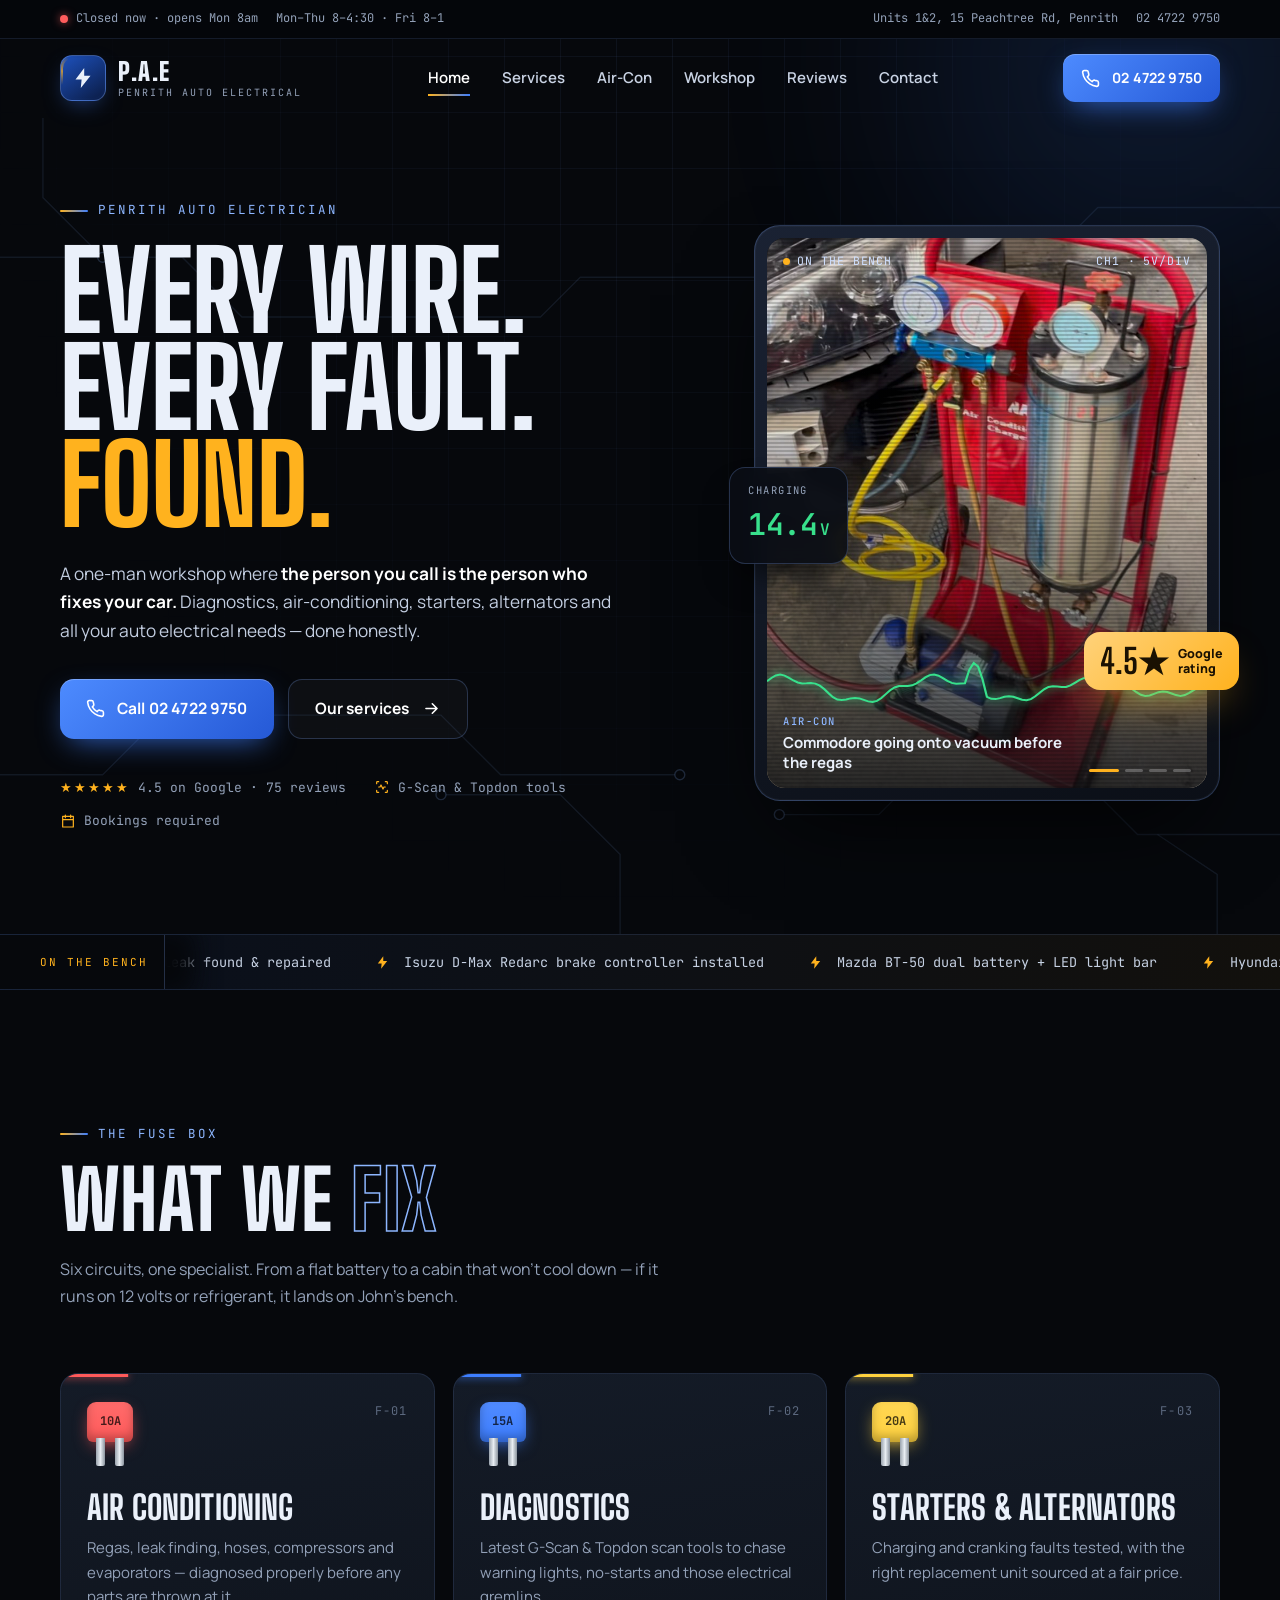
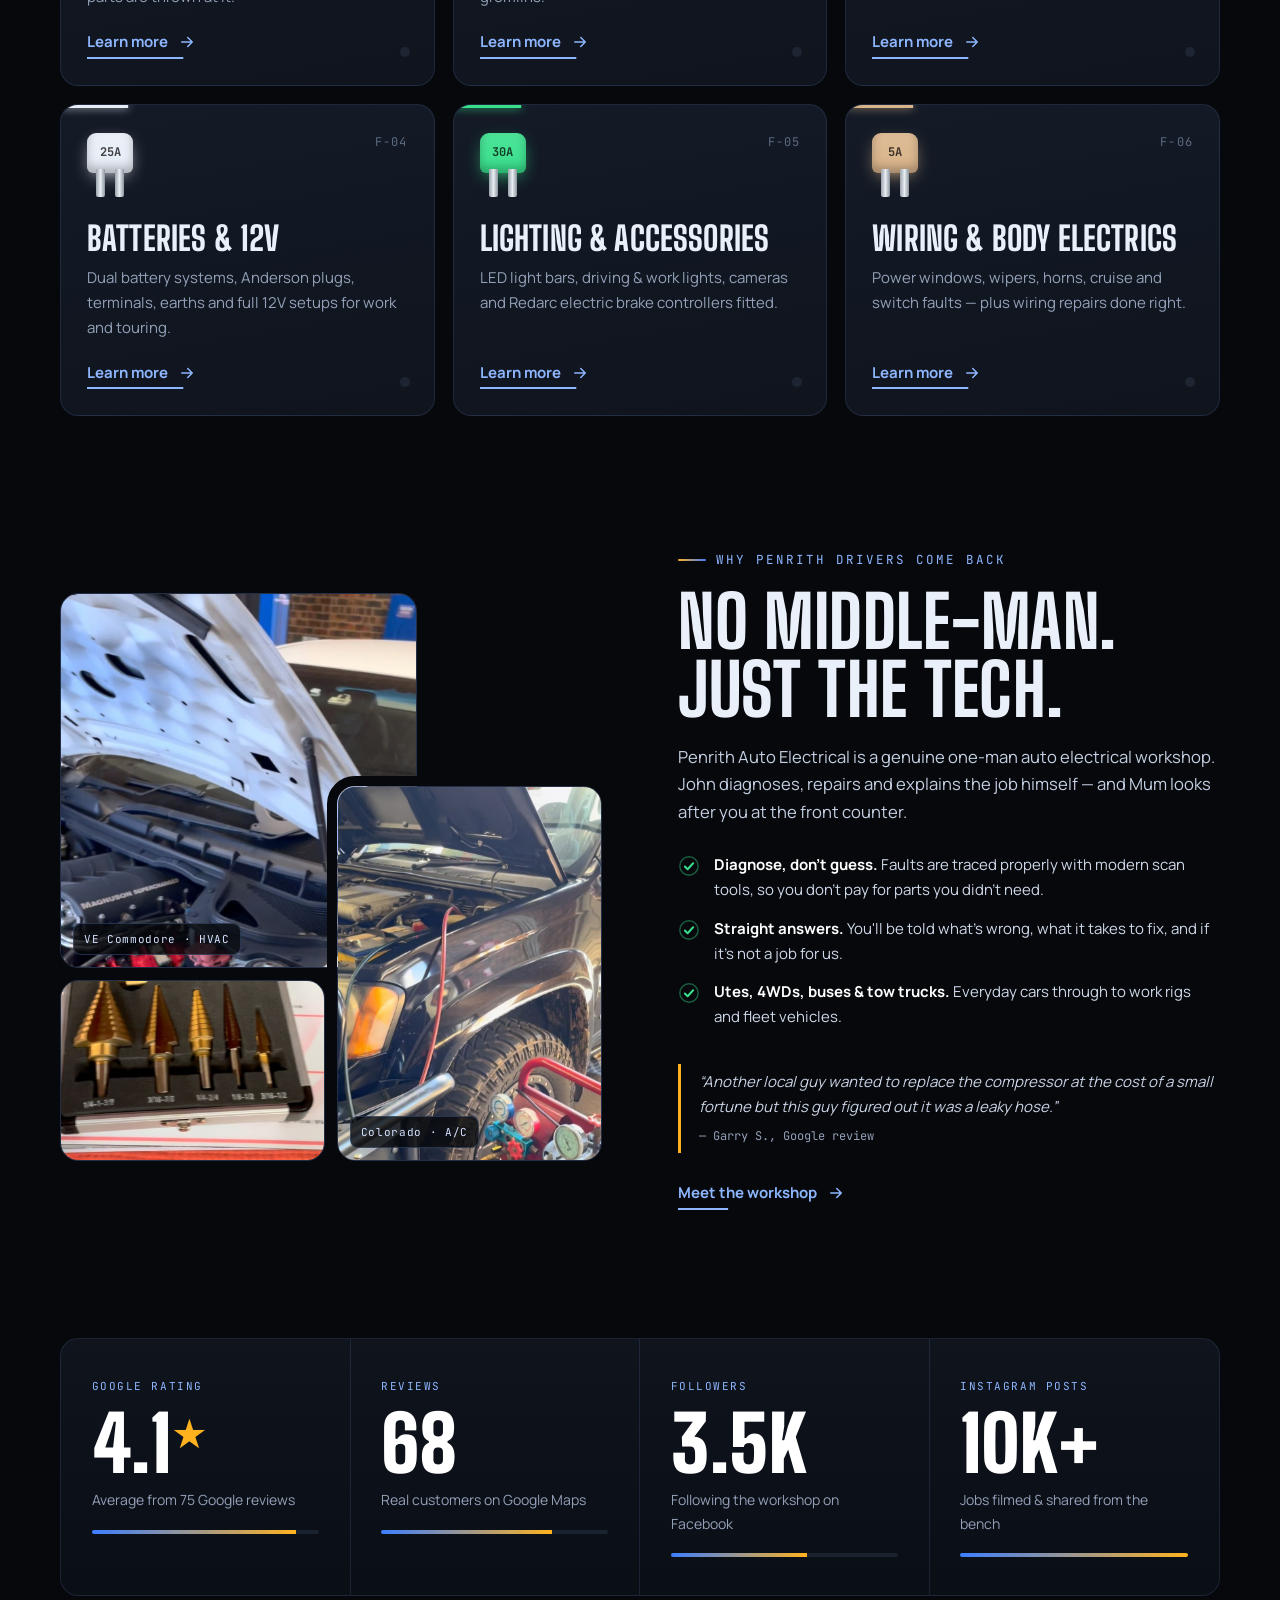
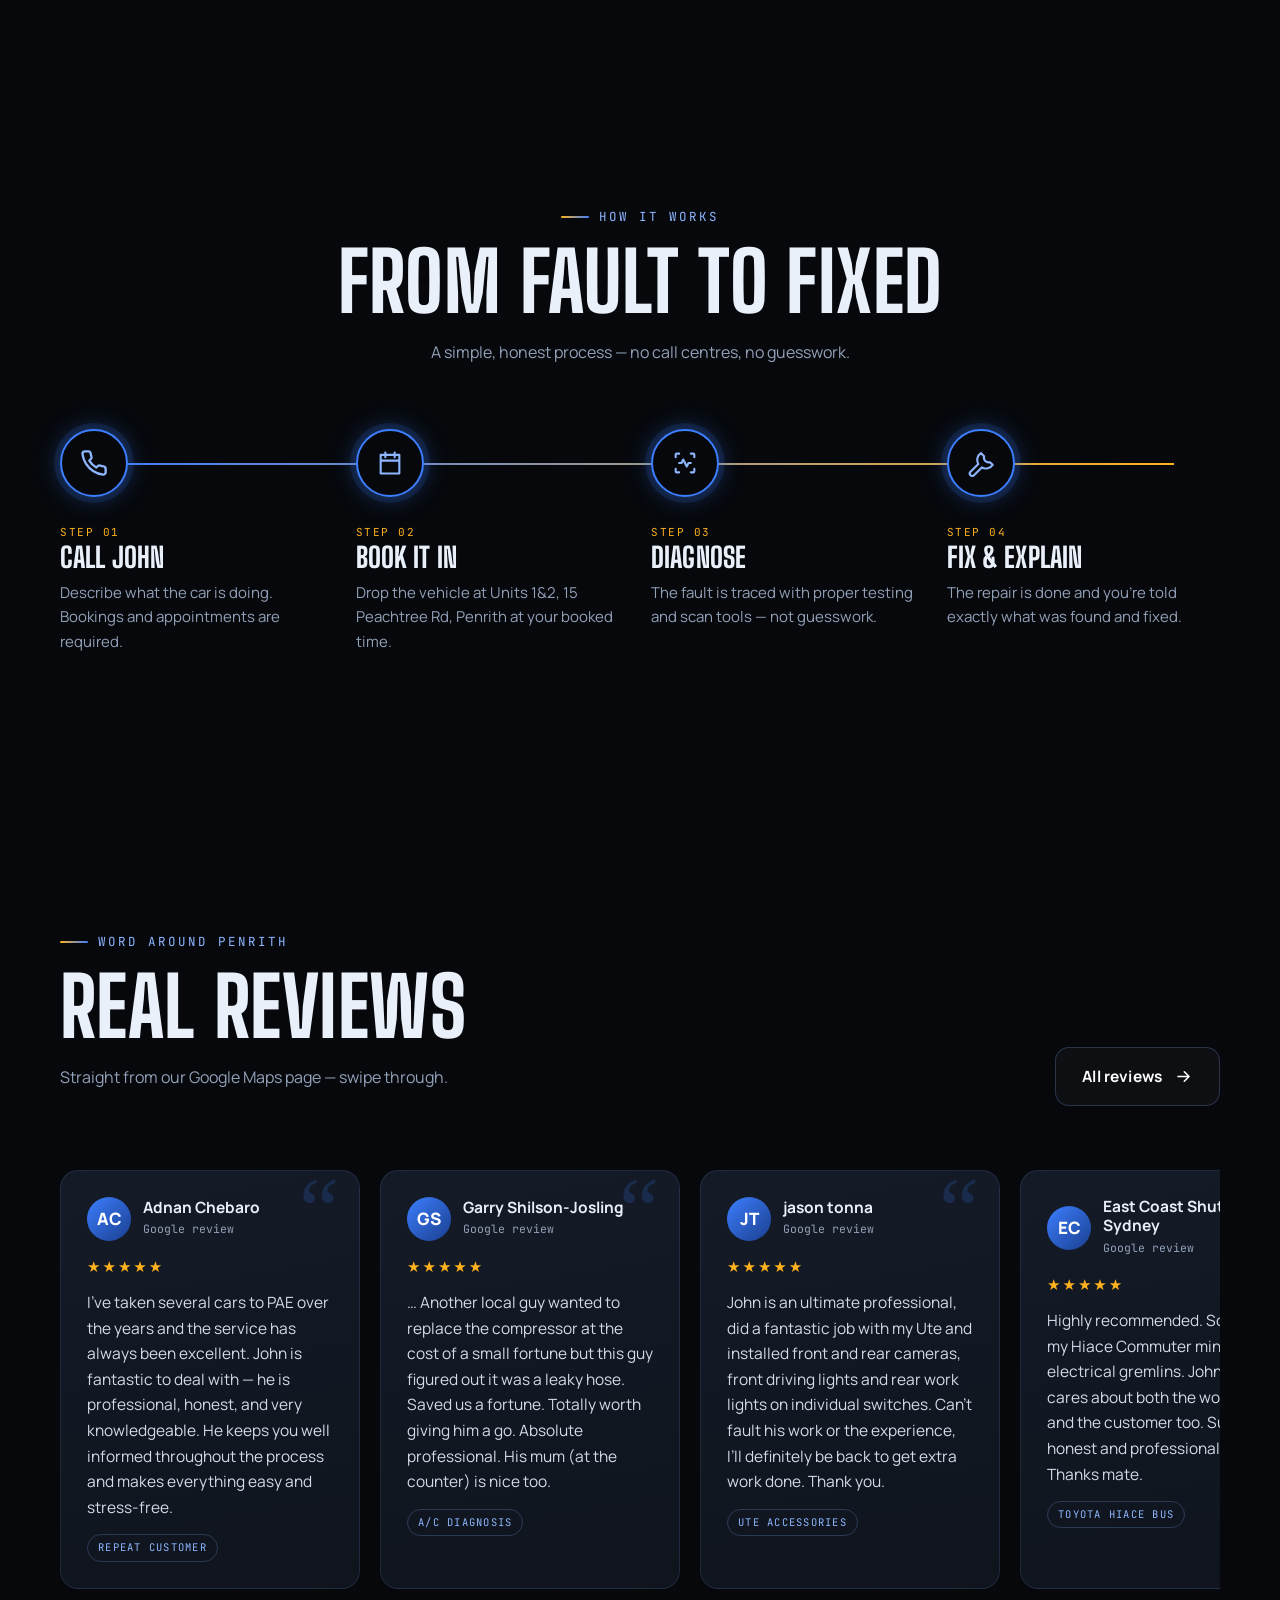
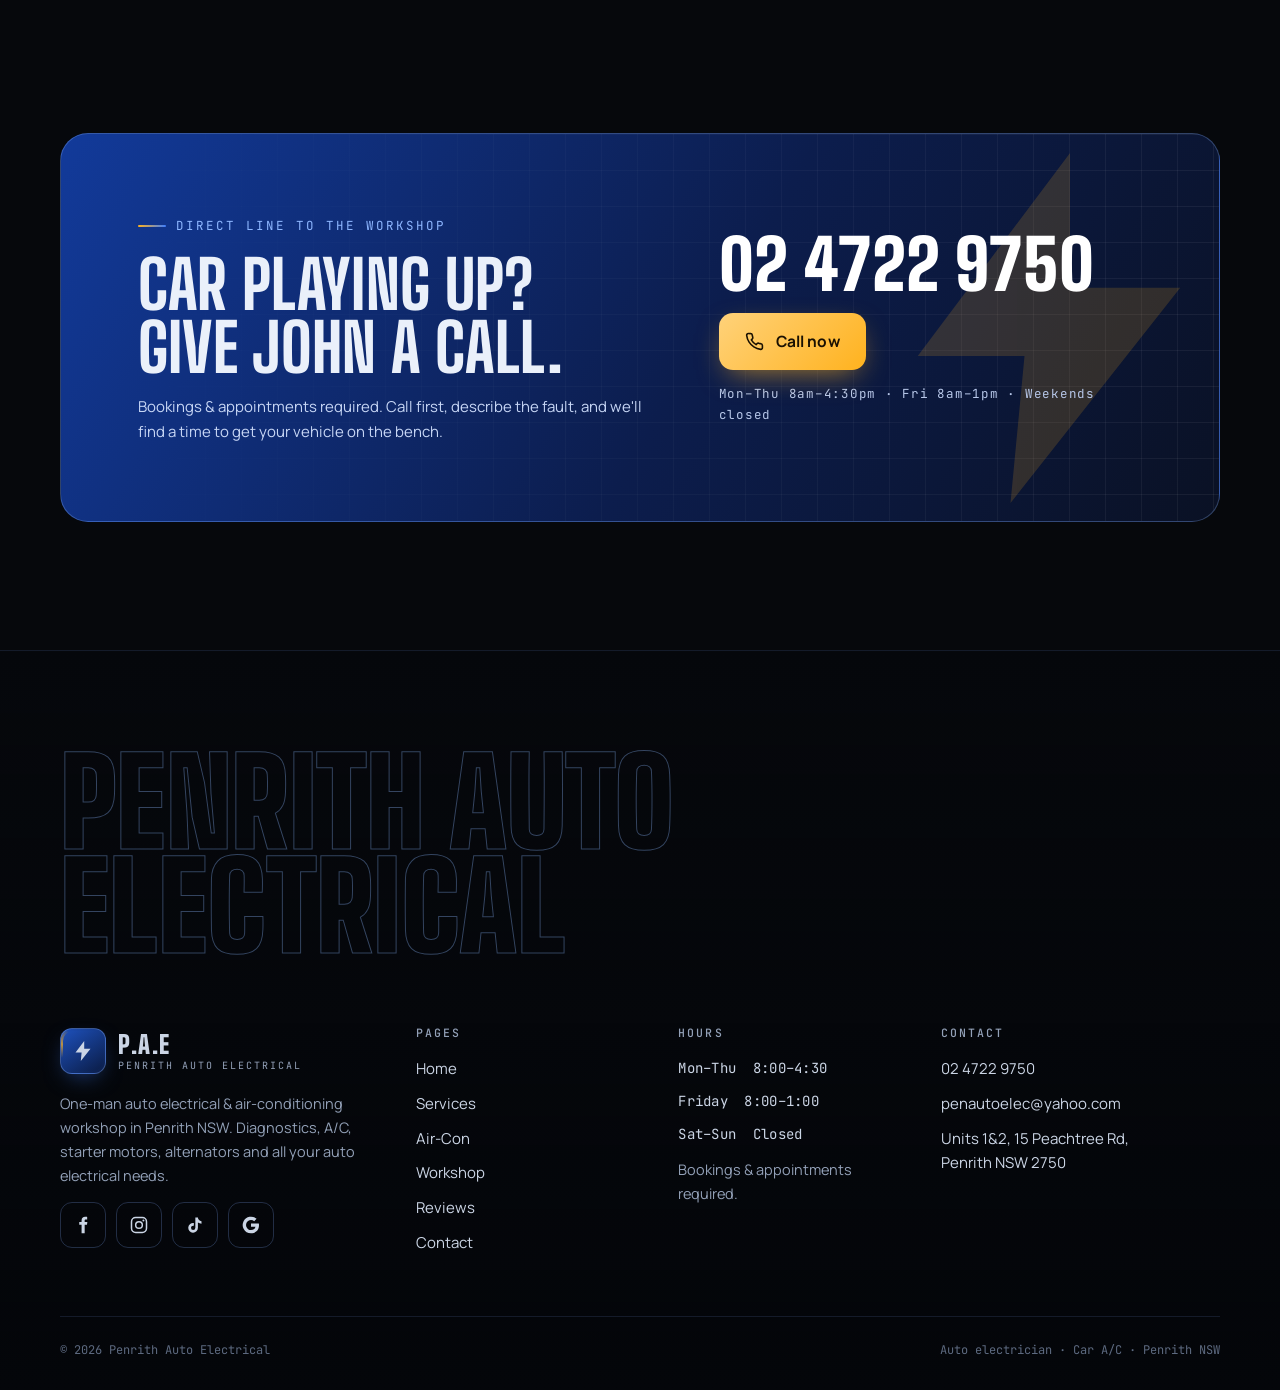
<file: index.html>
<!DOCTYPE html>
<html lang="en-AU">
<head>
<script src="site-safety.js"></script>
<meta charset="utf-8">
<meta name="viewport" content="width=device-width, initial-scale=1, viewport-fit=cover">
<meta name="robots" content="noindex, nofollow">
<title>Penrith Auto Electrical | Auto Electrician & Car Air-Con, Penrith NSW</title>
<meta name="description" content="One-man auto electrical &amp; air-conditioning workshop in Penrith NSW. Diagnostics, A/C regas &amp; repairs, starter motors, alternators, batteries, lighting &amp; accessories. Call 02 4722 9750.">
<meta name="theme-color" content="#06080c">

<meta property="og:type" content="website">
<meta property="og:site_name" content="Penrith Auto Electrical">
<meta property="og:locale" content="en_AU">
<meta property="og:title" content="Penrith Auto Electrical — Auto Electrician &amp; Car Air-Con, Penrith">
<meta property="og:description" content="One-man auto electrical &amp; air-conditioning workshop in Penrith NSW. Diagnostics, A/C regas &amp; repairs, starter motors, alternators, batteries, lighting &amp; accessories. Call 02 4722 9750.">

<meta property="og:image" content="https://konkos-design.github.io/penrith-auto-electrical/img/og.jpg">
<meta property="og:image:secure_url" content="https://konkos-design.github.io/penrith-auto-electrical/img/og.jpg">
<meta property="og:image:type" content="image/jpeg">
<meta property="og:image:width" content="1200">
<meta property="og:image:height" content="630">
<meta property="og:image:alt" content="Penrith Auto Electrical — auto electrician &amp; car air-conditioning, Penrith NSW">
<meta name="twitter:card" content="summary_large_image">
<meta name="twitter:title" content="Penrith Auto Electrical — Auto Electrician &amp; Car Air-Con, Penrith">
<meta name="twitter:description" content="One-man auto electrical &amp; air-conditioning workshop in Penrith NSW. Diagnostics, A/C regas &amp; repairs, starter motors, alternators, batteries, lighting &amp; accessories. Call 02 4722 9750.">
<meta name="twitter:image" content="https://konkos-design.github.io/penrith-auto-electrical/img/og.jpg">
<link rel="icon" href="img/favicon.svg" type="image/svg+xml">
<link rel="apple-touch-icon" href="img/apple-touch-icon.png">
<link rel="preload" href="fonts/bigshoulders.woff2" as="font" type="font/woff2" crossorigin>
<link rel="preload" href="fonts/manrope.woff2" as="font" type="font/woff2" crossorigin>
<link rel="stylesheet" href="css/style.css">
<script type="application/ld+json">{"@context":"https://schema.org","@type":"AutoRepair","name":"Penrith Auto Electrical","image":"https://konkos-design.github.io/penrith-auto-electrical/img/og.jpg","telephone":"+61 2 4722 9750","email":"penautoelec@yahoo.com","address":{"@type":"PostalAddress","streetAddress":"Units 1&2, 15 Peachtree Rd","addressLocality":"Penrith","addressRegion":"NSW","postalCode":"2750","addressCountry":"AU"},"geo":{"@type":"GeoCoordinates","latitude":-33.7468668,"longitude":150.6870238},"openingHoursSpecification":[{"@type":"OpeningHoursSpecification","dayOfWeek":["Monday","Tuesday","Wednesday","Thursday"],"opens":"08:00","closes":"16:30"},{"@type":"OpeningHoursSpecification","dayOfWeek":"Friday","opens":"08:00","closes":"13:00"}],"aggregateRating":{"@type":"AggregateRating","ratingValue":"4.5","reviewCount":"75"},"sameAs":["https://www.facebook.com/PenrithAutoElectrical","https://www.instagram.com/penrithautoelectrical/"]}</script>
<link rel="canonical" href="https://konkos-design.github.io/penrith-auto-electrical/">
<meta property="og:url" content="https://konkos-design.github.io/penrith-auto-electrical/">
<link rel="stylesheet" href="site-safety.css">
</head>
<body>
<a class="skip" href="#main">Skip to content</a>
<svg width="0" height="0" style="position:absolute" aria-hidden="true">
<defs>
<symbol id="i-bolt" viewBox="0 0 24 24"><path fill="currentColor" d="M13.2 2 4.5 13.6h6.1L9.8 22l9.7-12.3h-6.3L13.2 2z"/></symbol>
<symbol id="i-phone" viewBox="0 0 24 24"><path fill="none" stroke="currentColor" stroke-width="2" stroke-linecap="round" stroke-linejoin="round" d="M22 16.9v3a2 2 0 0 1-2.2 2 19.8 19.8 0 0 1-8.6-3.1 19.5 19.5 0 0 1-6-6A19.8 19.8 0 0 1 2.1 4.2 2 2 0 0 1 4.1 2h3a2 2 0 0 1 2 1.7c.1 1 .4 1.9.7 2.8a2 2 0 0 1-.5 2.1L8 9.9a16 16 0 0 0 6 6l1.3-1.3a2 2 0 0 1 2.1-.4c.9.3 1.8.6 2.8.7a2 2 0 0 1 1.7 2z"/></symbol>
<symbol id="i-arrow" viewBox="0 0 24 24"><path fill="none" stroke="currentColor" stroke-width="2" stroke-linecap="round" stroke-linejoin="round" d="M5 12h14M13 6l6 6-6 6"/></symbol>
<symbol id="i-check" viewBox="0 0 24 24"><circle cx="12" cy="12" r="10" fill="none" stroke="currentColor" stroke-width="1.6" opacity=".4"/><path fill="none" stroke="currentColor" stroke-width="2.2" stroke-linecap="round" stroke-linejoin="round" d="m7.5 12.5 3 3 6-6.5"/></symbol>
<symbol id="i-snow" viewBox="0 0 24 24"><path fill="none" stroke="currentColor" stroke-width="1.8" stroke-linecap="round" d="M12 2v20M4.9 6l14.2 12M19.1 6 4.9 18M9 3.5 12 6l3-2.5M9 20.5 12 18l3 2.5M3 9.5l3.6.8-1 3.5M21 14.5l-3.6-.8 1-3.5M3 14.5l3.6-.8-1-3.5M21 9.5l-3.6.8 1 3.5"/></symbol>
<symbol id="i-scan" viewBox="0 0 24 24"><path fill="none" stroke="currentColor" stroke-width="1.8" stroke-linecap="round" stroke-linejoin="round" d="M4 7V5a1 1 0 0 1 1-1h2M17 4h2a1 1 0 0 1 1 1v2M20 17v2a1 1 0 0 1-1 1h-2M7 20H5a1 1 0 0 1-1-1v-2M7 12h2l1.5-3 3 6 1.5-3h2"/></symbol>
<symbol id="i-cog" viewBox="0 0 24 24"><path fill="none" stroke="currentColor" stroke-width="1.8" stroke-linecap="round" stroke-linejoin="round" d="M12 15.5a3.5 3.5 0 1 0 0-7 3.5 3.5 0 0 0 0 7z"/><path fill="none" stroke="currentColor" stroke-width="1.8" stroke-linecap="round" stroke-linejoin="round" d="M19.4 15a1.7 1.7 0 0 0 .3 1.8l.1.1a2 2 0 1 1-2.8 2.8l-.1-.1a1.7 1.7 0 0 0-1.8-.3 1.7 1.7 0 0 0-1 1.5V21a2 2 0 1 1-4 0v-.1a1.7 1.7 0 0 0-1.1-1.5 1.7 1.7 0 0 0-1.8.3l-.1.1a2 2 0 1 1-2.8-2.8l.1-.1a1.7 1.7 0 0 0 .3-1.8 1.7 1.7 0 0 0-1.5-1H3a2 2 0 1 1 0-4h.1a1.7 1.7 0 0 0 1.5-1.1 1.7 1.7 0 0 0-.3-1.8l-.1-.1a2 2 0 1 1 2.8-2.8l.1.1a1.7 1.7 0 0 0 1.8.3H9a1.7 1.7 0 0 0 1-1.5V3a2 2 0 1 1 4 0v.1a1.7 1.7 0 0 0 1 1.5 1.7 1.7 0 0 0 1.8-.3l.1-.1a2 2 0 1 1 2.8 2.8l-.1.1a1.7 1.7 0 0 0-.3 1.8V9a1.7 1.7 0 0 0 1.5 1H21a2 2 0 1 1 0 4h-.1a1.7 1.7 0 0 0-1.5 1z"/></symbol>
<symbol id="i-battery" viewBox="0 0 24 24"><path fill="none" stroke="currentColor" stroke-width="1.8" stroke-linecap="round" stroke-linejoin="round" d="M3 8h18v11H3zM7 8V5.5M17 8V5.5M6.5 13.5h3M14.5 13.5h3M16 12v3"/></symbol>
<symbol id="i-light" viewBox="0 0 24 24"><path fill="none" stroke="currentColor" stroke-width="1.8" stroke-linecap="round" stroke-linejoin="round" d="M9 18h6M10 21h4M12 3a6 6 0 0 0-3.5 10.9c.6.5 1 1.2 1 2V16h5v-.1c0-.8.4-1.5 1-2A6 6 0 0 0 12 3z"/></symbol>
<symbol id="i-plug" viewBox="0 0 24 24"><path fill="none" stroke="currentColor" stroke-width="1.8" stroke-linecap="round" stroke-linejoin="round" d="M9 2v5M15 2v5M6 7h12v4a6 6 0 0 1-12 0V7zM12 17v5"/></symbol>
<symbol id="i-camera" viewBox="0 0 24 24"><path fill="none" stroke="currentColor" stroke-width="1.8" stroke-linecap="round" stroke-linejoin="round" d="M3 8a2 2 0 0 1 2-2h2l1.5-2h7L17 6h2a2 2 0 0 1 2 2v10a2 2 0 0 1-2 2H5a2 2 0 0 1-2-2V8z"/><circle cx="12" cy="13" r="3.5" fill="none" stroke="currentColor" stroke-width="1.8"/></symbol>
<symbol id="i-window" viewBox="0 0 24 24"><path fill="none" stroke="currentColor" stroke-width="1.8" stroke-linecap="round" stroke-linejoin="round" d="M3 18h18M5 18 8 7h9l2 11M12 10v5M10 13l2 2 2-2"/></symbol>
<symbol id="i-truck" viewBox="0 0 24 24"><path fill="none" stroke="currentColor" stroke-width="1.8" stroke-linecap="round" stroke-linejoin="round" d="M2 6h12v10H2zM14 9h4l3 3.5V16h-7zM6.5 19a2 2 0 1 0 0-4 2 2 0 0 0 0 4zM17.5 19a2 2 0 1 0 0-4 2 2 0 0 0 0 4z"/></symbol>
<symbol id="i-clock" viewBox="0 0 24 24"><circle cx="12" cy="12" r="9" fill="none" stroke="currentColor" stroke-width="1.8"/><path fill="none" stroke="currentColor" stroke-width="1.8" stroke-linecap="round" d="M12 7v5l3 2"/></symbol>
<symbol id="i-pin" viewBox="0 0 24 24"><path fill="none" stroke="currentColor" stroke-width="1.8" stroke-linecap="round" stroke-linejoin="round" d="M12 21s-7-6.2-7-11.5a7 7 0 0 1 14 0C19 14.8 12 21 12 21z"/><circle cx="12" cy="9.5" r="2.5" fill="none" stroke="currentColor" stroke-width="1.8"/></symbol>
<symbol id="i-mail" viewBox="0 0 24 24"><path fill="none" stroke="currentColor" stroke-width="1.8" stroke-linecap="round" stroke-linejoin="round" d="M3 6h18v12H3zM3 7l9 6 9-6"/></symbol>
<symbol id="i-star" viewBox="0 0 24 24"><path fill="currentColor" d="m12 2.5 2.9 6 6.6.8-4.9 4.6 1.3 6.6L12 17.3l-5.9 3.2 1.3-6.6-4.9-4.6 6.6-.8z"/></symbol>
<symbol id="i-alert" viewBox="0 0 24 24"><path fill="none" stroke="currentColor" stroke-width="1.8" stroke-linecap="round" stroke-linejoin="round" d="M12 3 2 20h20L12 3zM12 10v4M12 17h.01"/></symbol>
<symbol id="i-wrench" viewBox="0 0 24 24"><path fill="none" stroke="currentColor" stroke-width="1.8" stroke-linecap="round" stroke-linejoin="round" d="M14.7 6.3a4 4 0 0 0 5 5L22 13.6a7 7 0 0 1-9.3 2.2L6 22.5a2.1 2.1 0 0 1-3-3l6.7-6.7a7 7 0 0 1 2.2-9.3l2.3 2.3a4 4 0 0 0 .5.5z"/></symbol>
<symbol id="i-cal" viewBox="0 0 24 24"><path fill="none" stroke="currentColor" stroke-width="1.8" stroke-linecap="round" stroke-linejoin="round" d="M4 5h16v16H4zM4 10h16M8 3v4M16 3v4"/></symbol>
<symbol id="i-chat" viewBox="0 0 24 24"><path fill="none" stroke="currentColor" stroke-width="1.8" stroke-linecap="round" stroke-linejoin="round" d="M21 12a8 8 0 0 1-11.6 7.1L4 20.5l1.4-5A8 8 0 1 1 21 12z"/></symbol>
<symbol id="i-temp" viewBox="0 0 24 24"><path fill="none" stroke="currentColor" stroke-width="1.8" stroke-linecap="round" stroke-linejoin="round" d="M14 14.8V4a2 2 0 0 0-4 0v10.8a4 4 0 1 0 4 0zM12 9v7"/></symbol>
<symbol id="i-wind" viewBox="0 0 24 24"><path fill="none" stroke="currentColor" stroke-width="1.8" stroke-linecap="round" stroke-linejoin="round" d="M3 8h11a3 3 0 1 0-3-3M3 12h16a3 3 0 1 1-3 3M3 16h7"/></symbol>
<symbol id="i-drop" viewBox="0 0 24 24"><path fill="none" stroke="currentColor" stroke-width="1.8" stroke-linecap="round" stroke-linejoin="round" d="M12 3s6 6.6 6 11a6 6 0 0 1-12 0c0-4.4 6-11 6-11z"/></symbol>
<symbol id="i-sound" viewBox="0 0 24 24"><path fill="none" stroke="currentColor" stroke-width="1.8" stroke-linecap="round" stroke-linejoin="round" d="M4 9v6h4l5 4V5L8 9H4zM16.5 8.5a5 5 0 0 1 0 7M19 6a8.5 8.5 0 0 1 0 12"/></symbol>
<symbol id="i-nose" viewBox="0 0 24 24"><path fill="none" stroke="currentColor" stroke-width="1.8" stroke-linecap="round" stroke-linejoin="round" d="M5 7c2-2 4 2 6 0s4-2 6 0M5 12c2-2 4 2 6 0s4-2 6 0M5 17c2-2 4 2 6 0s4-2 6 0"/></symbol>
<symbol id="i-fog" viewBox="0 0 24 24"><path fill="none" stroke="currentColor" stroke-width="1.8" stroke-linecap="round" stroke-linejoin="round" d="M4 15h16M6 19h12M7 11a5 5 0 0 1 10 0"/></symbol>
<symbol id="i-fb" viewBox="0 0 24 24"><path fill="currentColor" d="M14 8.5V6.8c0-.8.2-1.3 1.4-1.3H17V2.3c-.3 0-1.3-.1-2.5-.1-2.5 0-4.2 1.5-4.2 4.3v2H7.5v3.3h2.8V22H14v-10.2h2.8l.4-3.3H14z"/></symbol>
<symbol id="i-ig" viewBox="0 0 24 24"><rect x="3" y="3" width="18" height="18" rx="5" fill="none" stroke="currentColor" stroke-width="1.8"/><circle cx="12" cy="12" r="4" fill="none" stroke="currentColor" stroke-width="1.8"/><circle cx="17.3" cy="6.7" r="1.2" fill="currentColor"/></symbol>
<symbol id="i-tt" viewBox="0 0 24 24"><path fill="currentColor" d="M16.6 5.8A4.3 4.3 0 0 1 15.5 3h-3.1v12.4a2.6 2.6 0 1 1-2.6-2.6c.3 0 .5 0 .8.1V9.7a5.8 5.8 0 1 0 4.9 5.7V9.1a7.4 7.4 0 0 0 4.3 1.4V7.4a4.3 4.3 0 0 1-3.2-1.6z"/></symbol>
<symbol id="i-google" viewBox="0 0 24 24"><path fill="currentColor" d="M21.6 12.2c0-.7-.1-1.4-.2-2H12v3.8h5.4a4.6 4.6 0 0 1-2 3v2.5h3.2c1.9-1.7 3-4.3 3-7.3zM12 22c2.7 0 5-.9 6.6-2.4l-3.2-2.5c-.9.6-2 1-3.4 1-2.6 0-4.8-1.8-5.6-4.1H3.1v2.6A10 10 0 0 0 12 22zM6.4 14a6 6 0 0 1 0-3.9V7.5H3.1a10 10 0 0 0 0 9L6.4 14zM12 6c1.5 0 2.8.5 3.8 1.5l2.9-2.9A10 10 0 0 0 3.1 7.5L6.4 10C7.2 7.7 9.4 6 12 6z"/></symbol>
</defs></svg>
<div class="pt" aria-hidden="true"><span></span></div>
<div class="progress" aria-hidden="true"></div>
<div class="grid-bg" aria-hidden="true"></div>
<div class="glow-bg" aria-hidden="true"></div>
<div class="statusbar">
  <div class="wrap">
    <div class="left">
      <span class="led" data-open-status><i></i><span>Checking hours…</span></span>
      <span class="hide-s">Mon–Thu 8–4:30 · Fri 8–1</span>
    </div>
    <div class="right">
      <span class="hide-s">Units 1&amp;2, 15 Peachtree Rd, Penrith</span>
      <a href="tel:+61247229750">02 4722 9750</a>
    </div>
  </div>
</div>
<header class="header">
  <div class="wrap">
    <a class="logo" href="index.html" aria-label="Penrith Auto Electrical — home">
      <span class="logo-mark"><svg aria-hidden="true"><use href="#i-bolt"/></svg></span>
      <span class="logo-text"><b>P.A.E</b><small>Penrith Auto Electrical</small></span>
    </a>
    <nav class="nav" aria-label="Main"><a href="index.html" class="active" aria-current="page">Home</a><a href="services.html">Services</a><a href="air-conditioning.html">Air-Con</a><a href="workshop.html">Workshop</a><a href="reviews.html">Reviews</a><a href="contact.html">Contact</a></nav>
    <div class="header-cta">
      <a class="btn btn-primary btn-sm" href="tel:+61247229750" aria-label="Call 02 4722 9750"><svg aria-hidden="true"><use href="#i-phone"/></svg><span class="btn-call-text">02 4722 9750</span></a>
      <button class="burger" aria-label="Menu" aria-expanded="false"><span></span><span></span><span></span></button>
    </div>
  </div>
</header>
<div class="drawer" aria-label="Mobile menu">
  <nav><a href="index.html" class="active"><small>01</small>Home</a><a href="services.html"><small>02</small>Services</a><a href="air-conditioning.html"><small>03</small>Air-Con</a><a href="workshop.html"><small>04</small>Workshop</a><a href="reviews.html"><small>05</small>Reviews</a><a href="contact.html"><small>06</small>Contact</a></nav>
  <div class="drawer-foot">
    <a class="btn btn-amber" href="tel:+61247229750"><svg aria-hidden="true"><use href="#i-phone"/></svg>Call 02 4722 9750</a>
    <p>Units 1&amp;2, 15 Peachtree Rd, Penrith NSW 2750</p>
  </div>
</div>

<main id="main">
<section class="hero">
  <svg class="hero-circuit" viewBox="0 0 1440 820" preserveAspectRatio="xMidYMid slice" aria-hidden="true">
<path d="M0 140 H260 L320 200 H620 L660 160 H900"/><path d="M0 660 H180 L240 600 H520 L580 660 H760"/>
<path d="M1440 90 H1180 L1120 150 H980"/><path d="M1440 720 H1220 L1160 660 H1000 L960 700 H860"/>
<path d="M120 0 V80 L180 140"/><path d="M1300 820 V760 L1240 720"/><path d="M700 820 V740 L640 680 H520"/>
<path class="pulse" d="M0 140 H260 L320 200 H620 L660 160 H900"/><path class="pulse a" d="M1440 720 H1220 L1160 660 H1000 L960 700 H860"/>
<path class="pulse" style="animation-delay:-2s" d="M0 660 H180 L240 600 H520 L580 660 H760"/><path class="pulse a" style="animation-delay:-5s" d="M1440 90 H1180 L1120 150 H980"/>
<circle cx="900" cy="160" r="5"/><circle cx="760" cy="660" r="5"/><circle cx="980" cy="150" r="5"/><circle cx="860" cy="700" r="5"/><circle cx="520" cy="680" r="5"/><circle cx="180" cy="140" r="5"/>
</svg>
  <div class="wrap hero-grid">
    <div>
      <span class="eyebrow rv">Penrith auto electrician</span>
      <h1 class="split"><span class="line">Every wire.</span><span class="line">Every fault.</span><span class="line"><em>Found.</em></span></h1>
      <p class="hero-lead rv" style="--d:.35s">A one-man workshop where <b>the person you call is the person who fixes your car.</b> Diagnostics, air-conditioning, starters, alternators and all your auto electrical needs — done honestly.</p>
      <div class="hero-actions rv" style="--d:.5s">
        <a class="btn btn-primary" href="tel:+61247229750"><svg aria-hidden="true"><use href="#i-phone"/></svg>Call 02 4722 9750</a>
        <a class="btn btn-ghost" href="services.html">Our services <svg aria-hidden="true"><use href="#i-arrow"/></svg></a>
      </div>
      <div class="hero-meta rv" style="--d:.65s">
        <span><span class="stars">★★★★★</span> 4.5 on Google · 75 reviews</span>
        <span><svg aria-hidden="true"><use href="#i-scan"/></svg>G-Scan &amp; Topdon tools</span>
        <span><svg aria-hidden="true"><use href="#i-cal"/></svg>Bookings required</span>
      </div>
    </div>
    <div class="rv r" style="--d:.3s">
      <div class="scope">
        <div class="scope-screen">
          <img src="img/ac-station.jpg" alt="Air-conditioning service station connected to a Holden Commodore" data-tag="Air-con" data-cap="Commodore going onto vacuum before the regas" class="on">
          <img src="img/colorado-ac.jpg" alt="Holden Colorado on the hoist for an air-con repair" data-tag="Air-con" data-cap="Colorado A/C issue found &amp; repaired" loading="lazy">
          <img src="img/ldv-anderson.jpg" alt="LDV T60 ute tray with new Anderson plug wiring" data-tag="Accessories" data-cap="LDV T60 Anderson plug install" loading="lazy">
          <img src="img/dmax-brake.jpg" alt="Isuzu D-Max interior after Redarc brake controller install" data-tag="Accessories" data-cap="D-Max Redarc brake controller fitted" loading="lazy">
          <div class="scope-hud"><span class="rec"><i></i>ON THE BENCH</span><span>CH1 · 5V/DIV</span></div>
          <svg class="scope-wave" viewBox="0 0 400 70" preserveAspectRatio="none" aria-hidden="true"><path d="M0 35 H400"/></svg>
          <div class="scope-cap"><p></p><div class="scope-dots"><i></i><i></i><i></i><i></i></div></div>
        </div>
        <div class="volt" aria-hidden="true"><small>CHARGING</small><b data-volt>14.2<span>V</span></b></div>
        <div class="badge-float"><b>4.5★</b><span>Google<br>rating</span></div>
      </div>
    </div>
  </div>
</section>

<div class="ticker" aria-label="Recent jobs">
  <span class="ticker-label">On the bench</span>
  <div class="ticker-track"><span class="ticker-item"><svg aria-hidden="true"><use href="#i-bolt"/></svg>FG Falcon A/C leak found &amp; repaired</span><span class="ticker-item"><svg aria-hidden="true"><use href="#i-bolt"/></svg>Isuzu D-Max Redarc brake controller installed</span><span class="ticker-item"><svg aria-hidden="true"><use href="#i-bolt"/></svg>Mazda BT-50 dual battery + LED light bar</span><span class="ticker-item"><svg aria-hidden="true"><use href="#i-bolt"/></svg>Hyundai i20 bad connection at terminals &amp; earth</span><span class="ticker-item"><svg aria-hidden="true"><use href="#i-bolt"/></svg>Nissan Dualis — no cruise, horn or radio controls</span><span class="ticker-item"><svg aria-hidden="true"><use href="#i-bolt"/></svg>LDV T60 Anderson plug install</span><span class="ticker-item"><svg aria-hidden="true"><use href="#i-bolt"/></svg>Mitsubishi Triton regas</span><span class="ticker-item"><svg aria-hidden="true"><use href="#i-bolt"/></svg>Holden Colorado light bar removed</span><span class="ticker-item"><svg aria-hidden="true"><use href="#i-bolt"/></svg>Toyota Tarago alarm removal</span><span class="ticker-item"><svg aria-hidden="true"><use href="#i-bolt"/></svg>Ix35 power window issue</span><span class="ticker-item"><svg aria-hidden="true"><use href="#i-bolt"/></svg>BYD Shark 6 electric brake controller</span><span class="ticker-item"><svg aria-hidden="true"><use href="#i-bolt"/></svg>Boat trailer lights sorted</span><span class="ticker-item"><svg aria-hidden="true"><use href="#i-bolt"/></svg>VE Commodore interchiller &amp; cabin A/C cooling</span></div>
</div>

<section class="section">
  <div class="wrap">
    <div class="sec-head">
      <span class="eyebrow rv">The fuse box</span>
      <h2 class="split">What we <span class="outline">fix</span></h2>
      <p class="rv">Six circuits, one specialist. From a flat battery to a cabin that won't cool down — if it runs on 12 volts or refrigerant, it lands on John's bench.</p>
    </div>
    <div class="fuse-panel"><a class="fuse rv" href="air-conditioning.html" style="--fc:#ff5a5a;--d:0.00s" data-tilt>
  <div class="fuse-top"><div class="fuse-blade" aria-hidden="true"><div class="body">10A</div><div class="leg l"></div><div class="leg r"></div></div><span class="fuse-num">F-01</span></div>
  <h3>Air Conditioning</h3><p>Regas, leak finding, hoses, compressors and evaporators — diagnosed properly before any parts are thrown at it.</p>
  <span class="link-arrow">Learn more <svg aria-hidden="true"><use href="#i-arrow"/></svg></span><i class="led-dot" aria-hidden="true"></i>
</a><a class="fuse rv" href="services.html#diagnostics" style="--fc:#3d7eff;--d:0.08s" data-tilt>
  <div class="fuse-top"><div class="fuse-blade" aria-hidden="true"><div class="body">15A</div><div class="leg l"></div><div class="leg r"></div></div><span class="fuse-num">F-02</span></div>
  <h3>Diagnostics</h3><p>Latest G-Scan &amp; Topdon scan tools to chase warning lights, no-starts and those electrical gremlins.</p>
  <span class="link-arrow">Learn more <svg aria-hidden="true"><use href="#i-arrow"/></svg></span><i class="led-dot" aria-hidden="true"></i>
</a><a class="fuse rv" href="services.html#starters" style="--fc:#ffd23f;--d:0.16s" data-tilt>
  <div class="fuse-top"><div class="fuse-blade" aria-hidden="true"><div class="body">20A</div><div class="leg l"></div><div class="leg r"></div></div><span class="fuse-num">F-03</span></div>
  <h3>Starters &amp; Alternators</h3><p>Charging and cranking faults tested, with the right replacement unit sourced at a fair price.</p>
  <span class="link-arrow">Learn more <svg aria-hidden="true"><use href="#i-arrow"/></svg></span><i class="led-dot" aria-hidden="true"></i>
</a><a class="fuse rv" href="services.html#battery" style="--fc:#e8eef7;--d:0.24s" data-tilt>
  <div class="fuse-top"><div class="fuse-blade" aria-hidden="true"><div class="body">25A</div><div class="leg l"></div><div class="leg r"></div></div><span class="fuse-num">F-04</span></div>
  <h3>Batteries &amp; 12V</h3><p>Dual battery systems, Anderson plugs, terminals, earths and full 12V setups for work and touring.</p>
  <span class="link-arrow">Learn more <svg aria-hidden="true"><use href="#i-arrow"/></svg></span><i class="led-dot" aria-hidden="true"></i>
</a><a class="fuse rv" href="services.html#lighting" style="--fc:#38e08c;--d:0.32s" data-tilt>
  <div class="fuse-top"><div class="fuse-blade" aria-hidden="true"><div class="body">30A</div><div class="leg l"></div><div class="leg r"></div></div><span class="fuse-num">F-05</span></div>
  <h3>Lighting &amp; Accessories</h3><p>LED light bars, driving &amp; work lights, cameras and Redarc electric brake controllers fitted.</p>
  <span class="link-arrow">Learn more <svg aria-hidden="true"><use href="#i-arrow"/></svg></span><i class="led-dot" aria-hidden="true"></i>
</a><a class="fuse rv" href="services.html#body" style="--fc:#d9b48a;--d:0.40s" data-tilt>
  <div class="fuse-top"><div class="fuse-blade" aria-hidden="true"><div class="body">5A</div><div class="leg l"></div><div class="leg r"></div></div><span class="fuse-num">F-06</span></div>
  <h3>Wiring &amp; Body Electrics</h3><p>Power windows, wipers, horns, cruise and switch faults — plus wiring repairs done right.</p>
  <span class="link-arrow">Learn more <svg aria-hidden="true"><use href="#i-arrow"/></svg></span><i class="led-dot" aria-hidden="true"></i>
</a></div>
  </div>
</section>

<section class="section" style="padding-top:0">
  <div class="wrap direct">
    <div class="collage">
      <figure class="c1 img-reveal"><img src="img/hvac-program.jpg" alt="VE Commodore engine bay during HVAC programming" loading="lazy"><span class="tag">VE Commodore · HVAC</span></figure>
      <figure class="c2 img-reveal" style="transition-delay:.2s"><img src="img/colorado-ac.jpg" alt="Holden Colorado air-con repair" loading="lazy"><span class="tag">Colorado · A/C</span></figure>
      <figure class="c3 img-reveal" style="transition-delay:.35s"><img src="img/new-tools.jpg" alt="New step drill set in the workshop" loading="lazy"></figure>
    </div>
    <div>
      <span class="eyebrow rv">Why Penrith drivers come back</span>
      <h2 class="split" style="font-size:clamp(40px,5.6vw,76px);margin:16px 0 20px">No middle-man. Just the tech.</h2>
      <p class="lead rv">Penrith Auto Electrical is a genuine one-man auto electrical workshop. John diagnoses, repairs and explains the job himself — and Mum looks after you at the front counter.</p>
      <ul class="check-list">
        <li class="rv" style="--d:.05s"><svg aria-hidden="true"><use href="#i-check"/></svg><span><b>Diagnose, don't guess.</b> Faults are traced properly with modern scan tools, so you don't pay for parts you didn't need.</span></li>
        <li class="rv" style="--d:.1s"><svg aria-hidden="true"><use href="#i-check"/></svg><span><b>Straight answers.</b> You'll be told what's wrong, what it takes to fix, and if it's not a job for us.</span></li>
        <li class="rv" style="--d:.15s"><svg aria-hidden="true"><use href="#i-check"/></svg><span><b>Utes, 4WDs, buses &amp; tow trucks.</b> Everyday cars through to work rigs and fleet vehicles.</span></li>
      </ul>
      <blockquote class="quote-mini rv">“Another local guy wanted to replace the compressor at the cost of a small fortune but this guy figured out it was a leaky hose.”<cite>— Garry S., Google review</cite></blockquote>
      <a class="link-arrow rv" href="workshop.html">Meet the workshop <svg aria-hidden="true"><use href="#i-arrow"/></svg></a>
    </div>
  </div>
</section>

<section class="section" style="padding-top:0">
  <div class="wrap">
    <div class="stats">
      <div class="stat"><small>Google rating</small><b data-count="4.5">4.5<sup>★</sup></b><span>Average from 75 Google reviews</span><div class="meter"><i style="--w:90%"></i></div></div>
      <div class="stat"><small>Reviews</small><b data-count="75">75</b><span>Real customers on Google Maps</span><div class="meter"><i style="--w:75%"></i></div></div>
      <div class="stat"><small>Followers</small><b data-count="3.8" data-suffix="K">3.8K</b><span>Following the workshop on Facebook</span><div class="meter"><i style="--w:60%"></i></div></div>
      <div class="stat"><small>Instagram posts</small><b data-count="11" data-suffix="K+">11K+</b><span>Jobs filmed &amp; shared from the bench</span><div class="meter"><i style="--w:100%"></i></div></div>
    </div>
  </div>
</section>

<section class="section" style="padding-top:clamp(40px,6vw,80px)">
  <div class="wrap">
    <div class="sec-head center">
      <span class="eyebrow rv">How it works</span>
      <h2 class="split">From fault to fixed</h2>
      <p class="rv">A simple, honest process — no call centres, no guesswork.</p>
    </div>
    <div class="steps">
      <div class="steps-line"><i></i></div>
      <div class="step rv"><div class="step-node"><svg aria-hidden="true"><use href="#i-phone"/></svg></div><small>STEP 01</small><h3>Call John</h3><p>Describe what the car is doing. Bookings and appointments are required.</p></div>
      <div class="step rv" style="--d:.12s"><div class="step-node"><svg aria-hidden="true"><use href="#i-cal"/></svg></div><small>STEP 02</small><h3>Book it in</h3><p>Drop the vehicle at Units 1&amp;2, 15 Peachtree Rd, Penrith at your booked time.</p></div>
      <div class="step rv" style="--d:.24s"><div class="step-node"><svg aria-hidden="true"><use href="#i-scan"/></svg></div><small>STEP 03</small><h3>Diagnose</h3><p>The fault is traced with proper testing and scan tools — not guesswork.</p></div>
      <div class="step rv" style="--d:.36s"><div class="step-node"><svg aria-hidden="true"><use href="#i-wrench"/></svg></div><small>STEP 04</small><h3>Fix &amp; explain</h3><p>The repair is done and you're told exactly what was found and fixed.</p></div>
    </div>
  </div>
</section>

<section class="section">
  <div class="wrap">
    <div class="sec-head" style="display:flex;justify-content:space-between;align-items:flex-end;gap:24px;flex-wrap:wrap;max-width:none">
      <div style="max-width:700px">
        <span class="eyebrow rv">Word around Penrith</span>
        <h2 class="split">Real reviews</h2>
        <p class="rv">Straight from our Google Maps page — swipe through.</p>
      </div>
      <a class="btn btn-ghost rv" href="reviews.html">All reviews <svg aria-hidden="true"><use href="#i-arrow"/></svg></a>
    </div>
    <div class="rev-slider"><article class="rev rv" style="--d:0.00s" data-tags="general">
  <div class="rev-head"><span class="avatar" aria-hidden="true">AC</span><div><b>Adnan Chebaro</b><small>Google review</small></div></div>
  <span class="stars" aria-label="5 out of 5 stars">★★★★★</span>
  <p>I’ve taken several cars to PAE over the years and the service has always been excellent. John is fantastic to deal with — he is professional, honest, and very knowledgeable. He keeps you well informed throughout the process and makes everything easy and stress-free.</p>
  <span class="tagline">Repeat customer</span>
  
</article><article class="rev rv" style="--d:0.08s" data-tags="ac">
  <div class="rev-head"><span class="avatar" aria-hidden="true">GS</span><div><b>Garry Shilson-Josling</b><small>Google review</small></div></div>
  <span class="stars" aria-label="5 out of 5 stars">★★★★★</span>
  <p>… Another local guy wanted to replace the compressor at the cost of a small fortune but this guy figured out it was a leaky hose. Saved us a fortune. Totally worth giving him a go. Absolute professional. His mum (at the counter) is nice too.</p>
  <span class="tagline">A/C diagnosis</span>
  
</article><article class="rev rv" style="--d:0.16s" data-tags="accessories">
  <div class="rev-head"><span class="avatar" aria-hidden="true">JT</span><div><b>jason tonna</b><small>Google review</small></div></div>
  <span class="stars" aria-label="5 out of 5 stars">★★★★★</span>
  <p>John is an ultimate professional, did a fantastic job with my Ute and installed front and rear cameras, front driving lights and rear work lights on individual switches. Can’t fault his work or the experience, I’ll definitely be back to get extra work done. Thank you.</p>
  <span class="tagline">Ute accessories</span>
  
</article><article class="rev rv" style="--d:0.00s" data-tags="electrical commercial">
  <div class="rev-head"><span class="avatar" aria-hidden="true">EC</span><div><b>East Coast Shuttles Sydney</b><small>Google review</small></div></div>
  <span class="stars" aria-label="5 out of 5 stars">★★★★★</span>
  <p>Highly recommended. Sorted out my Hiace Commuter mini bus electrical gremlins. John actually cares about both the work he does and the customer too. Such an honest and professional guy. Thanks mate.</p>
  <span class="tagline">Toyota Hiace bus</span>
  
</article><article class="rev rv" style="--d:0.08s" data-tags="accessories general">
  <div class="rev-head"><span class="avatar" aria-hidden="true">RK</span><div><b>Ray Kool</b><small>Google review</small></div></div>
  <span class="stars" aria-label="5 out of 5 stars">★★★★★</span>
  <p>John is a prime example of a disappearing breed of auto professionals. Genuine, competent, knowledgeable, trustworthy and sincere. Absolute value for accessory fitment and repairs, compared to any dealership.</p>
  <span class="tagline">Accessories & repairs</span>
  
</article><article class="rev rv" style="--d:0.16s" data-tags="electrical accessories">
  <div class="rev-head"><span class="avatar" aria-hidden="true">DW</span><div><b>Darren Waters</b><small>Google review</small></div></div>
  <span class="stars" aria-label="5 out of 5 stars">★★★★★</span>
  <p>This place comes highly recommended. Had my 12V setup done, he even went out of his way to fix wiring and also picked up a bad alternator that I forgot to tell him about. 100% will be using this place in the future.</p>
  <span class="tagline">12V setup</span>
  
</article></div>
  </div>
</section>
<section class="section" style="padding-top:0">
  <div class="wrap">
    <div class="cta-band rv s">
      <svg class="bolt-bg" viewBox="0 0 24 24" aria-hidden="true"><path fill="currentColor" d="M13.2 2 4.5 13.6h6.1L9.8 22l9.7-12.3h-6.3L13.2 2z"/></svg>
      <div class="cta-inner">
        <div>
          <span class="eyebrow">Direct line to the workshop</span>
          <h2 class="split" style="margin-top:16px">Car playing up?<br>Give John a call.</h2>
          <p>Bookings &amp; appointments required. Call first, describe the fault, and we'll find a time to get your vehicle on the bench.</p>
        </div>
        <div class="cta-side">
          <a class="big-phone" href="tel:+61247229750">02 4722 9750</a>
          <a class="btn btn-amber" href="tel:+61247229750"><svg aria-hidden="true"><use href="#i-phone"/></svg>Call now</a>
          <small>Mon–Thu 8am–4:30pm · Fri 8am–1pm · Weekends closed</small>
        </div>
      </div>
    </div>
  </div>
</section>

</main>
<footer class="footer">
  <div class="wrap">
    <div class="foot-big" aria-hidden="true">Penrith Auto<br>Electrical</div>
    <div class="foot-grid">
      <div>
        <a class="logo" href="index.html" aria-label="Penrith Auto Electrical — home"><span class="logo-mark"><svg aria-hidden="true"><use href="#i-bolt"/></svg></span><span class="logo-text"><b>P.A.E</b><small>Penrith Auto Electrical</small></span></a>
        <p style="margin-top:18px">One-man auto electrical &amp; air-conditioning workshop in Penrith NSW. Diagnostics, A/C, starter motors, alternators and all your auto electrical needs.</p>
        <div class="socials">
          <a href="https://www.facebook.com/PenrithAutoElectrical" target="_blank" rel="noopener" aria-label="Facebook"><svg aria-hidden="true"><use href="#i-fb"/></svg></a>
          <a href="https://www.instagram.com/penrithautoelectrical/" target="_blank" rel="noopener" aria-label="Instagram"><svg aria-hidden="true"><use href="#i-ig"/></svg></a>
          <a href="https://www.tiktok.com/@penrith.auto.elec" target="_blank" rel="noopener" aria-label="TikTok"><svg aria-hidden="true"><use href="#i-tt"/></svg></a>
          <a href="https://www.google.com/maps/place/?q=place_id:ChIJ8ejtcPCFEmsRdQ3EDJMkp1U" target="_blank" rel="noopener" aria-label="Google Maps"><svg aria-hidden="true"><use href="#i-google"/></svg></a>
        </div>
      </div>
      <div>
        <h4>PAGES</h4>
        <ul><li><a href="index.html">Home</a></li><li><a href="services.html">Services</a></li><li><a href="air-conditioning.html">Air-Con</a></li><li><a href="workshop.html">Workshop</a></li><li><a href="reviews.html">Reviews</a></li><li><a href="contact.html">Contact</a></li></ul>
      </div>
      <div>
        <h4>HOURS</h4>
        <ul class="mono" style="font-size:14px;color:#cbd5e5">
          <li>Mon–Thu&nbsp; 8:00–4:30</li>
          <li>Friday&nbsp; 8:00–1:00</li>
          <li>Sat–Sun&nbsp; Closed</li>
        </ul>
        <p style="margin-top:12px">Bookings &amp; appointments required.</p>
      </div>
      <div>
        <h4>CONTACT</h4>
        <ul>
          <li><a href="tel:+61247229750">02 4722 9750</a></li>
          <li><a href="mailto:penautoelec@yahoo.com">penautoelec@yahoo.com</a></li>
          <li><a href="https://www.google.com/maps/place/?q=place_id:ChIJ8ejtcPCFEmsRdQ3EDJMkp1U" target="_blank" rel="noopener">Units 1&amp;2, 15 Peachtree Rd,<br>Penrith NSW 2750</a></li>
        </ul>
      </div>
    </div>
    <div class="foot-bottom">
      <span>© <span data-year>2026</span> Penrith Auto Electrical</span>
      <span>Auto electrician · Car A/C · Penrith NSW</span>
    </div>
  </div>
</footer>
<div class="callbar"><a class="btn btn-primary" href="tel:+61247229750"><svg aria-hidden="true"><use href="#i-phone"/></svg>Call 02 4722 9750</a></div>
<script src="js/main.js" defer></script>
</body>
</html>
</file>
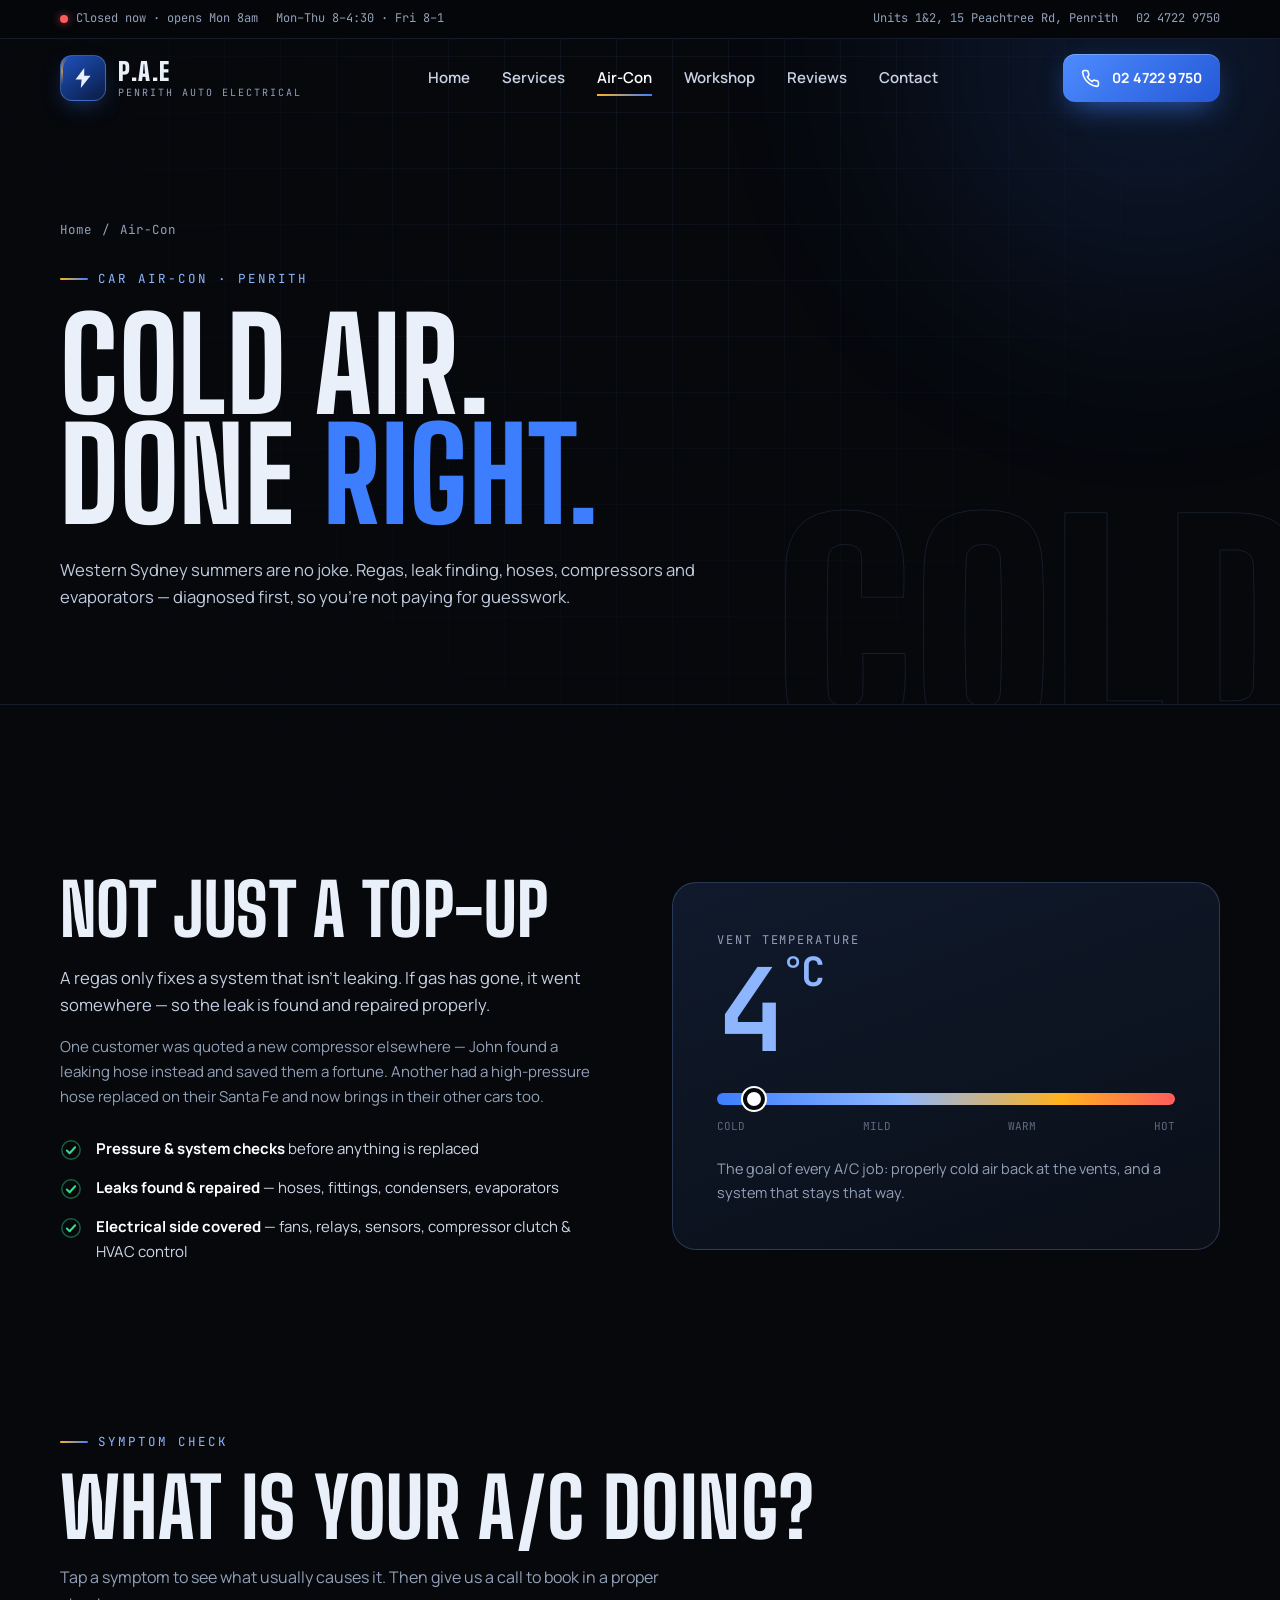
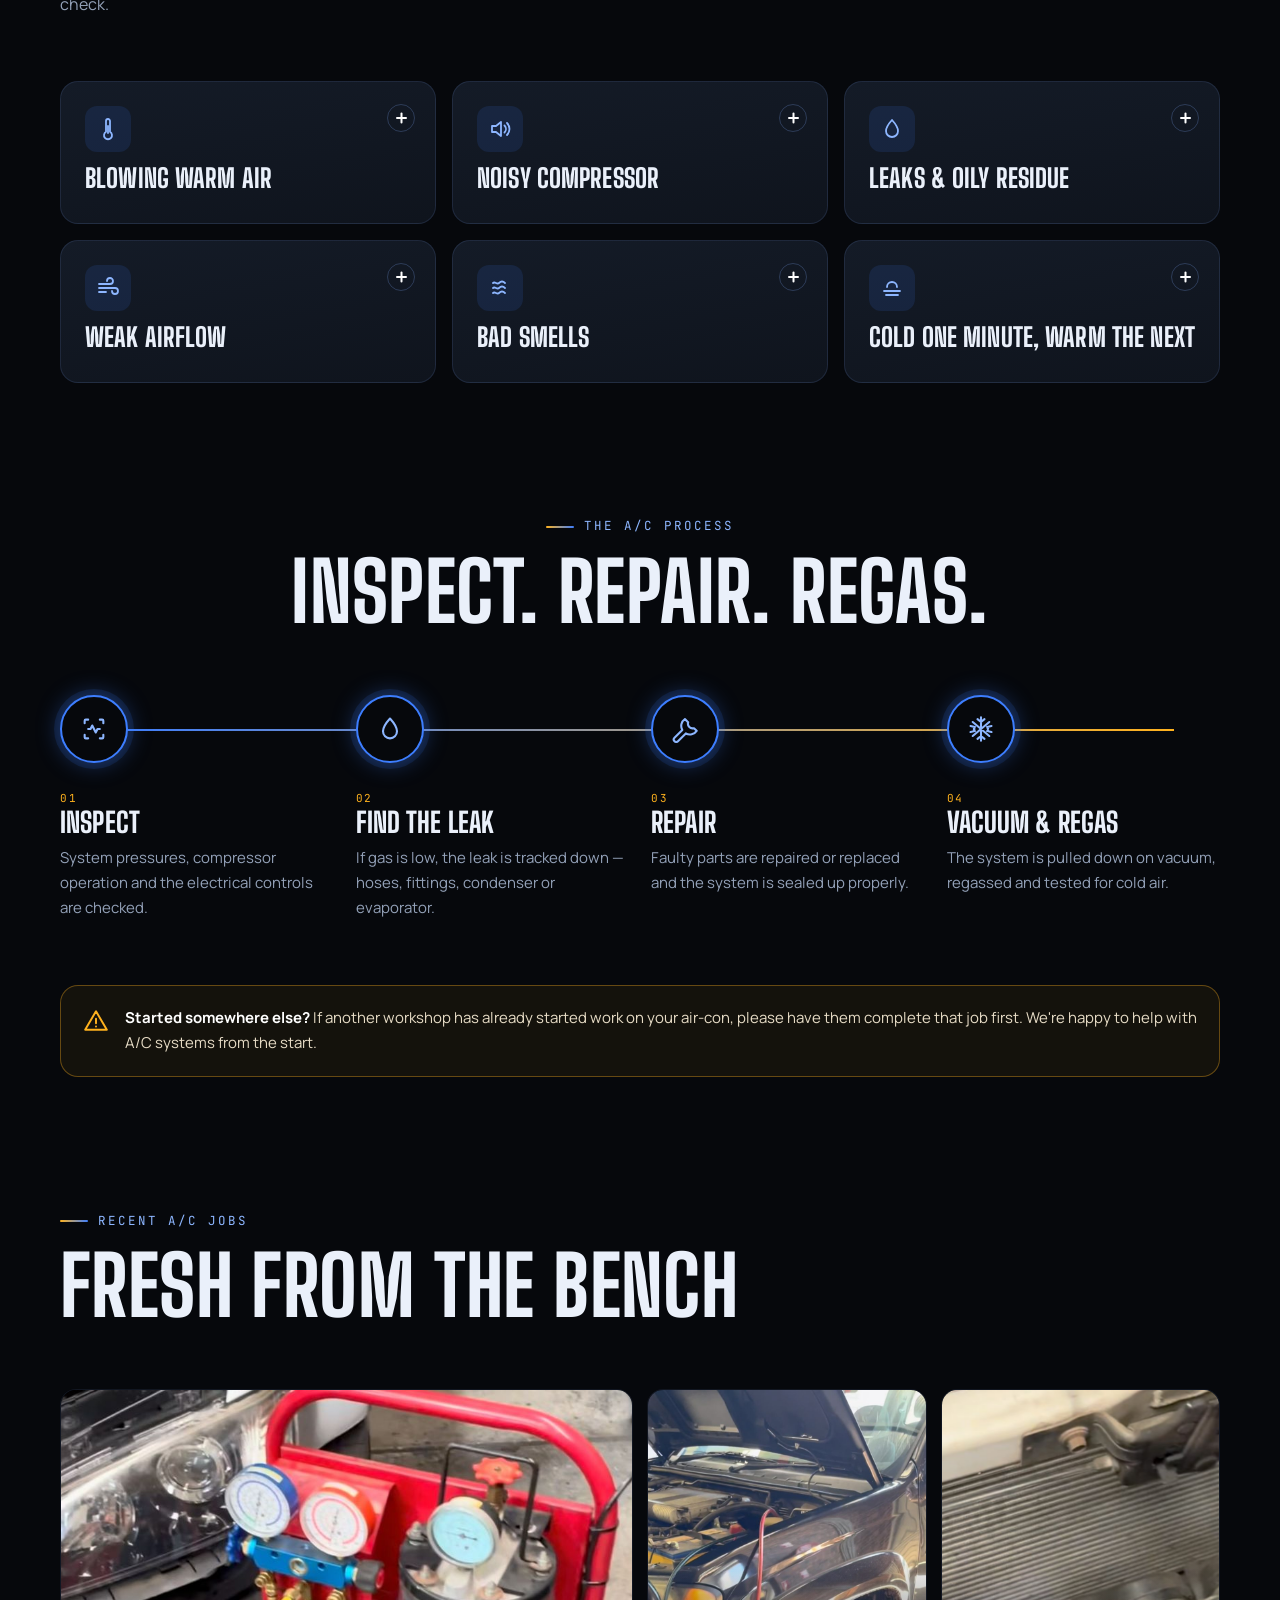
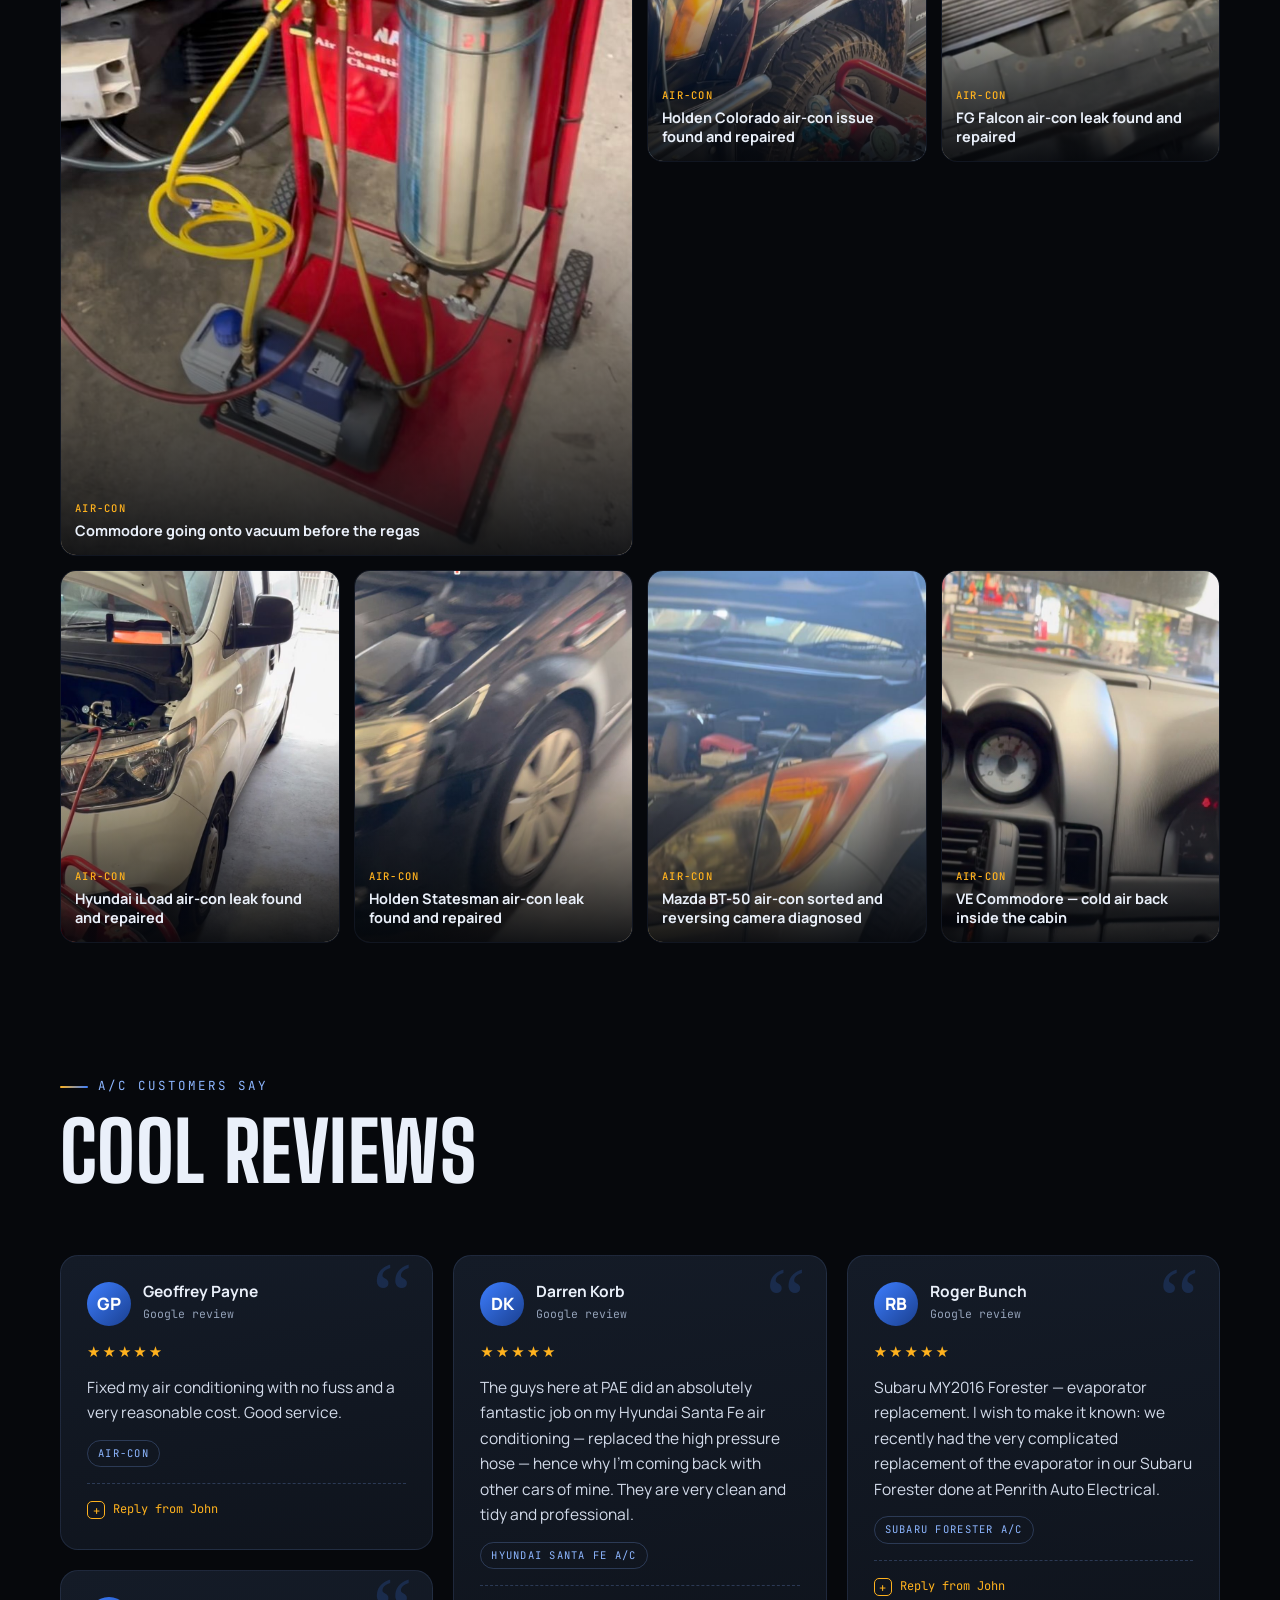
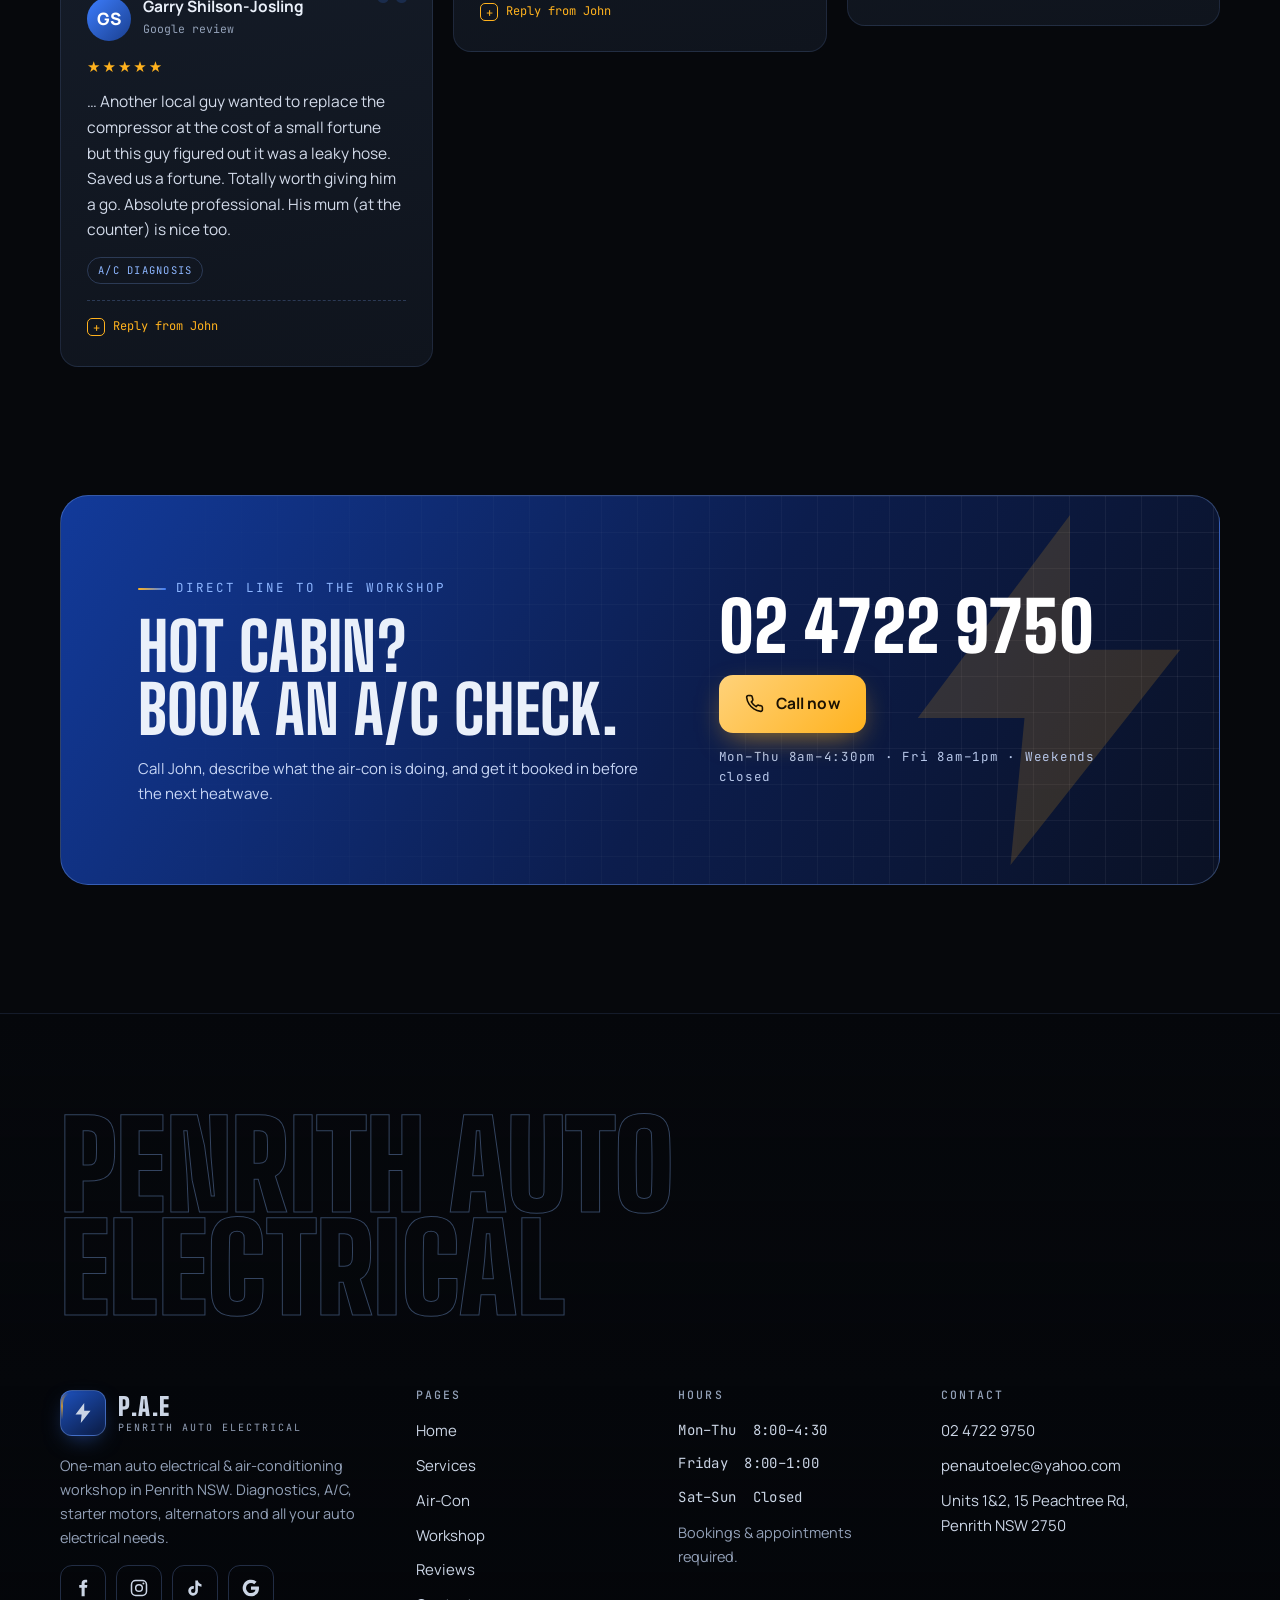
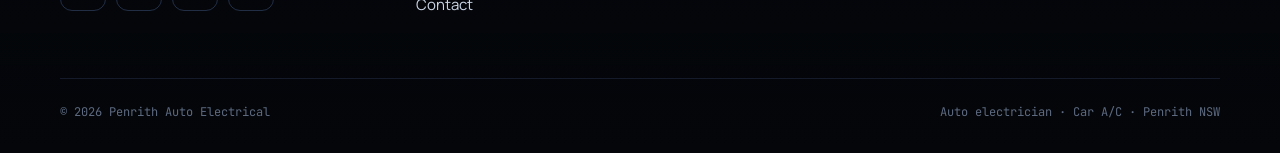
<file: air-conditioning.html>
<!DOCTYPE html>
<html lang="en-AU">
<head>
<script src="site-safety.js"></script>
<meta charset="utf-8">
<meta name="viewport" content="width=device-width, initial-scale=1, viewport-fit=cover">
<meta name="robots" content="noindex, nofollow">
<title>Car Air-Conditioning Repairs | Penrith Auto Electrical</title>
<meta name="description" content="Car air-con regas, leak finding and repairs in Penrith NSW. Hoses, compressors, evaporators and HVAC faults diagnosed properly. Call 02 4722 9750.">
<meta name="theme-color" content="#06080c">

<meta property="og:type" content="website">
<meta property="og:site_name" content="Penrith Auto Electrical">
<meta property="og:locale" content="en_AU">
<meta property="og:title" content="Car Air-Conditioning Repairs | Penrith Auto Electrical">
<meta property="og:description" content="Car air-con regas, leak finding and repairs in Penrith NSW. Hoses, compressors, evaporators and HVAC faults diagnosed properly. Call 02 4722 9750.">

<meta property="og:image" content="https://konkos-design.github.io/penrith-auto-electrical/img/og.jpg">
<meta property="og:image:secure_url" content="https://konkos-design.github.io/penrith-auto-electrical/img/og.jpg">
<meta property="og:image:type" content="image/jpeg">
<meta property="og:image:width" content="1200">
<meta property="og:image:height" content="630">
<meta property="og:image:alt" content="Penrith Auto Electrical — auto electrician &amp; car air-conditioning, Penrith NSW">
<meta name="twitter:card" content="summary_large_image">
<meta name="twitter:title" content="Car Air-Conditioning Repairs | Penrith Auto Electrical">
<meta name="twitter:description" content="Car air-con regas, leak finding and repairs in Penrith NSW. Hoses, compressors, evaporators and HVAC faults diagnosed properly. Call 02 4722 9750.">
<meta name="twitter:image" content="https://konkos-design.github.io/penrith-auto-electrical/img/og.jpg">
<link rel="icon" href="img/favicon.svg" type="image/svg+xml">
<link rel="apple-touch-icon" href="img/apple-touch-icon.png">
<link rel="preload" href="fonts/bigshoulders.woff2" as="font" type="font/woff2" crossorigin>
<link rel="preload" href="fonts/manrope.woff2" as="font" type="font/woff2" crossorigin>
<link rel="stylesheet" href="css/style.css">
<script type="application/ld+json">{"@context":"https://schema.org","@type":"AutoRepair","name":"Penrith Auto Electrical","image":"https://konkos-design.github.io/penrith-auto-electrical/img/og.jpg","telephone":"+61 2 4722 9750","email":"penautoelec@yahoo.com","address":{"@type":"PostalAddress","streetAddress":"Units 1&2, 15 Peachtree Rd","addressLocality":"Penrith","addressRegion":"NSW","postalCode":"2750","addressCountry":"AU"},"geo":{"@type":"GeoCoordinates","latitude":-33.7468668,"longitude":150.6870238},"openingHoursSpecification":[{"@type":"OpeningHoursSpecification","dayOfWeek":["Monday","Tuesday","Wednesday","Thursday"],"opens":"08:00","closes":"16:30"},{"@type":"OpeningHoursSpecification","dayOfWeek":"Friday","opens":"08:00","closes":"13:00"}],"aggregateRating":{"@type":"AggregateRating","ratingValue":"4.5","reviewCount":"75"},"sameAs":["https://www.facebook.com/PenrithAutoElectrical","https://www.instagram.com/penrithautoelectrical/"]}</script>
<link rel="canonical" href="https://konkos-design.github.io/penrith-auto-electrical/air-conditioning.html">
<meta property="og:url" content="https://konkos-design.github.io/penrith-auto-electrical/air-conditioning.html">
<link rel="stylesheet" href="site-safety.css">
</head>
<body>
<a class="skip" href="#main">Skip to content</a>
<svg width="0" height="0" style="position:absolute" aria-hidden="true">
<defs>
<symbol id="i-bolt" viewBox="0 0 24 24"><path fill="currentColor" d="M13.2 2 4.5 13.6h6.1L9.8 22l9.7-12.3h-6.3L13.2 2z"/></symbol>
<symbol id="i-phone" viewBox="0 0 24 24"><path fill="none" stroke="currentColor" stroke-width="2" stroke-linecap="round" stroke-linejoin="round" d="M22 16.9v3a2 2 0 0 1-2.2 2 19.8 19.8 0 0 1-8.6-3.1 19.5 19.5 0 0 1-6-6A19.8 19.8 0 0 1 2.1 4.2 2 2 0 0 1 4.1 2h3a2 2 0 0 1 2 1.7c.1 1 .4 1.9.7 2.8a2 2 0 0 1-.5 2.1L8 9.9a16 16 0 0 0 6 6l1.3-1.3a2 2 0 0 1 2.1-.4c.9.3 1.8.6 2.8.7a2 2 0 0 1 1.7 2z"/></symbol>
<symbol id="i-arrow" viewBox="0 0 24 24"><path fill="none" stroke="currentColor" stroke-width="2" stroke-linecap="round" stroke-linejoin="round" d="M5 12h14M13 6l6 6-6 6"/></symbol>
<symbol id="i-check" viewBox="0 0 24 24"><circle cx="12" cy="12" r="10" fill="none" stroke="currentColor" stroke-width="1.6" opacity=".4"/><path fill="none" stroke="currentColor" stroke-width="2.2" stroke-linecap="round" stroke-linejoin="round" d="m7.5 12.5 3 3 6-6.5"/></symbol>
<symbol id="i-snow" viewBox="0 0 24 24"><path fill="none" stroke="currentColor" stroke-width="1.8" stroke-linecap="round" d="M12 2v20M4.9 6l14.2 12M19.1 6 4.9 18M9 3.5 12 6l3-2.5M9 20.5 12 18l3 2.5M3 9.5l3.6.8-1 3.5M21 14.5l-3.6-.8 1-3.5M3 14.5l3.6-.8-1-3.5M21 9.5l-3.6.8 1 3.5"/></symbol>
<symbol id="i-scan" viewBox="0 0 24 24"><path fill="none" stroke="currentColor" stroke-width="1.8" stroke-linecap="round" stroke-linejoin="round" d="M4 7V5a1 1 0 0 1 1-1h2M17 4h2a1 1 0 0 1 1 1v2M20 17v2a1 1 0 0 1-1 1h-2M7 20H5a1 1 0 0 1-1-1v-2M7 12h2l1.5-3 3 6 1.5-3h2"/></symbol>
<symbol id="i-cog" viewBox="0 0 24 24"><path fill="none" stroke="currentColor" stroke-width="1.8" stroke-linecap="round" stroke-linejoin="round" d="M12 15.5a3.5 3.5 0 1 0 0-7 3.5 3.5 0 0 0 0 7z"/><path fill="none" stroke="currentColor" stroke-width="1.8" stroke-linecap="round" stroke-linejoin="round" d="M19.4 15a1.7 1.7 0 0 0 .3 1.8l.1.1a2 2 0 1 1-2.8 2.8l-.1-.1a1.7 1.7 0 0 0-1.8-.3 1.7 1.7 0 0 0-1 1.5V21a2 2 0 1 1-4 0v-.1a1.7 1.7 0 0 0-1.1-1.5 1.7 1.7 0 0 0-1.8.3l-.1.1a2 2 0 1 1-2.8-2.8l.1-.1a1.7 1.7 0 0 0 .3-1.8 1.7 1.7 0 0 0-1.5-1H3a2 2 0 1 1 0-4h.1a1.7 1.7 0 0 0 1.5-1.1 1.7 1.7 0 0 0-.3-1.8l-.1-.1a2 2 0 1 1 2.8-2.8l.1.1a1.7 1.7 0 0 0 1.8.3H9a1.7 1.7 0 0 0 1-1.5V3a2 2 0 1 1 4 0v.1a1.7 1.7 0 0 0 1 1.5 1.7 1.7 0 0 0 1.8-.3l.1-.1a2 2 0 1 1 2.8 2.8l-.1.1a1.7 1.7 0 0 0-.3 1.8V9a1.7 1.7 0 0 0 1.5 1H21a2 2 0 1 1 0 4h-.1a1.7 1.7 0 0 0-1.5 1z"/></symbol>
<symbol id="i-battery" viewBox="0 0 24 24"><path fill="none" stroke="currentColor" stroke-width="1.8" stroke-linecap="round" stroke-linejoin="round" d="M3 8h18v11H3zM7 8V5.5M17 8V5.5M6.5 13.5h3M14.5 13.5h3M16 12v3"/></symbol>
<symbol id="i-light" viewBox="0 0 24 24"><path fill="none" stroke="currentColor" stroke-width="1.8" stroke-linecap="round" stroke-linejoin="round" d="M9 18h6M10 21h4M12 3a6 6 0 0 0-3.5 10.9c.6.5 1 1.2 1 2V16h5v-.1c0-.8.4-1.5 1-2A6 6 0 0 0 12 3z"/></symbol>
<symbol id="i-plug" viewBox="0 0 24 24"><path fill="none" stroke="currentColor" stroke-width="1.8" stroke-linecap="round" stroke-linejoin="round" d="M9 2v5M15 2v5M6 7h12v4a6 6 0 0 1-12 0V7zM12 17v5"/></symbol>
<symbol id="i-camera" viewBox="0 0 24 24"><path fill="none" stroke="currentColor" stroke-width="1.8" stroke-linecap="round" stroke-linejoin="round" d="M3 8a2 2 0 0 1 2-2h2l1.5-2h7L17 6h2a2 2 0 0 1 2 2v10a2 2 0 0 1-2 2H5a2 2 0 0 1-2-2V8z"/><circle cx="12" cy="13" r="3.5" fill="none" stroke="currentColor" stroke-width="1.8"/></symbol>
<symbol id="i-window" viewBox="0 0 24 24"><path fill="none" stroke="currentColor" stroke-width="1.8" stroke-linecap="round" stroke-linejoin="round" d="M3 18h18M5 18 8 7h9l2 11M12 10v5M10 13l2 2 2-2"/></symbol>
<symbol id="i-truck" viewBox="0 0 24 24"><path fill="none" stroke="currentColor" stroke-width="1.8" stroke-linecap="round" stroke-linejoin="round" d="M2 6h12v10H2zM14 9h4l3 3.5V16h-7zM6.5 19a2 2 0 1 0 0-4 2 2 0 0 0 0 4zM17.5 19a2 2 0 1 0 0-4 2 2 0 0 0 0 4z"/></symbol>
<symbol id="i-clock" viewBox="0 0 24 24"><circle cx="12" cy="12" r="9" fill="none" stroke="currentColor" stroke-width="1.8"/><path fill="none" stroke="currentColor" stroke-width="1.8" stroke-linecap="round" d="M12 7v5l3 2"/></symbol>
<symbol id="i-pin" viewBox="0 0 24 24"><path fill="none" stroke="currentColor" stroke-width="1.8" stroke-linecap="round" stroke-linejoin="round" d="M12 21s-7-6.2-7-11.5a7 7 0 0 1 14 0C19 14.8 12 21 12 21z"/><circle cx="12" cy="9.5" r="2.5" fill="none" stroke="currentColor" stroke-width="1.8"/></symbol>
<symbol id="i-mail" viewBox="0 0 24 24"><path fill="none" stroke="currentColor" stroke-width="1.8" stroke-linecap="round" stroke-linejoin="round" d="M3 6h18v12H3zM3 7l9 6 9-6"/></symbol>
<symbol id="i-star" viewBox="0 0 24 24"><path fill="currentColor" d="m12 2.5 2.9 6 6.6.8-4.9 4.6 1.3 6.6L12 17.3l-5.9 3.2 1.3-6.6-4.9-4.6 6.6-.8z"/></symbol>
<symbol id="i-alert" viewBox="0 0 24 24"><path fill="none" stroke="currentColor" stroke-width="1.8" stroke-linecap="round" stroke-linejoin="round" d="M12 3 2 20h20L12 3zM12 10v4M12 17h.01"/></symbol>
<symbol id="i-wrench" viewBox="0 0 24 24"><path fill="none" stroke="currentColor" stroke-width="1.8" stroke-linecap="round" stroke-linejoin="round" d="M14.7 6.3a4 4 0 0 0 5 5L22 13.6a7 7 0 0 1-9.3 2.2L6 22.5a2.1 2.1 0 0 1-3-3l6.7-6.7a7 7 0 0 1 2.2-9.3l2.3 2.3a4 4 0 0 0 .5.5z"/></symbol>
<symbol id="i-cal" viewBox="0 0 24 24"><path fill="none" stroke="currentColor" stroke-width="1.8" stroke-linecap="round" stroke-linejoin="round" d="M4 5h16v16H4zM4 10h16M8 3v4M16 3v4"/></symbol>
<symbol id="i-chat" viewBox="0 0 24 24"><path fill="none" stroke="currentColor" stroke-width="1.8" stroke-linecap="round" stroke-linejoin="round" d="M21 12a8 8 0 0 1-11.6 7.1L4 20.5l1.4-5A8 8 0 1 1 21 12z"/></symbol>
<symbol id="i-temp" viewBox="0 0 24 24"><path fill="none" stroke="currentColor" stroke-width="1.8" stroke-linecap="round" stroke-linejoin="round" d="M14 14.8V4a2 2 0 0 0-4 0v10.8a4 4 0 1 0 4 0zM12 9v7"/></symbol>
<symbol id="i-wind" viewBox="0 0 24 24"><path fill="none" stroke="currentColor" stroke-width="1.8" stroke-linecap="round" stroke-linejoin="round" d="M3 8h11a3 3 0 1 0-3-3M3 12h16a3 3 0 1 1-3 3M3 16h7"/></symbol>
<symbol id="i-drop" viewBox="0 0 24 24"><path fill="none" stroke="currentColor" stroke-width="1.8" stroke-linecap="round" stroke-linejoin="round" d="M12 3s6 6.6 6 11a6 6 0 0 1-12 0c0-4.4 6-11 6-11z"/></symbol>
<symbol id="i-sound" viewBox="0 0 24 24"><path fill="none" stroke="currentColor" stroke-width="1.8" stroke-linecap="round" stroke-linejoin="round" d="M4 9v6h4l5 4V5L8 9H4zM16.5 8.5a5 5 0 0 1 0 7M19 6a8.5 8.5 0 0 1 0 12"/></symbol>
<symbol id="i-nose" viewBox="0 0 24 24"><path fill="none" stroke="currentColor" stroke-width="1.8" stroke-linecap="round" stroke-linejoin="round" d="M5 7c2-2 4 2 6 0s4-2 6 0M5 12c2-2 4 2 6 0s4-2 6 0M5 17c2-2 4 2 6 0s4-2 6 0"/></symbol>
<symbol id="i-fog" viewBox="0 0 24 24"><path fill="none" stroke="currentColor" stroke-width="1.8" stroke-linecap="round" stroke-linejoin="round" d="M4 15h16M6 19h12M7 11a5 5 0 0 1 10 0"/></symbol>
<symbol id="i-fb" viewBox="0 0 24 24"><path fill="currentColor" d="M14 8.5V6.8c0-.8.2-1.3 1.4-1.3H17V2.3c-.3 0-1.3-.1-2.5-.1-2.5 0-4.2 1.5-4.2 4.3v2H7.5v3.3h2.8V22H14v-10.2h2.8l.4-3.3H14z"/></symbol>
<symbol id="i-ig" viewBox="0 0 24 24"><rect x="3" y="3" width="18" height="18" rx="5" fill="none" stroke="currentColor" stroke-width="1.8"/><circle cx="12" cy="12" r="4" fill="none" stroke="currentColor" stroke-width="1.8"/><circle cx="17.3" cy="6.7" r="1.2" fill="currentColor"/></symbol>
<symbol id="i-tt" viewBox="0 0 24 24"><path fill="currentColor" d="M16.6 5.8A4.3 4.3 0 0 1 15.5 3h-3.1v12.4a2.6 2.6 0 1 1-2.6-2.6c.3 0 .5 0 .8.1V9.7a5.8 5.8 0 1 0 4.9 5.7V9.1a7.4 7.4 0 0 0 4.3 1.4V7.4a4.3 4.3 0 0 1-3.2-1.6z"/></symbol>
<symbol id="i-google" viewBox="0 0 24 24"><path fill="currentColor" d="M21.6 12.2c0-.7-.1-1.4-.2-2H12v3.8h5.4a4.6 4.6 0 0 1-2 3v2.5h3.2c1.9-1.7 3-4.3 3-7.3zM12 22c2.7 0 5-.9 6.6-2.4l-3.2-2.5c-.9.6-2 1-3.4 1-2.6 0-4.8-1.8-5.6-4.1H3.1v2.6A10 10 0 0 0 12 22zM6.4 14a6 6 0 0 1 0-3.9V7.5H3.1a10 10 0 0 0 0 9L6.4 14zM12 6c1.5 0 2.8.5 3.8 1.5l2.9-2.9A10 10 0 0 0 3.1 7.5L6.4 10C7.2 7.7 9.4 6 12 6z"/></symbol>
</defs></svg>
<div class="pt" aria-hidden="true"><span></span></div>
<div class="progress" aria-hidden="true"></div>
<div class="grid-bg" aria-hidden="true"></div>
<div class="glow-bg" aria-hidden="true"></div>
<div class="statusbar">
  <div class="wrap">
    <div class="left">
      <span class="led" data-open-status><i></i><span>Checking hours…</span></span>
      <span class="hide-s">Mon–Thu 8–4:30 · Fri 8–1</span>
    </div>
    <div class="right">
      <span class="hide-s">Units 1&amp;2, 15 Peachtree Rd, Penrith</span>
      <a href="tel:+61247229750">02 4722 9750</a>
    </div>
  </div>
</div>
<header class="header">
  <div class="wrap">
    <a class="logo" href="index.html" aria-label="Penrith Auto Electrical — home">
      <span class="logo-mark"><svg aria-hidden="true"><use href="#i-bolt"/></svg></span>
      <span class="logo-text"><b>P.A.E</b><small>Penrith Auto Electrical</small></span>
    </a>
    <nav class="nav" aria-label="Main"><a href="index.html">Home</a><a href="services.html">Services</a><a href="air-conditioning.html" class="active" aria-current="page">Air-Con</a><a href="workshop.html">Workshop</a><a href="reviews.html">Reviews</a><a href="contact.html">Contact</a></nav>
    <div class="header-cta">
      <a class="btn btn-primary btn-sm" href="tel:+61247229750" aria-label="Call 02 4722 9750"><svg aria-hidden="true"><use href="#i-phone"/></svg><span class="btn-call-text">02 4722 9750</span></a>
      <button class="burger" aria-label="Menu" aria-expanded="false"><span></span><span></span><span></span></button>
    </div>
  </div>
</header>
<div class="drawer" aria-label="Mobile menu">
  <nav><a href="index.html"><small>01</small>Home</a><a href="services.html"><small>02</small>Services</a><a href="air-conditioning.html" class="active"><small>03</small>Air-Con</a><a href="workshop.html"><small>04</small>Workshop</a><a href="reviews.html"><small>05</small>Reviews</a><a href="contact.html"><small>06</small>Contact</a></nav>
  <div class="drawer-foot">
    <a class="btn btn-amber" href="tel:+61247229750"><svg aria-hidden="true"><use href="#i-phone"/></svg>Call 02 4722 9750</a>
    <p>Units 1&amp;2, 15 Peachtree Rd, Penrith NSW 2750</p>
  </div>
</div>

<main id="main">
<section class="page-hero">
  <div class="wrap">
    <div class="crumbs rv"><a href="index.html">Home</a><span>/</span><span>Air-Con</span></div>
    <span class="eyebrow rv" style="--d:.1s;margin-top:28px">Car air-con · Penrith</span>
    <h1 class="split">Cold air.<br>Done <span class='blue'>right.</span></h1>
    <p class="rv" style="--d:.3s">Western Sydney summers are no joke. Regas, leak finding, hoses, compressors and evaporators — diagnosed first, so you're not paying for guesswork.</p>
  </div>
  <div class="ghost-word" aria-hidden="true">Cold</div>
</section>

<section class="section">
  <div class="wrap two-col">
    <div>
      <span class="eyebrow rv">Diagnose first</span>
      <h2 class="split" style="font-size:clamp(40px,5.6vw,76px);margin:16px 0 20px">Not just a top-up</h2>
      <p class="lead rv">A regas only fixes a system that isn't leaking. If gas has gone, it went somewhere — so the leak is found and repaired properly.</p>
      <p class="muted rv">One customer was quoted a new compressor elsewhere — John found a leaking hose instead and saved them a fortune. Another had a high-pressure hose replaced on their Santa Fe and now brings in their other cars too.</p>
      <ul class="check-list">
        <li class="rv"><svg aria-hidden="true"><use href="#i-check"/></svg><span><b>Pressure &amp; system checks</b> before anything is replaced</span></li>
        <li class="rv" style="--d:.06s"><svg aria-hidden="true"><use href="#i-check"/></svg><span><b>Leaks found &amp; repaired</b> — hoses, fittings, condensers, evaporators</span></li>
        <li class="rv" style="--d:.12s"><svg aria-hidden="true"><use href="#i-check"/></svg><span><b>Electrical side covered</b> — fans, relays, sensors, compressor clutch &amp; HVAC control</span></li>
      </ul>
    </div>
    <div class="temp-gauge rv r">
      <span class="lbl">Vent temperature</span>
      <div class="readout"><span data-count="4">4</span><sup>°C</sup></div>
      <div class="temp-track"><i></i></div>
      <div class="temp-scale"><span>COLD</span><span>MILD</span><span>WARM</span><span>HOT</span></div>
      <p class="muted" style="margin:22px 0 0;font-size:14.5px">The goal of every A/C job: properly cold air back at the vents, and a system that stays that way.</p>
    </div>
  </div>
</section>
<section class="section" style="padding-top:0">
  <div class="wrap">
    <div class="sec-head">
      <span class="eyebrow rv">Symptom check</span>
      <h2 class="split">What is your A/C doing?</h2>
      <p class="rv">Tap a symptom to see what usually causes it. Then give us a call to book in a proper check.</p>
    </div>
    <div class="symptoms"><button class="symptom rv" style="--d:0.00s" aria-expanded="false" type="button">
  <span class="ico"><svg aria-hidden="true"><use href="#i-temp"/></svg></span><span class="plus" aria-hidden="true"></span>
  <h3>Blowing warm air</h3><p>The most common sign. Often low gas from a leak, but it can also be electrical — fans, sensors, pressure switches or the compressor clutch not engaging.</p>
</button><button class="symptom rv" style="--d:0.06s" aria-expanded="false" type="button">
  <span class="ico"><svg aria-hidden="true"><use href="#i-sound"/></svg></span><span class="plus" aria-hidden="true"></span>
  <h3>Noisy compressor</h3><p>Grinding, rattling or squealing when the A/C is on can point to a failing compressor or clutch. Best checked early before it takes other parts with it.</p>
</button><button class="symptom rv" style="--d:0.12s" aria-expanded="false" type="button">
  <span class="ico"><svg aria-hidden="true"><use href="#i-drop"/></svg></span><span class="plus" aria-hidden="true"></span>
  <h3>Leaks &amp; oily residue</h3><p>Refrigerant leaks from hoses, fittings, condensers or evaporators. Leaks are found and repaired — not just topped up and sent away.</p>
</button><button class="symptom rv" style="--d:0.18s" aria-expanded="false" type="button">
  <span class="ico"><svg aria-hidden="true"><use href="#i-wind"/></svg></span><span class="plus" aria-hidden="true"></span>
  <h3>Weak airflow</h3><p>Air comes out, but barely. Blower motors, resistors, blocked cabin filters and blend-door faults can all cause it.</p>
</button><button class="symptom rv" style="--d:0.24s" aria-expanded="false" type="button">
  <span class="ico"><svg aria-hidden="true"><use href="#i-nose"/></svg></span><span class="plus" aria-hidden="true"></span>
  <h3>Bad smells</h3><p>A musty smell when the fan starts often means a dirty cabin filter or moisture build-up around the evaporator.</p>
</button><button class="symptom rv" style="--d:0.30s" aria-expanded="false" type="button">
  <span class="ico"><svg aria-hidden="true"><use href="#i-fog"/></svg></span><span class="plus" aria-hidden="true"></span>
  <h3>Cold one minute, warm the next</h3><p>Intermittent cooling can be electrical: relays, sensors, wiring or HVAC control problems. Proper diagnosis finds the real cause.</p>
</button></div>
  </div>
</section>
<section class="section" style="padding-top:0">
  <div class="wrap">
    <div class="sec-head center">
      <span class="eyebrow rv">The A/C process</span>
      <h2 class="split">Inspect. Repair. Regas.</h2>
    </div>
    <div class="steps">
      <div class="steps-line"><i></i></div>
      <div class="step rv"><div class="step-node"><svg aria-hidden="true"><use href="#i-scan"/></svg></div><small>01</small><h3>Inspect</h3><p>System pressures, compressor operation and the electrical controls are checked.</p></div>
      <div class="step rv" style="--d:.12s"><div class="step-node"><svg aria-hidden="true"><use href="#i-drop"/></svg></div><small>02</small><h3>Find the leak</h3><p>If gas is low, the leak is tracked down — hoses, fittings, condenser or evaporator.</p></div>
      <div class="step rv" style="--d:.24s"><div class="step-node"><svg aria-hidden="true"><use href="#i-wrench"/></svg></div><small>03</small><h3>Repair</h3><p>Faulty parts are repaired or replaced and the system is sealed up properly.</p></div>
      <div class="step rv" style="--d:.36s"><div class="step-node"><svg aria-hidden="true"><use href="#i-snow"/></svg></div><small>04</small><h3>Vacuum &amp; regas</h3><p>The system is pulled down on vacuum, regassed and tested for cold air.</p></div>
    </div>
    <div class="notice rv" style="margin-top:50px"><svg aria-hidden="true"><use href="#i-alert"/></svg><p><b>Started somewhere else?</b> If another workshop has already started work on your air-con, please have them complete that job first. We're happy to help with A/C systems from the start.</p></div>
  </div>
</section>
<section class="section" style="padding-top:0">
  <div class="wrap">
    <div class="sec-head">
      <span class="eyebrow rv">Recent A/C jobs</span>
      <h2 class="split">Fresh from the bench</h2>
    </div>
    <div class="jobs"><button type="button" class="job rv wide" style="--d:0.00s" data-full="img/ac-station.jpg" data-caption="Commodore going onto vacuum before the regas"><img src="img/ac-station.jpg" alt="Commodore going onto vacuum before the regas" loading="lazy"><span class="cap"><small>Air-con</small>Commodore going onto vacuum before the regas</span></button><button type="button" class="job rv" style="--d:0.06s" data-full="img/colorado-ac.jpg" data-caption="Holden Colorado air-con issue found and repaired"><img src="img/colorado-ac.jpg" alt="Holden Colorado air-con issue found and repaired" loading="lazy"><span class="cap"><small>Air-con</small>Holden Colorado air-con issue found and repaired</span></button><button type="button" class="job rv" style="--d:0.12s" data-full="img/falcon-ac.jpg" data-caption="FG Falcon air-con leak found and repaired"><img src="img/falcon-ac.jpg" alt="FG Falcon air-con leak found and repaired" loading="lazy"><span class="cap"><small>Air-con</small>FG Falcon air-con leak found and repaired</span></button><button type="button" class="job rv" style="--d:0.18s" data-full="img/iload-ac.jpg" data-caption="Hyundai iLoad air-con leak found and repaired"><img src="img/iload-ac.jpg" alt="Hyundai iLoad air-con leak found and repaired" loading="lazy"><span class="cap"><small>Air-con</small>Hyundai iLoad air-con leak found and repaired</span></button><button type="button" class="job rv" style="--d:0.24s" data-full="img/statesman-ac.jpg" data-caption="Holden Statesman air-con leak found and repaired"><img src="img/statesman-ac.jpg" alt="Holden Statesman air-con leak found and repaired" loading="lazy"><span class="cap"><small>Air-con</small>Holden Statesman air-con leak found and repaired</span></button><button type="button" class="job rv" style="--d:0.30s" data-full="img/bt50-ac.jpg" data-caption="Mazda BT-50 air-con sorted and reversing camera diagnosed"><img src="img/bt50-ac.jpg" alt="Mazda BT-50 air-con sorted and reversing camera diagnosed" loading="lazy"><span class="cap"><small>Air-con</small>Mazda BT-50 air-con sorted and reversing camera diagnosed</span></button><button type="button" class="job rv" style="--d:0.36s" data-full="img/ve-dash.jpg" data-caption="VE Commodore — cold air back inside the cabin"><img src="img/ve-dash.jpg" alt="VE Commodore — cold air back inside the cabin" loading="lazy"><span class="cap"><small>Air-con</small>VE Commodore — cold air back inside the cabin</span></button></div>
  </div>
</section>
<section class="section" style="padding-top:0">
  <div class="wrap">
    <div class="sec-head"><span class="eyebrow rv">A/C customers say</span><h2 class="split">Cool reviews</h2></div>
    <div class="rev-grid"><article class="rev rv" style="--d:0.00s" data-tags="ac">
  <div class="rev-head"><span class="avatar" aria-hidden="true">GP</span><div><b>Geoffrey Payne</b><small>Google review</small></div></div>
  <span class="stars" aria-label="5 out of 5 stars">★★★★★</span>
  <p>Fixed my air conditioning with no fuss and a very reasonable cost. Good service.</p>
  <span class="tagline">Air-con</span>
  <details class="owner"><summary>Reply from John</summary><p>Thank you.</p></details>
</article><article class="rev rv" style="--d:0.08s" data-tags="ac">
  <div class="rev-head"><span class="avatar" aria-hidden="true">GS</span><div><b>Garry Shilson-Josling</b><small>Google review</small></div></div>
  <span class="stars" aria-label="5 out of 5 stars">★★★★★</span>
  <p>… Another local guy wanted to replace the compressor at the cost of a small fortune but this guy figured out it was a leaky hose. Saved us a fortune. Totally worth giving him a go. Absolute professional. His mum (at the counter) is nice too.</p>
  <span class="tagline">A/C diagnosis</span>
  <details class="owner"><summary>Reply from John</summary><p>Thank you. That’s what I do — diagnose and repair. Guessing can cost way too much. Glad I got it sorted. Mum says thank you for the shout out.</p></details>
</article><article class="rev rv" style="--d:0.16s" data-tags="ac">
  <div class="rev-head"><span class="avatar" aria-hidden="true">DK</span><div><b>Darren Korb</b><small>Google review</small></div></div>
  <span class="stars" aria-label="5 out of 5 stars">★★★★★</span>
  <p>The guys here at PAE did an absolutely fantastic job on my Hyundai Santa Fe air conditioning — replaced the high pressure hose — hence why I’m coming back with other cars of mine. They are very clean and tidy and professional.</p>
  <span class="tagline">Hyundai Santa Fe A/C</span>
  <details class="owner"><summary>Reply from John</summary><p>Thank you, glad I could help and you were happy with the service.</p></details>
</article><article class="rev rv" style="--d:0.00s" data-tags="ac">
  <div class="rev-head"><span class="avatar" aria-hidden="true">RB</span><div><b>Roger Bunch</b><small>Google review</small></div></div>
  <span class="stars" aria-label="5 out of 5 stars">★★★★★</span>
  <p>Subaru MY2016 Forester — evaporator replacement. I wish to make it known: we recently had the very complicated replacement of the evaporator in our Subaru Forester done at Penrith Auto Electrical.</p>
  <span class="tagline">Subaru Forester A/C</span>
  <details class="owner"><summary>Reply from John</summary><p>Thank you Roger, for the kind words and a great review. It was my pleasure to do the job and I am very happy that you are pleased with the work and my conduct.</p></details>
</article></div>
  </div>
</section>
<section class="section" style="padding-top:0">
  <div class="wrap">
    <div class="cta-band rv s">
      <svg class="bolt-bg" viewBox="0 0 24 24" aria-hidden="true"><path fill="currentColor" d="M13.2 2 4.5 13.6h6.1L9.8 22l9.7-12.3h-6.3L13.2 2z"/></svg>
      <div class="cta-inner">
        <div>
          <span class="eyebrow">Direct line to the workshop</span>
          <h2 class="split" style="margin-top:16px">Hot cabin?<br>Book an A/C check.</h2>
          <p>Call John, describe what the air-con is doing, and get it booked in before the next heatwave.</p>
        </div>
        <div class="cta-side">
          <a class="big-phone" href="tel:+61247229750">02 4722 9750</a>
          <a class="btn btn-amber" href="tel:+61247229750"><svg aria-hidden="true"><use href="#i-phone"/></svg>Call now</a>
          <small>Mon–Thu 8am–4:30pm · Fri 8am–1pm · Weekends closed</small>
        </div>
      </div>
    </div>
  </div>
</section>

</main>
<footer class="footer">
  <div class="wrap">
    <div class="foot-big" aria-hidden="true">Penrith Auto<br>Electrical</div>
    <div class="foot-grid">
      <div>
        <a class="logo" href="index.html" aria-label="Penrith Auto Electrical — home"><span class="logo-mark"><svg aria-hidden="true"><use href="#i-bolt"/></svg></span><span class="logo-text"><b>P.A.E</b><small>Penrith Auto Electrical</small></span></a>
        <p style="margin-top:18px">One-man auto electrical &amp; air-conditioning workshop in Penrith NSW. Diagnostics, A/C, starter motors, alternators and all your auto electrical needs.</p>
        <div class="socials">
          <a href="https://www.facebook.com/PenrithAutoElectrical" target="_blank" rel="noopener" aria-label="Facebook"><svg aria-hidden="true"><use href="#i-fb"/></svg></a>
          <a href="https://www.instagram.com/penrithautoelectrical/" target="_blank" rel="noopener" aria-label="Instagram"><svg aria-hidden="true"><use href="#i-ig"/></svg></a>
          <a href="https://www.tiktok.com/@penrith.auto.elec" target="_blank" rel="noopener" aria-label="TikTok"><svg aria-hidden="true"><use href="#i-tt"/></svg></a>
          <a href="https://www.google.com/maps/place/?q=place_id:ChIJ8ejtcPCFEmsRdQ3EDJMkp1U" target="_blank" rel="noopener" aria-label="Google Maps"><svg aria-hidden="true"><use href="#i-google"/></svg></a>
        </div>
      </div>
      <div>
        <h4>PAGES</h4>
        <ul><li><a href="index.html">Home</a></li><li><a href="services.html">Services</a></li><li><a href="air-conditioning.html">Air-Con</a></li><li><a href="workshop.html">Workshop</a></li><li><a href="reviews.html">Reviews</a></li><li><a href="contact.html">Contact</a></li></ul>
      </div>
      <div>
        <h4>HOURS</h4>
        <ul class="mono" style="font-size:14px;color:#cbd5e5">
          <li>Mon–Thu&nbsp; 8:00–4:30</li>
          <li>Friday&nbsp; 8:00–1:00</li>
          <li>Sat–Sun&nbsp; Closed</li>
        </ul>
        <p style="margin-top:12px">Bookings &amp; appointments required.</p>
      </div>
      <div>
        <h4>CONTACT</h4>
        <ul>
          <li><a href="tel:+61247229750">02 4722 9750</a></li>
          <li><a href="mailto:penautoelec@yahoo.com">penautoelec@yahoo.com</a></li>
          <li><a href="https://www.google.com/maps/place/?q=place_id:ChIJ8ejtcPCFEmsRdQ3EDJMkp1U" target="_blank" rel="noopener">Units 1&amp;2, 15 Peachtree Rd,<br>Penrith NSW 2750</a></li>
        </ul>
      </div>
    </div>
    <div class="foot-bottom">
      <span>© <span data-year>2026</span> Penrith Auto Electrical</span>
      <span>Auto electrician · Car A/C · Penrith NSW</span>
    </div>
  </div>
</footer>
<div class="callbar"><a class="btn btn-primary" href="tel:+61247229750"><svg aria-hidden="true"><use href="#i-phone"/></svg>Call 02 4722 9750</a></div>
<script src="js/main.js" defer></script>
</body>
</html>
</file>
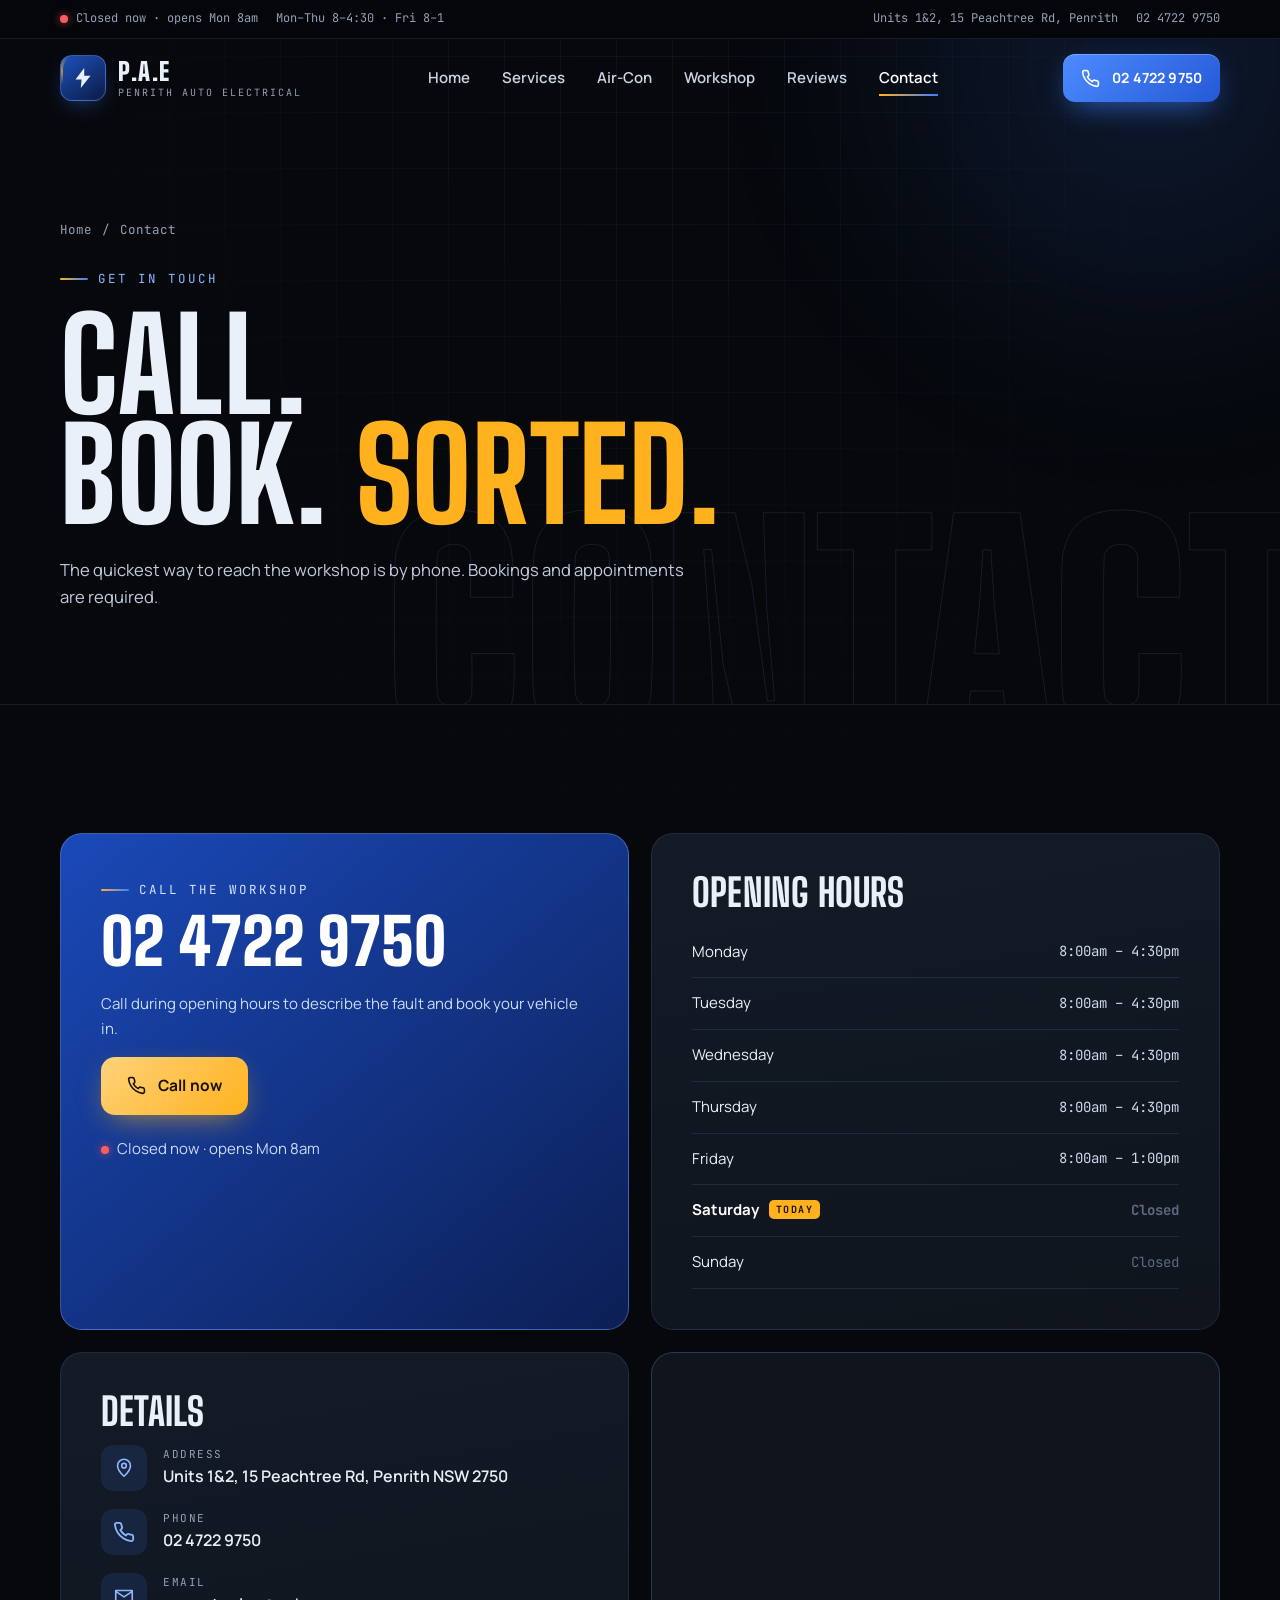
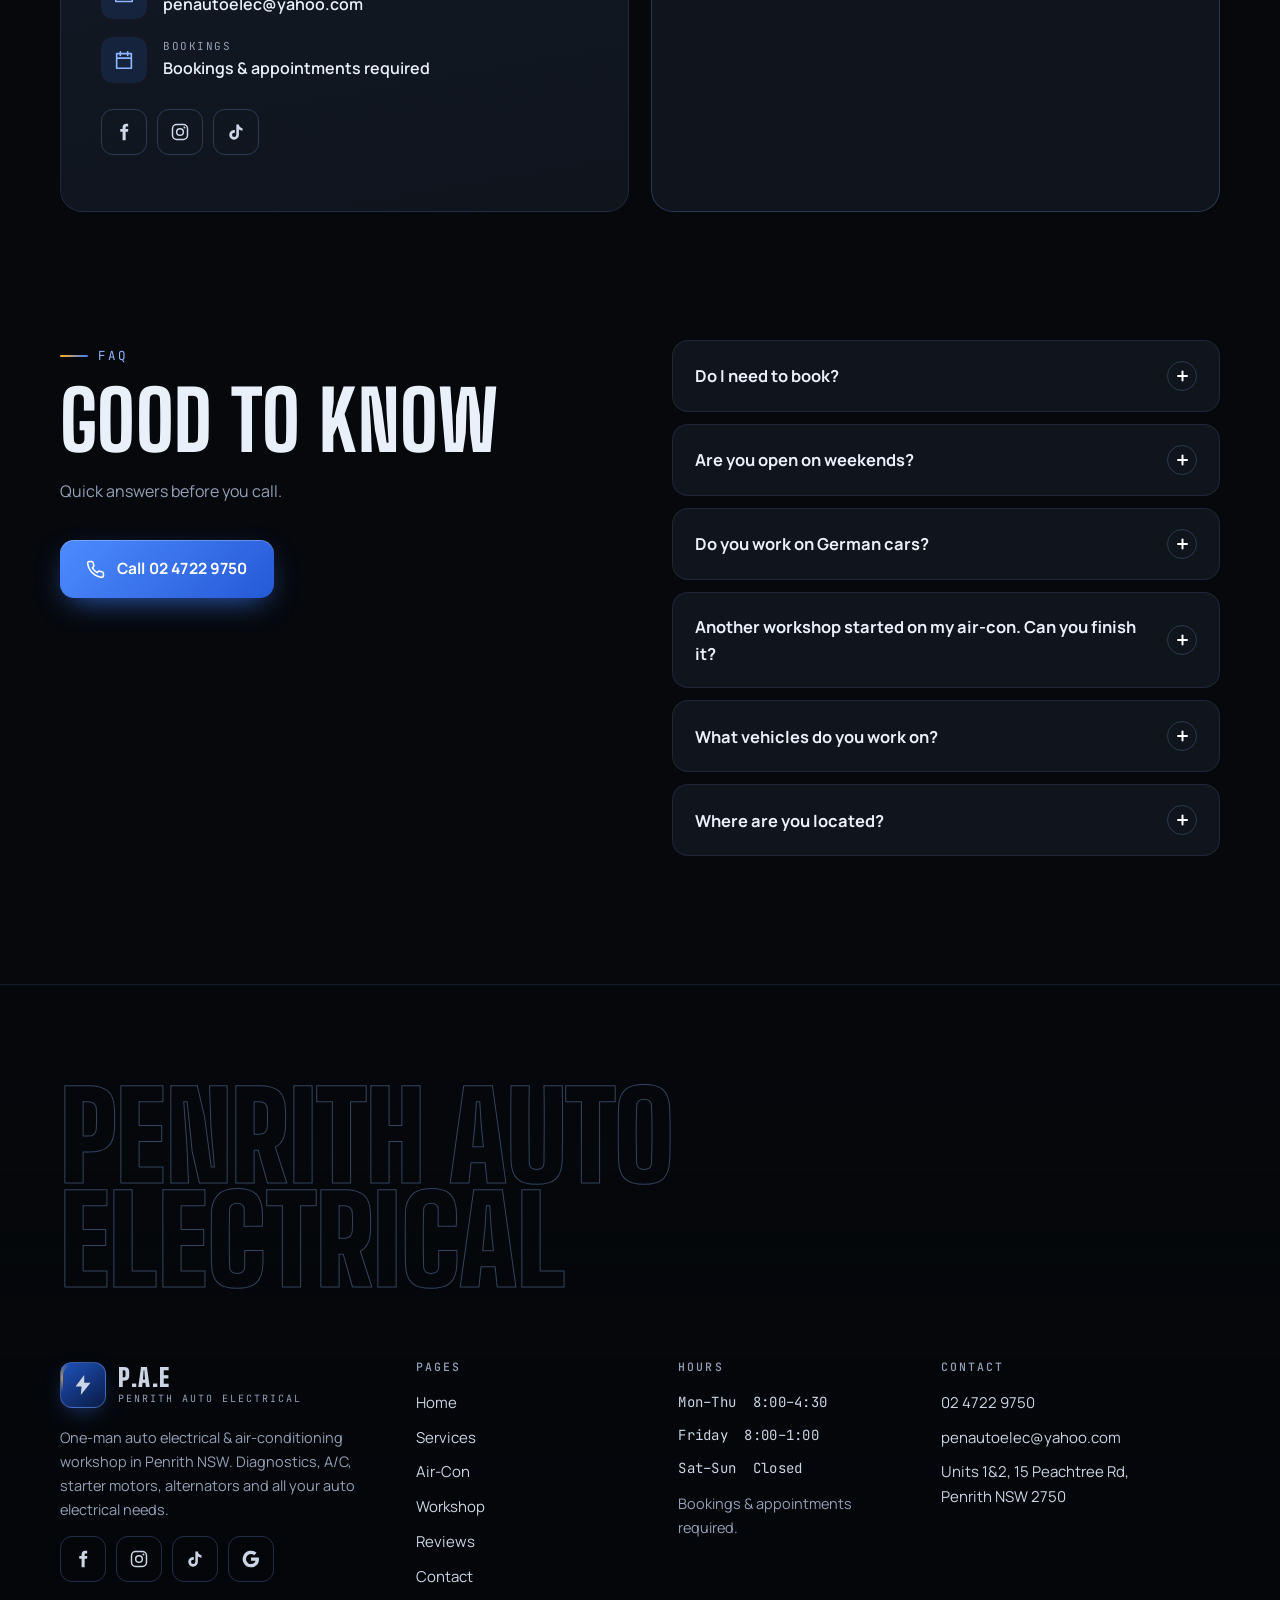
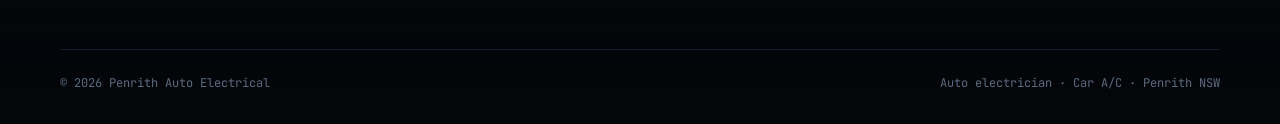
<file: contact.html>
<!DOCTYPE html>
<html lang="en-AU">
<head>
<script src="site-safety.js"></script>
<meta charset="utf-8">
<meta name="viewport" content="width=device-width, initial-scale=1, viewport-fit=cover">
<meta name="robots" content="noindex, nofollow">
<title>Contact | Penrith Auto Electrical</title>
<meta name="description" content="Call Penrith Auto Electrical on 02 4722 9750. Units 1&amp;2, 15 Peachtree Rd, Penrith NSW 2750. Mon–Thu 8am–4:30pm, Fri 8am–1pm.">
<meta name="theme-color" content="#06080c">

<meta property="og:type" content="website">
<meta property="og:site_name" content="Penrith Auto Electrical">
<meta property="og:locale" content="en_AU">
<meta property="og:title" content="Contact | Penrith Auto Electrical">
<meta property="og:description" content="Call Penrith Auto Electrical on 02 4722 9750. Units 1&amp;2, 15 Peachtree Rd, Penrith NSW 2750. Mon–Thu 8am–4:30pm, Fri 8am–1pm.">

<meta property="og:image" content="https://konkos-design.github.io/penrith-auto-electrical/img/og.jpg">
<meta property="og:image:secure_url" content="https://konkos-design.github.io/penrith-auto-electrical/img/og.jpg">
<meta property="og:image:type" content="image/jpeg">
<meta property="og:image:width" content="1200">
<meta property="og:image:height" content="630">
<meta property="og:image:alt" content="Penrith Auto Electrical — auto electrician &amp; car air-conditioning, Penrith NSW">
<meta name="twitter:card" content="summary_large_image">
<meta name="twitter:title" content="Contact | Penrith Auto Electrical">
<meta name="twitter:description" content="Call Penrith Auto Electrical on 02 4722 9750. Units 1&amp;2, 15 Peachtree Rd, Penrith NSW 2750. Mon–Thu 8am–4:30pm, Fri 8am–1pm.">
<meta name="twitter:image" content="https://konkos-design.github.io/penrith-auto-electrical/img/og.jpg">
<link rel="icon" href="img/favicon.svg" type="image/svg+xml">
<link rel="apple-touch-icon" href="img/apple-touch-icon.png">
<link rel="preload" href="fonts/bigshoulders.woff2" as="font" type="font/woff2" crossorigin>
<link rel="preload" href="fonts/manrope.woff2" as="font" type="font/woff2" crossorigin>
<link rel="stylesheet" href="css/style.css">
<script type="application/ld+json">{"@context":"https://schema.org","@type":"AutoRepair","name":"Penrith Auto Electrical","image":"https://konkos-design.github.io/penrith-auto-electrical/img/og.jpg","telephone":"+61 2 4722 9750","email":"penautoelec@yahoo.com","address":{"@type":"PostalAddress","streetAddress":"Units 1&2, 15 Peachtree Rd","addressLocality":"Penrith","addressRegion":"NSW","postalCode":"2750","addressCountry":"AU"},"geo":{"@type":"GeoCoordinates","latitude":-33.7468668,"longitude":150.6870238},"openingHoursSpecification":[{"@type":"OpeningHoursSpecification","dayOfWeek":["Monday","Tuesday","Wednesday","Thursday"],"opens":"08:00","closes":"16:30"},{"@type":"OpeningHoursSpecification","dayOfWeek":"Friday","opens":"08:00","closes":"13:00"}],"aggregateRating":{"@type":"AggregateRating","ratingValue":"4.5","reviewCount":"75"},"sameAs":["https://www.facebook.com/PenrithAutoElectrical","https://www.instagram.com/penrithautoelectrical/"]}</script>
<link rel="canonical" href="https://konkos-design.github.io/penrith-auto-electrical/contact.html">
<meta property="og:url" content="https://konkos-design.github.io/penrith-auto-electrical/contact.html">
<link rel="stylesheet" href="site-safety.css">
</head>
<body>
<a class="skip" href="#main">Skip to content</a>
<svg width="0" height="0" style="position:absolute" aria-hidden="true">
<defs>
<symbol id="i-bolt" viewBox="0 0 24 24"><path fill="currentColor" d="M13.2 2 4.5 13.6h6.1L9.8 22l9.7-12.3h-6.3L13.2 2z"/></symbol>
<symbol id="i-phone" viewBox="0 0 24 24"><path fill="none" stroke="currentColor" stroke-width="2" stroke-linecap="round" stroke-linejoin="round" d="M22 16.9v3a2 2 0 0 1-2.2 2 19.8 19.8 0 0 1-8.6-3.1 19.5 19.5 0 0 1-6-6A19.8 19.8 0 0 1 2.1 4.2 2 2 0 0 1 4.1 2h3a2 2 0 0 1 2 1.7c.1 1 .4 1.9.7 2.8a2 2 0 0 1-.5 2.1L8 9.9a16 16 0 0 0 6 6l1.3-1.3a2 2 0 0 1 2.1-.4c.9.3 1.8.6 2.8.7a2 2 0 0 1 1.7 2z"/></symbol>
<symbol id="i-arrow" viewBox="0 0 24 24"><path fill="none" stroke="currentColor" stroke-width="2" stroke-linecap="round" stroke-linejoin="round" d="M5 12h14M13 6l6 6-6 6"/></symbol>
<symbol id="i-check" viewBox="0 0 24 24"><circle cx="12" cy="12" r="10" fill="none" stroke="currentColor" stroke-width="1.6" opacity=".4"/><path fill="none" stroke="currentColor" stroke-width="2.2" stroke-linecap="round" stroke-linejoin="round" d="m7.5 12.5 3 3 6-6.5"/></symbol>
<symbol id="i-snow" viewBox="0 0 24 24"><path fill="none" stroke="currentColor" stroke-width="1.8" stroke-linecap="round" d="M12 2v20M4.9 6l14.2 12M19.1 6 4.9 18M9 3.5 12 6l3-2.5M9 20.5 12 18l3 2.5M3 9.5l3.6.8-1 3.5M21 14.5l-3.6-.8 1-3.5M3 14.5l3.6-.8-1-3.5M21 9.5l-3.6.8 1 3.5"/></symbol>
<symbol id="i-scan" viewBox="0 0 24 24"><path fill="none" stroke="currentColor" stroke-width="1.8" stroke-linecap="round" stroke-linejoin="round" d="M4 7V5a1 1 0 0 1 1-1h2M17 4h2a1 1 0 0 1 1 1v2M20 17v2a1 1 0 0 1-1 1h-2M7 20H5a1 1 0 0 1-1-1v-2M7 12h2l1.5-3 3 6 1.5-3h2"/></symbol>
<symbol id="i-cog" viewBox="0 0 24 24"><path fill="none" stroke="currentColor" stroke-width="1.8" stroke-linecap="round" stroke-linejoin="round" d="M12 15.5a3.5 3.5 0 1 0 0-7 3.5 3.5 0 0 0 0 7z"/><path fill="none" stroke="currentColor" stroke-width="1.8" stroke-linecap="round" stroke-linejoin="round" d="M19.4 15a1.7 1.7 0 0 0 .3 1.8l.1.1a2 2 0 1 1-2.8 2.8l-.1-.1a1.7 1.7 0 0 0-1.8-.3 1.7 1.7 0 0 0-1 1.5V21a2 2 0 1 1-4 0v-.1a1.7 1.7 0 0 0-1.1-1.5 1.7 1.7 0 0 0-1.8.3l-.1.1a2 2 0 1 1-2.8-2.8l.1-.1a1.7 1.7 0 0 0 .3-1.8 1.7 1.7 0 0 0-1.5-1H3a2 2 0 1 1 0-4h.1a1.7 1.7 0 0 0 1.5-1.1 1.7 1.7 0 0 0-.3-1.8l-.1-.1a2 2 0 1 1 2.8-2.8l.1.1a1.7 1.7 0 0 0 1.8.3H9a1.7 1.7 0 0 0 1-1.5V3a2 2 0 1 1 4 0v.1a1.7 1.7 0 0 0 1 1.5 1.7 1.7 0 0 0 1.8-.3l.1-.1a2 2 0 1 1 2.8 2.8l-.1.1a1.7 1.7 0 0 0-.3 1.8V9a1.7 1.7 0 0 0 1.5 1H21a2 2 0 1 1 0 4h-.1a1.7 1.7 0 0 0-1.5 1z"/></symbol>
<symbol id="i-battery" viewBox="0 0 24 24"><path fill="none" stroke="currentColor" stroke-width="1.8" stroke-linecap="round" stroke-linejoin="round" d="M3 8h18v11H3zM7 8V5.5M17 8V5.5M6.5 13.5h3M14.5 13.5h3M16 12v3"/></symbol>
<symbol id="i-light" viewBox="0 0 24 24"><path fill="none" stroke="currentColor" stroke-width="1.8" stroke-linecap="round" stroke-linejoin="round" d="M9 18h6M10 21h4M12 3a6 6 0 0 0-3.5 10.9c.6.5 1 1.2 1 2V16h5v-.1c0-.8.4-1.5 1-2A6 6 0 0 0 12 3z"/></symbol>
<symbol id="i-plug" viewBox="0 0 24 24"><path fill="none" stroke="currentColor" stroke-width="1.8" stroke-linecap="round" stroke-linejoin="round" d="M9 2v5M15 2v5M6 7h12v4a6 6 0 0 1-12 0V7zM12 17v5"/></symbol>
<symbol id="i-camera" viewBox="0 0 24 24"><path fill="none" stroke="currentColor" stroke-width="1.8" stroke-linecap="round" stroke-linejoin="round" d="M3 8a2 2 0 0 1 2-2h2l1.5-2h7L17 6h2a2 2 0 0 1 2 2v10a2 2 0 0 1-2 2H5a2 2 0 0 1-2-2V8z"/><circle cx="12" cy="13" r="3.5" fill="none" stroke="currentColor" stroke-width="1.8"/></symbol>
<symbol id="i-window" viewBox="0 0 24 24"><path fill="none" stroke="currentColor" stroke-width="1.8" stroke-linecap="round" stroke-linejoin="round" d="M3 18h18M5 18 8 7h9l2 11M12 10v5M10 13l2 2 2-2"/></symbol>
<symbol id="i-truck" viewBox="0 0 24 24"><path fill="none" stroke="currentColor" stroke-width="1.8" stroke-linecap="round" stroke-linejoin="round" d="M2 6h12v10H2zM14 9h4l3 3.5V16h-7zM6.5 19a2 2 0 1 0 0-4 2 2 0 0 0 0 4zM17.5 19a2 2 0 1 0 0-4 2 2 0 0 0 0 4z"/></symbol>
<symbol id="i-clock" viewBox="0 0 24 24"><circle cx="12" cy="12" r="9" fill="none" stroke="currentColor" stroke-width="1.8"/><path fill="none" stroke="currentColor" stroke-width="1.8" stroke-linecap="round" d="M12 7v5l3 2"/></symbol>
<symbol id="i-pin" viewBox="0 0 24 24"><path fill="none" stroke="currentColor" stroke-width="1.8" stroke-linecap="round" stroke-linejoin="round" d="M12 21s-7-6.2-7-11.5a7 7 0 0 1 14 0C19 14.8 12 21 12 21z"/><circle cx="12" cy="9.5" r="2.5" fill="none" stroke="currentColor" stroke-width="1.8"/></symbol>
<symbol id="i-mail" viewBox="0 0 24 24"><path fill="none" stroke="currentColor" stroke-width="1.8" stroke-linecap="round" stroke-linejoin="round" d="M3 6h18v12H3zM3 7l9 6 9-6"/></symbol>
<symbol id="i-star" viewBox="0 0 24 24"><path fill="currentColor" d="m12 2.5 2.9 6 6.6.8-4.9 4.6 1.3 6.6L12 17.3l-5.9 3.2 1.3-6.6-4.9-4.6 6.6-.8z"/></symbol>
<symbol id="i-alert" viewBox="0 0 24 24"><path fill="none" stroke="currentColor" stroke-width="1.8" stroke-linecap="round" stroke-linejoin="round" d="M12 3 2 20h20L12 3zM12 10v4M12 17h.01"/></symbol>
<symbol id="i-wrench" viewBox="0 0 24 24"><path fill="none" stroke="currentColor" stroke-width="1.8" stroke-linecap="round" stroke-linejoin="round" d="M14.7 6.3a4 4 0 0 0 5 5L22 13.6a7 7 0 0 1-9.3 2.2L6 22.5a2.1 2.1 0 0 1-3-3l6.7-6.7a7 7 0 0 1 2.2-9.3l2.3 2.3a4 4 0 0 0 .5.5z"/></symbol>
<symbol id="i-cal" viewBox="0 0 24 24"><path fill="none" stroke="currentColor" stroke-width="1.8" stroke-linecap="round" stroke-linejoin="round" d="M4 5h16v16H4zM4 10h16M8 3v4M16 3v4"/></symbol>
<symbol id="i-chat" viewBox="0 0 24 24"><path fill="none" stroke="currentColor" stroke-width="1.8" stroke-linecap="round" stroke-linejoin="round" d="M21 12a8 8 0 0 1-11.6 7.1L4 20.5l1.4-5A8 8 0 1 1 21 12z"/></symbol>
<symbol id="i-temp" viewBox="0 0 24 24"><path fill="none" stroke="currentColor" stroke-width="1.8" stroke-linecap="round" stroke-linejoin="round" d="M14 14.8V4a2 2 0 0 0-4 0v10.8a4 4 0 1 0 4 0zM12 9v7"/></symbol>
<symbol id="i-wind" viewBox="0 0 24 24"><path fill="none" stroke="currentColor" stroke-width="1.8" stroke-linecap="round" stroke-linejoin="round" d="M3 8h11a3 3 0 1 0-3-3M3 12h16a3 3 0 1 1-3 3M3 16h7"/></symbol>
<symbol id="i-drop" viewBox="0 0 24 24"><path fill="none" stroke="currentColor" stroke-width="1.8" stroke-linecap="round" stroke-linejoin="round" d="M12 3s6 6.6 6 11a6 6 0 0 1-12 0c0-4.4 6-11 6-11z"/></symbol>
<symbol id="i-sound" viewBox="0 0 24 24"><path fill="none" stroke="currentColor" stroke-width="1.8" stroke-linecap="round" stroke-linejoin="round" d="M4 9v6h4l5 4V5L8 9H4zM16.5 8.5a5 5 0 0 1 0 7M19 6a8.5 8.5 0 0 1 0 12"/></symbol>
<symbol id="i-nose" viewBox="0 0 24 24"><path fill="none" stroke="currentColor" stroke-width="1.8" stroke-linecap="round" stroke-linejoin="round" d="M5 7c2-2 4 2 6 0s4-2 6 0M5 12c2-2 4 2 6 0s4-2 6 0M5 17c2-2 4 2 6 0s4-2 6 0"/></symbol>
<symbol id="i-fog" viewBox="0 0 24 24"><path fill="none" stroke="currentColor" stroke-width="1.8" stroke-linecap="round" stroke-linejoin="round" d="M4 15h16M6 19h12M7 11a5 5 0 0 1 10 0"/></symbol>
<symbol id="i-fb" viewBox="0 0 24 24"><path fill="currentColor" d="M14 8.5V6.8c0-.8.2-1.3 1.4-1.3H17V2.3c-.3 0-1.3-.1-2.5-.1-2.5 0-4.2 1.5-4.2 4.3v2H7.5v3.3h2.8V22H14v-10.2h2.8l.4-3.3H14z"/></symbol>
<symbol id="i-ig" viewBox="0 0 24 24"><rect x="3" y="3" width="18" height="18" rx="5" fill="none" stroke="currentColor" stroke-width="1.8"/><circle cx="12" cy="12" r="4" fill="none" stroke="currentColor" stroke-width="1.8"/><circle cx="17.3" cy="6.7" r="1.2" fill="currentColor"/></symbol>
<symbol id="i-tt" viewBox="0 0 24 24"><path fill="currentColor" d="M16.6 5.8A4.3 4.3 0 0 1 15.5 3h-3.1v12.4a2.6 2.6 0 1 1-2.6-2.6c.3 0 .5 0 .8.1V9.7a5.8 5.8 0 1 0 4.9 5.7V9.1a7.4 7.4 0 0 0 4.3 1.4V7.4a4.3 4.3 0 0 1-3.2-1.6z"/></symbol>
<symbol id="i-google" viewBox="0 0 24 24"><path fill="currentColor" d="M21.6 12.2c0-.7-.1-1.4-.2-2H12v3.8h5.4a4.6 4.6 0 0 1-2 3v2.5h3.2c1.9-1.7 3-4.3 3-7.3zM12 22c2.7 0 5-.9 6.6-2.4l-3.2-2.5c-.9.6-2 1-3.4 1-2.6 0-4.8-1.8-5.6-4.1H3.1v2.6A10 10 0 0 0 12 22zM6.4 14a6 6 0 0 1 0-3.9V7.5H3.1a10 10 0 0 0 0 9L6.4 14zM12 6c1.5 0 2.8.5 3.8 1.5l2.9-2.9A10 10 0 0 0 3.1 7.5L6.4 10C7.2 7.7 9.4 6 12 6z"/></symbol>
</defs></svg>
<div class="pt" aria-hidden="true"><span></span></div>
<div class="progress" aria-hidden="true"></div>
<div class="grid-bg" aria-hidden="true"></div>
<div class="glow-bg" aria-hidden="true"></div>
<div class="statusbar">
  <div class="wrap">
    <div class="left">
      <span class="led" data-open-status><i></i><span>Checking hours…</span></span>
      <span class="hide-s">Mon–Thu 8–4:30 · Fri 8–1</span>
    </div>
    <div class="right">
      <span class="hide-s">Units 1&amp;2, 15 Peachtree Rd, Penrith</span>
      <a href="tel:+61247229750">02 4722 9750</a>
    </div>
  </div>
</div>
<header class="header">
  <div class="wrap">
    <a class="logo" href="index.html" aria-label="Penrith Auto Electrical — home">
      <span class="logo-mark"><svg aria-hidden="true"><use href="#i-bolt"/></svg></span>
      <span class="logo-text"><b>P.A.E</b><small>Penrith Auto Electrical</small></span>
    </a>
    <nav class="nav" aria-label="Main"><a href="index.html">Home</a><a href="services.html">Services</a><a href="air-conditioning.html">Air-Con</a><a href="workshop.html">Workshop</a><a href="reviews.html">Reviews</a><a href="contact.html" class="active" aria-current="page">Contact</a></nav>
    <div class="header-cta">
      <a class="btn btn-primary btn-sm" href="tel:+61247229750" aria-label="Call 02 4722 9750"><svg aria-hidden="true"><use href="#i-phone"/></svg><span class="btn-call-text">02 4722 9750</span></a>
      <button class="burger" aria-label="Menu" aria-expanded="false"><span></span><span></span><span></span></button>
    </div>
  </div>
</header>
<div class="drawer" aria-label="Mobile menu">
  <nav><a href="index.html"><small>01</small>Home</a><a href="services.html"><small>02</small>Services</a><a href="air-conditioning.html"><small>03</small>Air-Con</a><a href="workshop.html"><small>04</small>Workshop</a><a href="reviews.html"><small>05</small>Reviews</a><a href="contact.html" class="active"><small>06</small>Contact</a></nav>
  <div class="drawer-foot">
    <a class="btn btn-amber" href="tel:+61247229750"><svg aria-hidden="true"><use href="#i-phone"/></svg>Call 02 4722 9750</a>
    <p>Units 1&amp;2, 15 Peachtree Rd, Penrith NSW 2750</p>
  </div>
</div>

<main id="main">
<section class="page-hero">
  <div class="wrap">
    <div class="crumbs rv"><a href="index.html">Home</a><span>/</span><span>Contact</span></div>
    <span class="eyebrow rv" style="--d:.1s;margin-top:28px">Get in touch</span>
    <h1 class="split">Call.<br>Book. <span class='amber'>Sorted.</span></h1>
    <p class="rv" style="--d:.3s">The quickest way to reach the workshop is by phone. Bookings and appointments are required.</p>
  </div>
  <div class="ghost-word" aria-hidden="true">Contact</div>
</section>

<section class="section">
  <div class="wrap contact-grid">
    <div class="card call-card rv l">
      <span class="eyebrow" style="color:#d6e3ff">Call the workshop</span>
      <a class="big-phone" href="tel:+61247229750">02 4722 9750</a>
      <p>Call during opening hours to describe the fault and book your vehicle in.</p>
      <a class="btn btn-amber" href="tel:+61247229750"><svg aria-hidden="true"><use href="#i-phone"/></svg>Call now</a>
      <p style="margin:22px 0 0"><span class="led" data-open-status><i></i><span>Checking hours…</span></span></p>
    </div>
    <div class="card rv r">
      <h3>Opening hours</h3>
      <table class="hours"><tbody><tr data-day="1"><td>Monday</td><td>8:00am – 4:30pm</td></tr><tr data-day="2"><td>Tuesday</td><td>8:00am – 4:30pm</td></tr><tr data-day="3"><td>Wednesday</td><td>8:00am – 4:30pm</td></tr><tr data-day="4"><td>Thursday</td><td>8:00am – 4:30pm</td></tr><tr data-day="5"><td>Friday</td><td>8:00am – 1:00pm</td></tr><tr data-day="6" class="closed"><td>Saturday</td><td>Closed</td></tr><tr data-day="0" class="closed"><td>Sunday</td><td>Closed</td></tr></tbody></table>
    </div>
    <div class="card rv l">
      <h3>Details</h3>
      <ul class="info-list">
        <li><span class="ico"><svg aria-hidden="true"><use href="#i-pin"/></svg></span><div><small>Address</small><a href="https://www.google.com/maps/place/?q=place_id:ChIJ8ejtcPCFEmsRdQ3EDJMkp1U" target="_blank" rel="noopener">Units 1&amp;2, 15 Peachtree Rd, Penrith NSW 2750</a></div></li>
        <li><span class="ico"><svg aria-hidden="true"><use href="#i-phone"/></svg></span><div><small>Phone</small><a href="tel:+61247229750">02 4722 9750</a></div></li>
        <li><span class="ico"><svg aria-hidden="true"><use href="#i-mail"/></svg></span><div><small>Email</small><a href="mailto:penautoelec@yahoo.com">penautoelec@yahoo.com</a></div></li>
        <li><span class="ico"><svg aria-hidden="true"><use href="#i-cal"/></svg></span><div><small>Bookings</small><span>Bookings &amp; appointments required</span></div></li>
      </ul>
      <div class="socials" style="margin-top:26px">
        <a href="https://www.facebook.com/PenrithAutoElectrical" target="_blank" rel="noopener" aria-label="Facebook"><svg aria-hidden="true"><use href="#i-fb"/></svg></a>
        <a href="https://www.instagram.com/penrithautoelectrical/" target="_blank" rel="noopener" aria-label="Instagram"><svg aria-hidden="true"><use href="#i-ig"/></svg></a>
        <a href="https://www.tiktok.com/@penrith.auto.elec" target="_blank" rel="noopener" aria-label="TikTok"><svg aria-hidden="true"><use href="#i-tt"/></svg></a>
      </div>
    </div>
    <div class="map rv r">
      <iframe title="Map to Penrith Auto Electrical" loading="lazy" referrerpolicy="no-referrer-when-downgrade" src="https://maps.google.com/maps?q=Penrith%20Auto%20Electrical%2C%2015%20Peachtree%20Rd%2C%20Penrith%20NSW%202750&amp;z=15&amp;output=embed"></iframe>
    </div>
  </div>
</section>
<section class="section" style="padding-top:0">
  <div class="wrap two-col" style="align-items:start">
    <div class="sec-head" style="margin-bottom:0">
      <span class="eyebrow rv">FAQ</span>
      <h2 class="split">Good to know</h2>
      <p class="rv">Quick answers before you call.</p>
      <a class="btn btn-primary rv" style="margin-top:20px" href="tel:+61247229750"><svg aria-hidden="true"><use href="#i-phone"/></svg>Call 02 4722 9750</a>
    </div>
    <div class="faq"><details class="rv" style="--d:0.00s"><summary>Do I need to book?<i aria-hidden="true"></i></summary><div class="ans">Yes — bookings and appointments are required. Give John a call on 02 4722 9750, describe the problem and a time will be organised to get your vehicle in.</div></details><details class="rv" style="--d:0.05s"><summary>Are you open on weekends?<i aria-hidden="true"></i></summary><div class="ans">No. The workshop is open Monday to Thursday 8am–4:30pm and Friday 8am–1pm. Saturday and Sunday are closed.</div></details><details class="rv" style="--d:0.10s"><summary>Do you work on German cars?<i aria-hidden="true"></i></summary><div class="ans">No, the workshop doesn't work on German vehicles. If you're not sure whether we can help with your make or model, please call first.</div></details><details class="rv" style="--d:0.15s"><summary>Another workshop started on my air-con. Can you finish it?<i aria-hidden="true"></i></summary><div class="ans">If another workshop has already started work on your A/C system, please have them complete that job. We're happy to look after A/C systems from the start.</div></details><details class="rv" style="--d:0.20s"><summary>What vehicles do you work on?<i aria-hidden="true"></i></summary><div class="ans">Everyday cars, utes, 4WDs, vans, minibuses and tow trucks — plus trailers, RTVs and small machinery with 12V systems.</div></details><details class="rv" style="--d:0.25s"><summary>Where are you located?<i aria-hidden="true"></i></summary><div class="ans">Units 1&amp;2, 15 Peachtree Road, Penrith NSW 2750 — in the industrial area off Castlereagh Road.</div></details></div>
  </div>
</section>
</main>
<footer class="footer">
  <div class="wrap">
    <div class="foot-big" aria-hidden="true">Penrith Auto<br>Electrical</div>
    <div class="foot-grid">
      <div>
        <a class="logo" href="index.html" aria-label="Penrith Auto Electrical — home"><span class="logo-mark"><svg aria-hidden="true"><use href="#i-bolt"/></svg></span><span class="logo-text"><b>P.A.E</b><small>Penrith Auto Electrical</small></span></a>
        <p style="margin-top:18px">One-man auto electrical &amp; air-conditioning workshop in Penrith NSW. Diagnostics, A/C, starter motors, alternators and all your auto electrical needs.</p>
        <div class="socials">
          <a href="https://www.facebook.com/PenrithAutoElectrical" target="_blank" rel="noopener" aria-label="Facebook"><svg aria-hidden="true"><use href="#i-fb"/></svg></a>
          <a href="https://www.instagram.com/penrithautoelectrical/" target="_blank" rel="noopener" aria-label="Instagram"><svg aria-hidden="true"><use href="#i-ig"/></svg></a>
          <a href="https://www.tiktok.com/@penrith.auto.elec" target="_blank" rel="noopener" aria-label="TikTok"><svg aria-hidden="true"><use href="#i-tt"/></svg></a>
          <a href="https://www.google.com/maps/place/?q=place_id:ChIJ8ejtcPCFEmsRdQ3EDJMkp1U" target="_blank" rel="noopener" aria-label="Google Maps"><svg aria-hidden="true"><use href="#i-google"/></svg></a>
        </div>
      </div>
      <div>
        <h4>PAGES</h4>
        <ul><li><a href="index.html">Home</a></li><li><a href="services.html">Services</a></li><li><a href="air-conditioning.html">Air-Con</a></li><li><a href="workshop.html">Workshop</a></li><li><a href="reviews.html">Reviews</a></li><li><a href="contact.html">Contact</a></li></ul>
      </div>
      <div>
        <h4>HOURS</h4>
        <ul class="mono" style="font-size:14px;color:#cbd5e5">
          <li>Mon–Thu&nbsp; 8:00–4:30</li>
          <li>Friday&nbsp; 8:00–1:00</li>
          <li>Sat–Sun&nbsp; Closed</li>
        </ul>
        <p style="margin-top:12px">Bookings &amp; appointments required.</p>
      </div>
      <div>
        <h4>CONTACT</h4>
        <ul>
          <li><a href="tel:+61247229750">02 4722 9750</a></li>
          <li><a href="mailto:penautoelec@yahoo.com">penautoelec@yahoo.com</a></li>
          <li><a href="https://www.google.com/maps/place/?q=place_id:ChIJ8ejtcPCFEmsRdQ3EDJMkp1U" target="_blank" rel="noopener">Units 1&amp;2, 15 Peachtree Rd,<br>Penrith NSW 2750</a></li>
        </ul>
      </div>
    </div>
    <div class="foot-bottom">
      <span>© <span data-year>2026</span> Penrith Auto Electrical</span>
      <span>Auto electrician · Car A/C · Penrith NSW</span>
    </div>
  </div>
</footer>
<div class="callbar"><a class="btn btn-primary" href="tel:+61247229750"><svg aria-hidden="true"><use href="#i-phone"/></svg>Call 02 4722 9750</a></div>
<script src="js/main.js" defer></script>
</body>
</html>
</file>
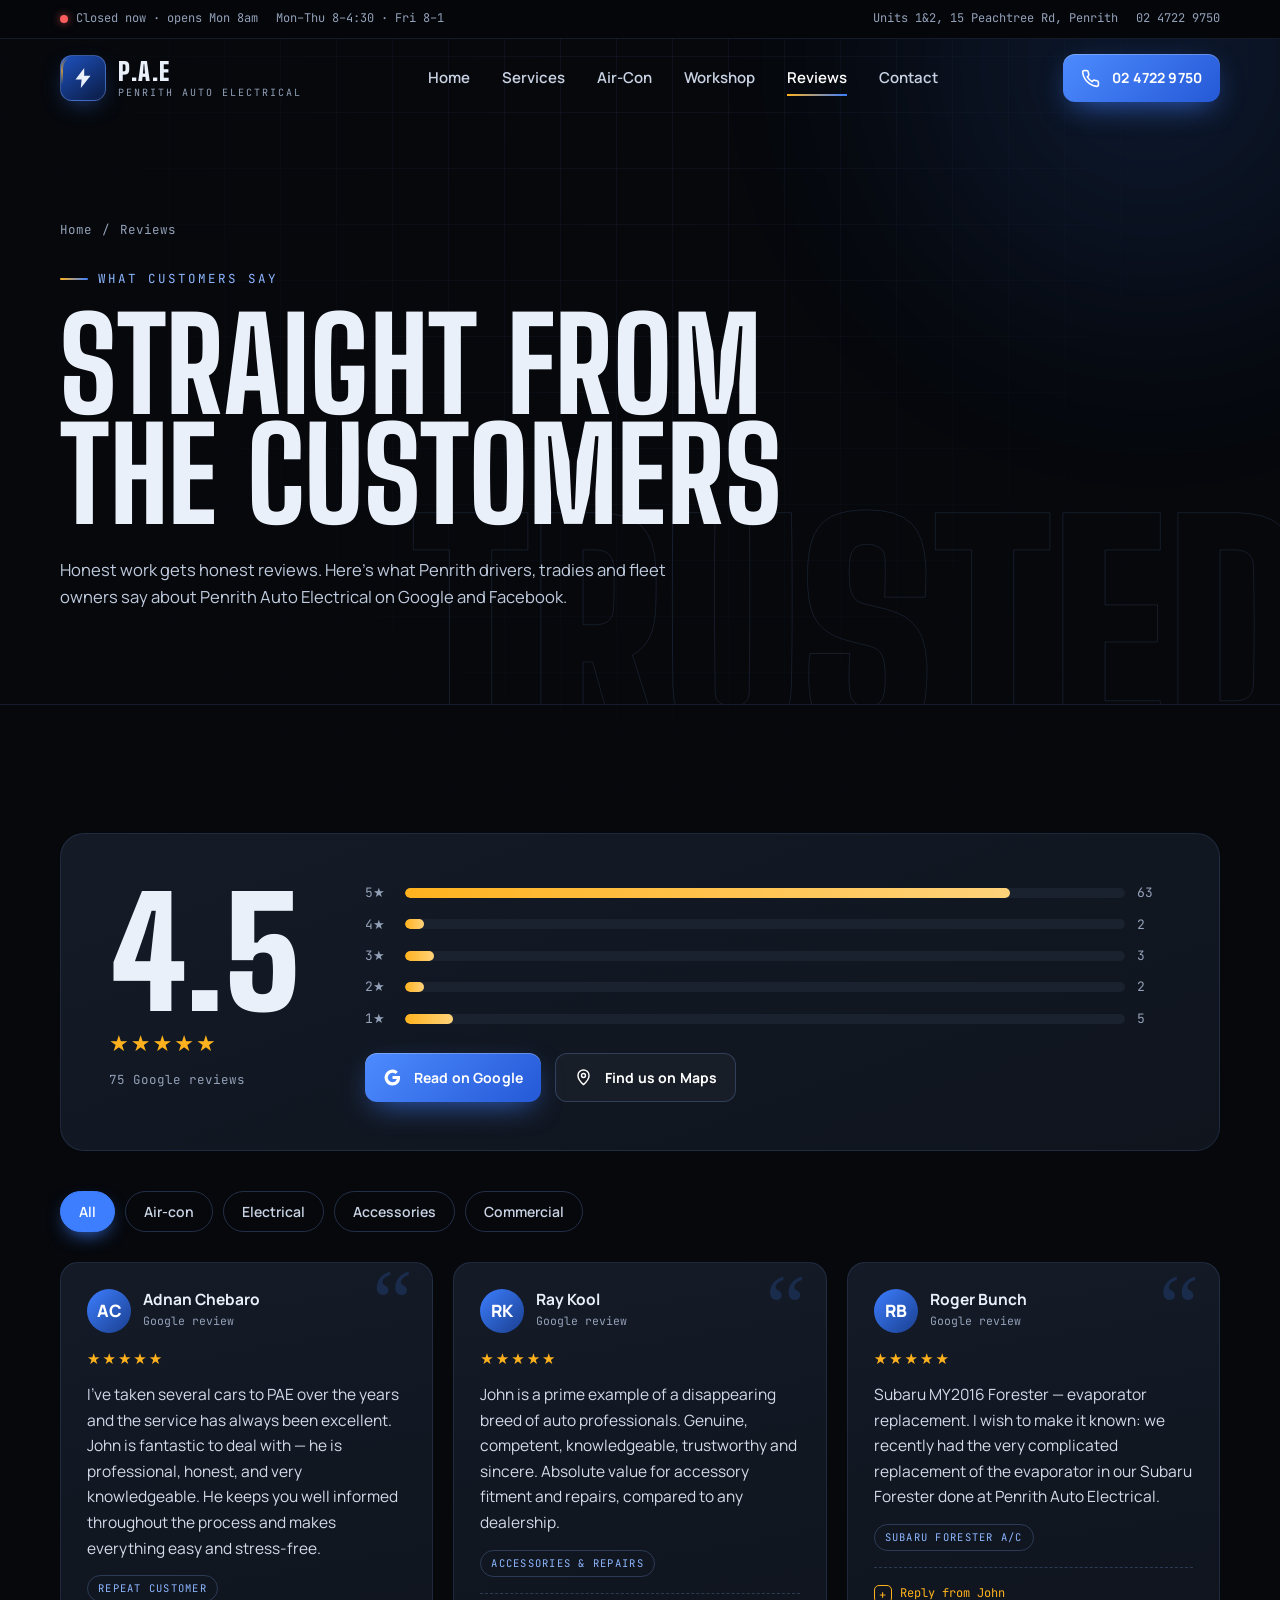
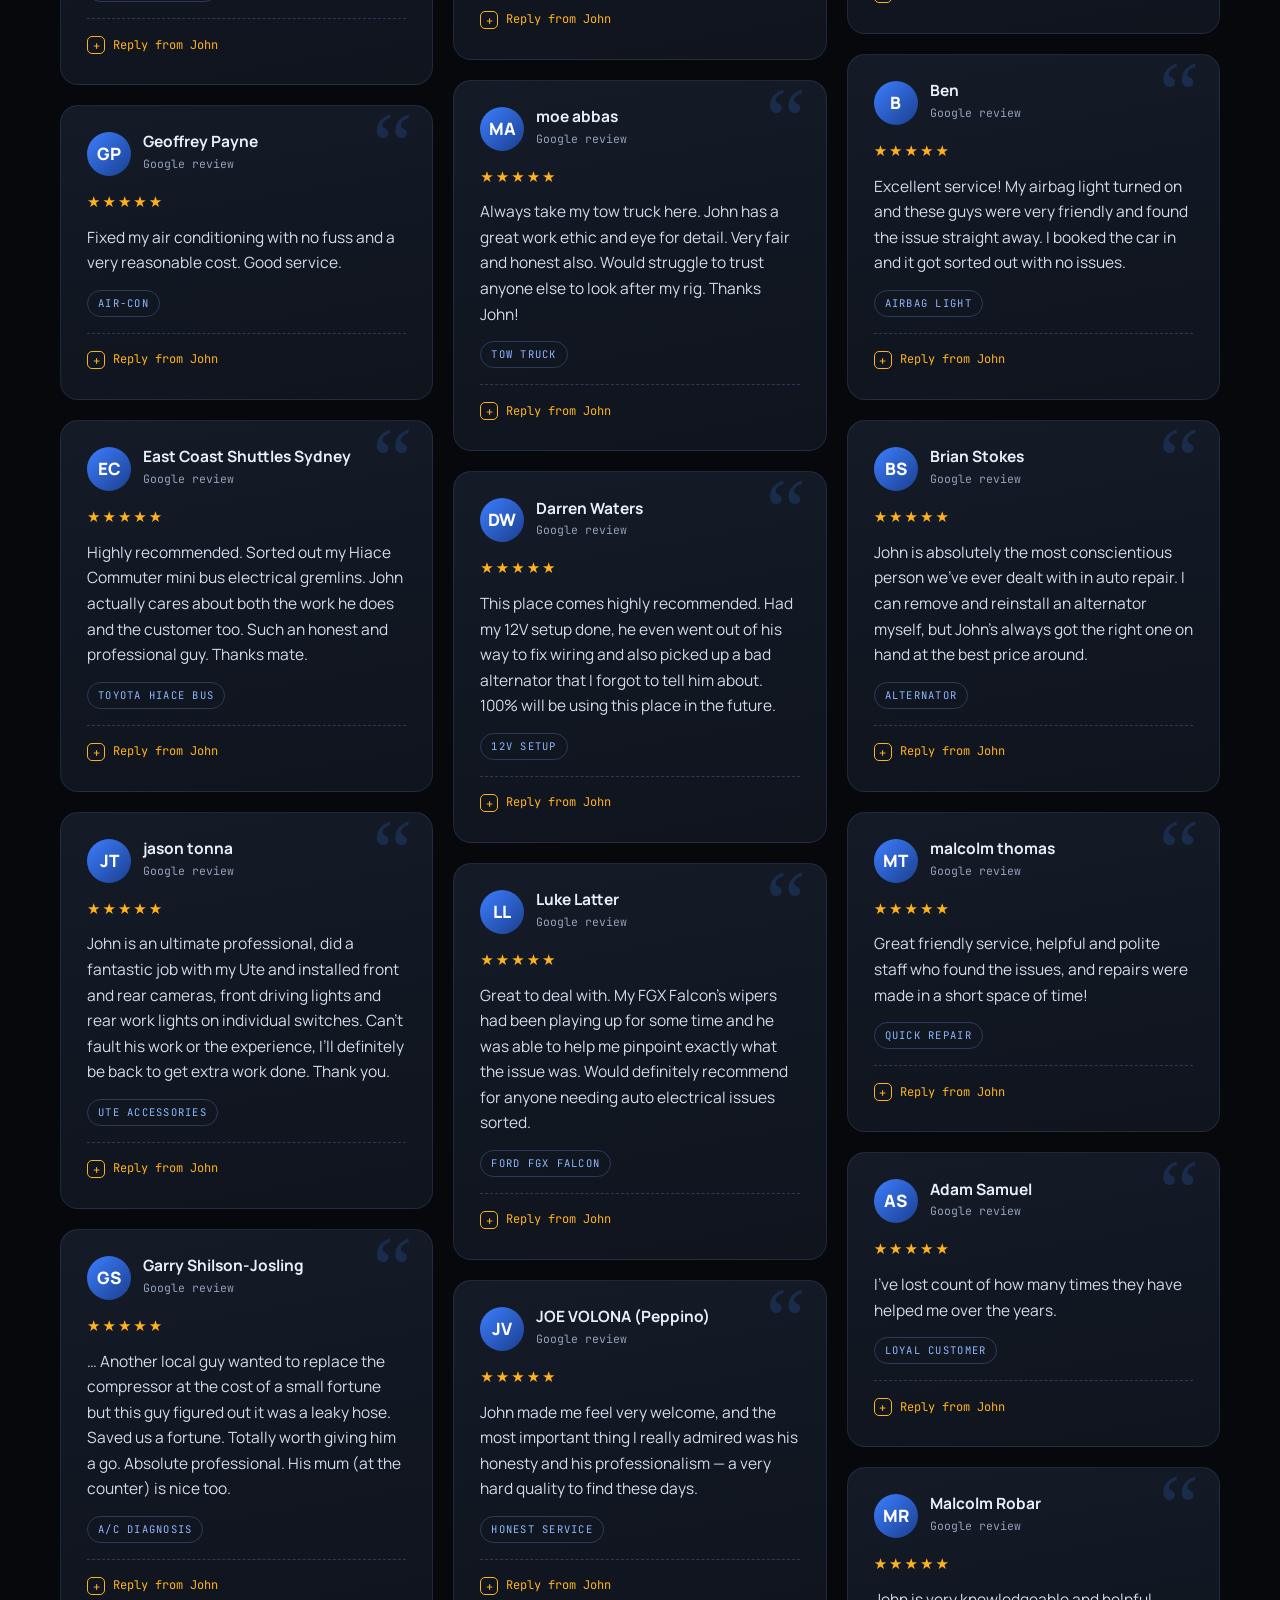
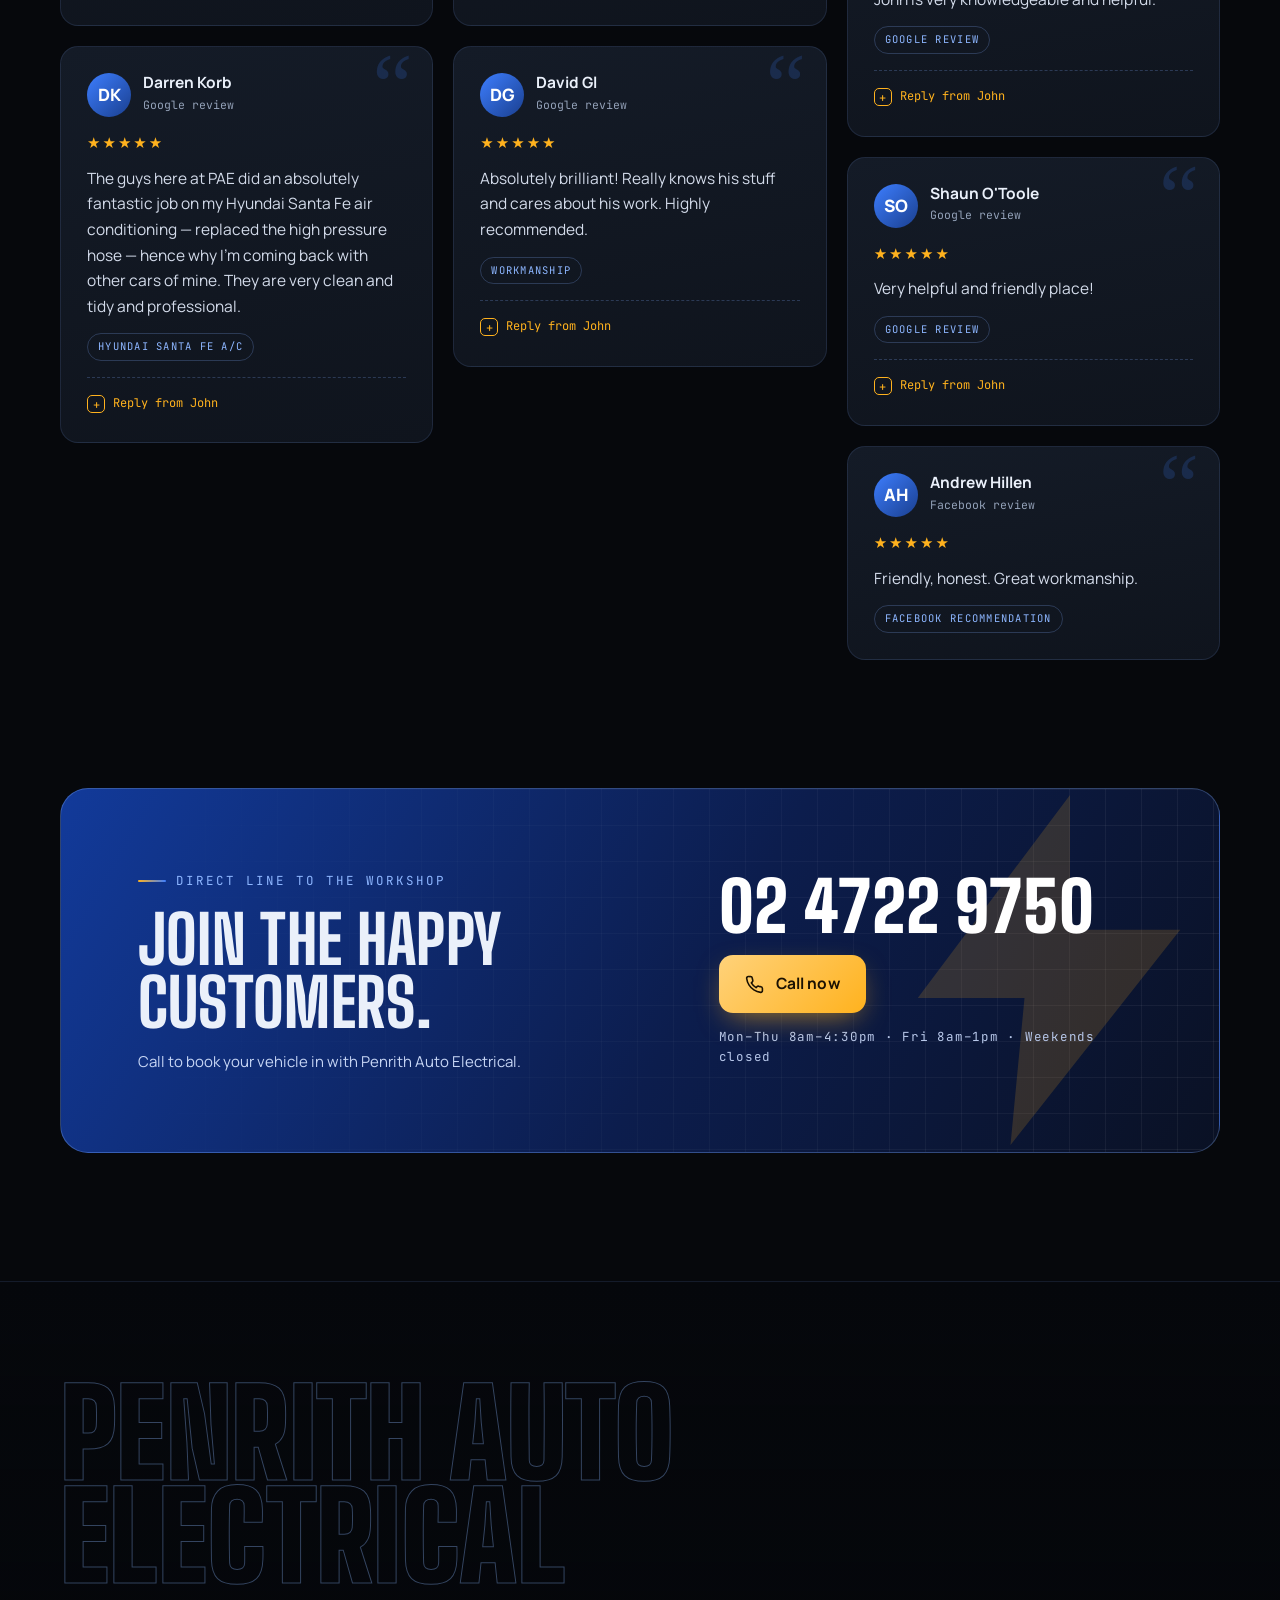
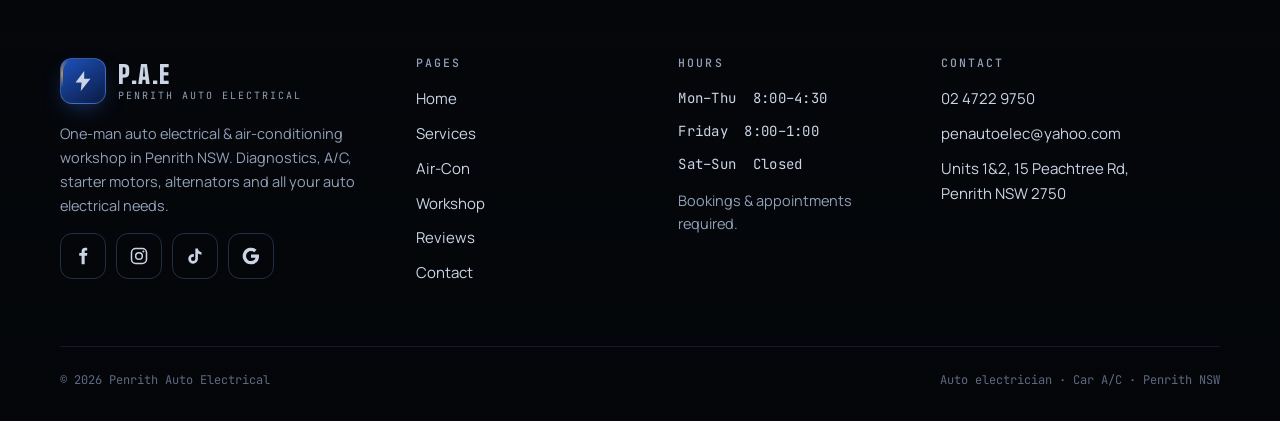
<file: reviews.html>
<!DOCTYPE html>
<html lang="en-AU">
<head>
<script src="site-safety.js"></script>
<meta charset="utf-8">
<meta name="viewport" content="width=device-width, initial-scale=1, viewport-fit=cover">
<meta name="robots" content="noindex, nofollow">
<title>Customer Reviews | Penrith Auto Electrical</title>
<meta name="description" content="Read real Google reviews for Penrith Auto Electrical — rated 4.5 stars from 75 reviews for auto electrical and air-conditioning work in Penrith NSW.">
<meta name="theme-color" content="#06080c">

<meta property="og:type" content="website">
<meta property="og:site_name" content="Penrith Auto Electrical">
<meta property="og:locale" content="en_AU">
<meta property="og:title" content="Customer Reviews | Penrith Auto Electrical">
<meta property="og:description" content="Read real Google reviews for Penrith Auto Electrical — rated 4.5 stars from 75 reviews for auto electrical and air-conditioning work in Penrith NSW.">

<meta property="og:image" content="https://konkos-design.github.io/penrith-auto-electrical/img/og.jpg">
<meta property="og:image:secure_url" content="https://konkos-design.github.io/penrith-auto-electrical/img/og.jpg">
<meta property="og:image:type" content="image/jpeg">
<meta property="og:image:width" content="1200">
<meta property="og:image:height" content="630">
<meta property="og:image:alt" content="Penrith Auto Electrical — auto electrician &amp; car air-conditioning, Penrith NSW">
<meta name="twitter:card" content="summary_large_image">
<meta name="twitter:title" content="Customer Reviews | Penrith Auto Electrical">
<meta name="twitter:description" content="Read real Google reviews for Penrith Auto Electrical — rated 4.5 stars from 75 reviews for auto electrical and air-conditioning work in Penrith NSW.">
<meta name="twitter:image" content="https://konkos-design.github.io/penrith-auto-electrical/img/og.jpg">
<link rel="icon" href="img/favicon.svg" type="image/svg+xml">
<link rel="apple-touch-icon" href="img/apple-touch-icon.png">
<link rel="preload" href="fonts/bigshoulders.woff2" as="font" type="font/woff2" crossorigin>
<link rel="preload" href="fonts/manrope.woff2" as="font" type="font/woff2" crossorigin>
<link rel="stylesheet" href="css/style.css">
<script type="application/ld+json">{"@context":"https://schema.org","@type":"AutoRepair","name":"Penrith Auto Electrical","image":"https://konkos-design.github.io/penrith-auto-electrical/img/og.jpg","telephone":"+61 2 4722 9750","email":"penautoelec@yahoo.com","address":{"@type":"PostalAddress","streetAddress":"Units 1&2, 15 Peachtree Rd","addressLocality":"Penrith","addressRegion":"NSW","postalCode":"2750","addressCountry":"AU"},"geo":{"@type":"GeoCoordinates","latitude":-33.7468668,"longitude":150.6870238},"openingHoursSpecification":[{"@type":"OpeningHoursSpecification","dayOfWeek":["Monday","Tuesday","Wednesday","Thursday"],"opens":"08:00","closes":"16:30"},{"@type":"OpeningHoursSpecification","dayOfWeek":"Friday","opens":"08:00","closes":"13:00"}],"aggregateRating":{"@type":"AggregateRating","ratingValue":"4.5","reviewCount":"75"},"sameAs":["https://www.facebook.com/PenrithAutoElectrical","https://www.instagram.com/penrithautoelectrical/"]}</script>
<link rel="canonical" href="https://konkos-design.github.io/penrith-auto-electrical/reviews.html">
<meta property="og:url" content="https://konkos-design.github.io/penrith-auto-electrical/reviews.html">
<link rel="stylesheet" href="site-safety.css">
</head>
<body>
<a class="skip" href="#main">Skip to content</a>
<svg width="0" height="0" style="position:absolute" aria-hidden="true">
<defs>
<symbol id="i-bolt" viewBox="0 0 24 24"><path fill="currentColor" d="M13.2 2 4.5 13.6h6.1L9.8 22l9.7-12.3h-6.3L13.2 2z"/></symbol>
<symbol id="i-phone" viewBox="0 0 24 24"><path fill="none" stroke="currentColor" stroke-width="2" stroke-linecap="round" stroke-linejoin="round" d="M22 16.9v3a2 2 0 0 1-2.2 2 19.8 19.8 0 0 1-8.6-3.1 19.5 19.5 0 0 1-6-6A19.8 19.8 0 0 1 2.1 4.2 2 2 0 0 1 4.1 2h3a2 2 0 0 1 2 1.7c.1 1 .4 1.9.7 2.8a2 2 0 0 1-.5 2.1L8 9.9a16 16 0 0 0 6 6l1.3-1.3a2 2 0 0 1 2.1-.4c.9.3 1.8.6 2.8.7a2 2 0 0 1 1.7 2z"/></symbol>
<symbol id="i-arrow" viewBox="0 0 24 24"><path fill="none" stroke="currentColor" stroke-width="2" stroke-linecap="round" stroke-linejoin="round" d="M5 12h14M13 6l6 6-6 6"/></symbol>
<symbol id="i-check" viewBox="0 0 24 24"><circle cx="12" cy="12" r="10" fill="none" stroke="currentColor" stroke-width="1.6" opacity=".4"/><path fill="none" stroke="currentColor" stroke-width="2.2" stroke-linecap="round" stroke-linejoin="round" d="m7.5 12.5 3 3 6-6.5"/></symbol>
<symbol id="i-snow" viewBox="0 0 24 24"><path fill="none" stroke="currentColor" stroke-width="1.8" stroke-linecap="round" d="M12 2v20M4.9 6l14.2 12M19.1 6 4.9 18M9 3.5 12 6l3-2.5M9 20.5 12 18l3 2.5M3 9.5l3.6.8-1 3.5M21 14.5l-3.6-.8 1-3.5M3 14.5l3.6-.8-1-3.5M21 9.5l-3.6.8 1 3.5"/></symbol>
<symbol id="i-scan" viewBox="0 0 24 24"><path fill="none" stroke="currentColor" stroke-width="1.8" stroke-linecap="round" stroke-linejoin="round" d="M4 7V5a1 1 0 0 1 1-1h2M17 4h2a1 1 0 0 1 1 1v2M20 17v2a1 1 0 0 1-1 1h-2M7 20H5a1 1 0 0 1-1-1v-2M7 12h2l1.5-3 3 6 1.5-3h2"/></symbol>
<symbol id="i-cog" viewBox="0 0 24 24"><path fill="none" stroke="currentColor" stroke-width="1.8" stroke-linecap="round" stroke-linejoin="round" d="M12 15.5a3.5 3.5 0 1 0 0-7 3.5 3.5 0 0 0 0 7z"/><path fill="none" stroke="currentColor" stroke-width="1.8" stroke-linecap="round" stroke-linejoin="round" d="M19.4 15a1.7 1.7 0 0 0 .3 1.8l.1.1a2 2 0 1 1-2.8 2.8l-.1-.1a1.7 1.7 0 0 0-1.8-.3 1.7 1.7 0 0 0-1 1.5V21a2 2 0 1 1-4 0v-.1a1.7 1.7 0 0 0-1.1-1.5 1.7 1.7 0 0 0-1.8.3l-.1.1a2 2 0 1 1-2.8-2.8l.1-.1a1.7 1.7 0 0 0 .3-1.8 1.7 1.7 0 0 0-1.5-1H3a2 2 0 1 1 0-4h.1a1.7 1.7 0 0 0 1.5-1.1 1.7 1.7 0 0 0-.3-1.8l-.1-.1a2 2 0 1 1 2.8-2.8l.1.1a1.7 1.7 0 0 0 1.8.3H9a1.7 1.7 0 0 0 1-1.5V3a2 2 0 1 1 4 0v.1a1.7 1.7 0 0 0 1 1.5 1.7 1.7 0 0 0 1.8-.3l.1-.1a2 2 0 1 1 2.8 2.8l-.1.1a1.7 1.7 0 0 0-.3 1.8V9a1.7 1.7 0 0 0 1.5 1H21a2 2 0 1 1 0 4h-.1a1.7 1.7 0 0 0-1.5 1z"/></symbol>
<symbol id="i-battery" viewBox="0 0 24 24"><path fill="none" stroke="currentColor" stroke-width="1.8" stroke-linecap="round" stroke-linejoin="round" d="M3 8h18v11H3zM7 8V5.5M17 8V5.5M6.5 13.5h3M14.5 13.5h3M16 12v3"/></symbol>
<symbol id="i-light" viewBox="0 0 24 24"><path fill="none" stroke="currentColor" stroke-width="1.8" stroke-linecap="round" stroke-linejoin="round" d="M9 18h6M10 21h4M12 3a6 6 0 0 0-3.5 10.9c.6.5 1 1.2 1 2V16h5v-.1c0-.8.4-1.5 1-2A6 6 0 0 0 12 3z"/></symbol>
<symbol id="i-plug" viewBox="0 0 24 24"><path fill="none" stroke="currentColor" stroke-width="1.8" stroke-linecap="round" stroke-linejoin="round" d="M9 2v5M15 2v5M6 7h12v4a6 6 0 0 1-12 0V7zM12 17v5"/></symbol>
<symbol id="i-camera" viewBox="0 0 24 24"><path fill="none" stroke="currentColor" stroke-width="1.8" stroke-linecap="round" stroke-linejoin="round" d="M3 8a2 2 0 0 1 2-2h2l1.5-2h7L17 6h2a2 2 0 0 1 2 2v10a2 2 0 0 1-2 2H5a2 2 0 0 1-2-2V8z"/><circle cx="12" cy="13" r="3.5" fill="none" stroke="currentColor" stroke-width="1.8"/></symbol>
<symbol id="i-window" viewBox="0 0 24 24"><path fill="none" stroke="currentColor" stroke-width="1.8" stroke-linecap="round" stroke-linejoin="round" d="M3 18h18M5 18 8 7h9l2 11M12 10v5M10 13l2 2 2-2"/></symbol>
<symbol id="i-truck" viewBox="0 0 24 24"><path fill="none" stroke="currentColor" stroke-width="1.8" stroke-linecap="round" stroke-linejoin="round" d="M2 6h12v10H2zM14 9h4l3 3.5V16h-7zM6.5 19a2 2 0 1 0 0-4 2 2 0 0 0 0 4zM17.5 19a2 2 0 1 0 0-4 2 2 0 0 0 0 4z"/></symbol>
<symbol id="i-clock" viewBox="0 0 24 24"><circle cx="12" cy="12" r="9" fill="none" stroke="currentColor" stroke-width="1.8"/><path fill="none" stroke="currentColor" stroke-width="1.8" stroke-linecap="round" d="M12 7v5l3 2"/></symbol>
<symbol id="i-pin" viewBox="0 0 24 24"><path fill="none" stroke="currentColor" stroke-width="1.8" stroke-linecap="round" stroke-linejoin="round" d="M12 21s-7-6.2-7-11.5a7 7 0 0 1 14 0C19 14.8 12 21 12 21z"/><circle cx="12" cy="9.5" r="2.5" fill="none" stroke="currentColor" stroke-width="1.8"/></symbol>
<symbol id="i-mail" viewBox="0 0 24 24"><path fill="none" stroke="currentColor" stroke-width="1.8" stroke-linecap="round" stroke-linejoin="round" d="M3 6h18v12H3zM3 7l9 6 9-6"/></symbol>
<symbol id="i-star" viewBox="0 0 24 24"><path fill="currentColor" d="m12 2.5 2.9 6 6.6.8-4.9 4.6 1.3 6.6L12 17.3l-5.9 3.2 1.3-6.6-4.9-4.6 6.6-.8z"/></symbol>
<symbol id="i-alert" viewBox="0 0 24 24"><path fill="none" stroke="currentColor" stroke-width="1.8" stroke-linecap="round" stroke-linejoin="round" d="M12 3 2 20h20L12 3zM12 10v4M12 17h.01"/></symbol>
<symbol id="i-wrench" viewBox="0 0 24 24"><path fill="none" stroke="currentColor" stroke-width="1.8" stroke-linecap="round" stroke-linejoin="round" d="M14.7 6.3a4 4 0 0 0 5 5L22 13.6a7 7 0 0 1-9.3 2.2L6 22.5a2.1 2.1 0 0 1-3-3l6.7-6.7a7 7 0 0 1 2.2-9.3l2.3 2.3a4 4 0 0 0 .5.5z"/></symbol>
<symbol id="i-cal" viewBox="0 0 24 24"><path fill="none" stroke="currentColor" stroke-width="1.8" stroke-linecap="round" stroke-linejoin="round" d="M4 5h16v16H4zM4 10h16M8 3v4M16 3v4"/></symbol>
<symbol id="i-chat" viewBox="0 0 24 24"><path fill="none" stroke="currentColor" stroke-width="1.8" stroke-linecap="round" stroke-linejoin="round" d="M21 12a8 8 0 0 1-11.6 7.1L4 20.5l1.4-5A8 8 0 1 1 21 12z"/></symbol>
<symbol id="i-temp" viewBox="0 0 24 24"><path fill="none" stroke="currentColor" stroke-width="1.8" stroke-linecap="round" stroke-linejoin="round" d="M14 14.8V4a2 2 0 0 0-4 0v10.8a4 4 0 1 0 4 0zM12 9v7"/></symbol>
<symbol id="i-wind" viewBox="0 0 24 24"><path fill="none" stroke="currentColor" stroke-width="1.8" stroke-linecap="round" stroke-linejoin="round" d="M3 8h11a3 3 0 1 0-3-3M3 12h16a3 3 0 1 1-3 3M3 16h7"/></symbol>
<symbol id="i-drop" viewBox="0 0 24 24"><path fill="none" stroke="currentColor" stroke-width="1.8" stroke-linecap="round" stroke-linejoin="round" d="M12 3s6 6.6 6 11a6 6 0 0 1-12 0c0-4.4 6-11 6-11z"/></symbol>
<symbol id="i-sound" viewBox="0 0 24 24"><path fill="none" stroke="currentColor" stroke-width="1.8" stroke-linecap="round" stroke-linejoin="round" d="M4 9v6h4l5 4V5L8 9H4zM16.5 8.5a5 5 0 0 1 0 7M19 6a8.5 8.5 0 0 1 0 12"/></symbol>
<symbol id="i-nose" viewBox="0 0 24 24"><path fill="none" stroke="currentColor" stroke-width="1.8" stroke-linecap="round" stroke-linejoin="round" d="M5 7c2-2 4 2 6 0s4-2 6 0M5 12c2-2 4 2 6 0s4-2 6 0M5 17c2-2 4 2 6 0s4-2 6 0"/></symbol>
<symbol id="i-fog" viewBox="0 0 24 24"><path fill="none" stroke="currentColor" stroke-width="1.8" stroke-linecap="round" stroke-linejoin="round" d="M4 15h16M6 19h12M7 11a5 5 0 0 1 10 0"/></symbol>
<symbol id="i-fb" viewBox="0 0 24 24"><path fill="currentColor" d="M14 8.5V6.8c0-.8.2-1.3 1.4-1.3H17V2.3c-.3 0-1.3-.1-2.5-.1-2.5 0-4.2 1.5-4.2 4.3v2H7.5v3.3h2.8V22H14v-10.2h2.8l.4-3.3H14z"/></symbol>
<symbol id="i-ig" viewBox="0 0 24 24"><rect x="3" y="3" width="18" height="18" rx="5" fill="none" stroke="currentColor" stroke-width="1.8"/><circle cx="12" cy="12" r="4" fill="none" stroke="currentColor" stroke-width="1.8"/><circle cx="17.3" cy="6.7" r="1.2" fill="currentColor"/></symbol>
<symbol id="i-tt" viewBox="0 0 24 24"><path fill="currentColor" d="M16.6 5.8A4.3 4.3 0 0 1 15.5 3h-3.1v12.4a2.6 2.6 0 1 1-2.6-2.6c.3 0 .5 0 .8.1V9.7a5.8 5.8 0 1 0 4.9 5.7V9.1a7.4 7.4 0 0 0 4.3 1.4V7.4a4.3 4.3 0 0 1-3.2-1.6z"/></symbol>
<symbol id="i-google" viewBox="0 0 24 24"><path fill="currentColor" d="M21.6 12.2c0-.7-.1-1.4-.2-2H12v3.8h5.4a4.6 4.6 0 0 1-2 3v2.5h3.2c1.9-1.7 3-4.3 3-7.3zM12 22c2.7 0 5-.9 6.6-2.4l-3.2-2.5c-.9.6-2 1-3.4 1-2.6 0-4.8-1.8-5.6-4.1H3.1v2.6A10 10 0 0 0 12 22zM6.4 14a6 6 0 0 1 0-3.9V7.5H3.1a10 10 0 0 0 0 9L6.4 14zM12 6c1.5 0 2.8.5 3.8 1.5l2.9-2.9A10 10 0 0 0 3.1 7.5L6.4 10C7.2 7.7 9.4 6 12 6z"/></symbol>
</defs></svg>
<div class="pt" aria-hidden="true"><span></span></div>
<div class="progress" aria-hidden="true"></div>
<div class="grid-bg" aria-hidden="true"></div>
<div class="glow-bg" aria-hidden="true"></div>
<div class="statusbar">
  <div class="wrap">
    <div class="left">
      <span class="led" data-open-status><i></i><span>Checking hours…</span></span>
      <span class="hide-s">Mon–Thu 8–4:30 · Fri 8–1</span>
    </div>
    <div class="right">
      <span class="hide-s">Units 1&amp;2, 15 Peachtree Rd, Penrith</span>
      <a href="tel:+61247229750">02 4722 9750</a>
    </div>
  </div>
</div>
<header class="header">
  <div class="wrap">
    <a class="logo" href="index.html" aria-label="Penrith Auto Electrical — home">
      <span class="logo-mark"><svg aria-hidden="true"><use href="#i-bolt"/></svg></span>
      <span class="logo-text"><b>P.A.E</b><small>Penrith Auto Electrical</small></span>
    </a>
    <nav class="nav" aria-label="Main"><a href="index.html">Home</a><a href="services.html">Services</a><a href="air-conditioning.html">Air-Con</a><a href="workshop.html">Workshop</a><a href="reviews.html" class="active" aria-current="page">Reviews</a><a href="contact.html">Contact</a></nav>
    <div class="header-cta">
      <a class="btn btn-primary btn-sm" href="tel:+61247229750" aria-label="Call 02 4722 9750"><svg aria-hidden="true"><use href="#i-phone"/></svg><span class="btn-call-text">02 4722 9750</span></a>
      <button class="burger" aria-label="Menu" aria-expanded="false"><span></span><span></span><span></span></button>
    </div>
  </div>
</header>
<div class="drawer" aria-label="Mobile menu">
  <nav><a href="index.html"><small>01</small>Home</a><a href="services.html"><small>02</small>Services</a><a href="air-conditioning.html"><small>03</small>Air-Con</a><a href="workshop.html"><small>04</small>Workshop</a><a href="reviews.html" class="active"><small>05</small>Reviews</a><a href="contact.html"><small>06</small>Contact</a></nav>
  <div class="drawer-foot">
    <a class="btn btn-amber" href="tel:+61247229750"><svg aria-hidden="true"><use href="#i-phone"/></svg>Call 02 4722 9750</a>
    <p>Units 1&amp;2, 15 Peachtree Rd, Penrith NSW 2750</p>
  </div>
</div>

<main id="main">
<section class="page-hero">
  <div class="wrap">
    <div class="crumbs rv"><a href="index.html">Home</a><span>/</span><span>Reviews</span></div>
    <span class="eyebrow rv" style="--d:.1s;margin-top:28px">What customers say</span>
    <h1 class="split">Straight from<br>the customers</h1>
    <p class="rv" style="--d:.3s">Honest work gets honest reviews. Here's what Penrith drivers, tradies and fleet owners say about Penrith Auto Electrical on Google and Facebook.</p>
  </div>
  <div class="ghost-word" aria-hidden="true">Trusted</div>
</section>

<section class="section">
  <div class="wrap">
    <div class="rev-summary rv">
      <div class="score"><b>4.5</b><span class="stars">★★★★★</span><small>75 Google reviews</small></div>
      <div>
        <div class="bars"><div class="bar"><span>5★</span><div class="track"><i style="--w:84.0%"></i></div><span>63</span></div><div class="bar"><span>4★</span><div class="track"><i style="--w:2.7%"></i></div><span>2</span></div><div class="bar"><span>3★</span><div class="track"><i style="--w:4.0%"></i></div><span>3</span></div><div class="bar"><span>2★</span><div class="track"><i style="--w:2.7%"></i></div><span>2</span></div><div class="bar"><span>1★</span><div class="track"><i style="--w:6.7%"></i></div><span>5</span></div></div>
        <div class="hero-actions" style="margin-top:24px">
          <a class="btn btn-primary btn-sm" href="https://search.google.com/local/reviews?placeid=ChIJ8ejtcPCFEmsRdQ3EDJMkp1U" target="_blank" rel="noopener"><svg aria-hidden="true"><use href="#i-google"/></svg>Read on Google</a>
          <a class="btn btn-ghost btn-sm" href="https://www.google.com/maps/place/?q=place_id:ChIJ8ejtcPCFEmsRdQ3EDJMkp1U" target="_blank" rel="noopener"><svg aria-hidden="true"><use href="#i-pin"/></svg>Find us on Maps</a>
        </div>
      </div>
    </div>
    <div class="filters rv" role="group" aria-label="Filter reviews">
      <button class="chip on" data-filter="all" type="button">All</button>
      <button class="chip" data-filter="ac" type="button">Air-con</button>
      <button class="chip" data-filter="electrical" type="button">Electrical</button>
      <button class="chip" data-filter="accessories" type="button">Accessories</button>
      <button class="chip" data-filter="commercial" type="button">Commercial</button>
    </div>
    <div class="rev-grid"><article class="rev rv" style="--d:0.00s" data-tags="general">
  <div class="rev-head"><span class="avatar" aria-hidden="true">AC</span><div><b>Adnan Chebaro</b><small>Google review</small></div></div>
  <span class="stars" aria-label="5 out of 5 stars">★★★★★</span>
  <p>I’ve taken several cars to PAE over the years and the service has always been excellent. John is fantastic to deal with — he is professional, honest, and very knowledgeable. He keeps you well informed throughout the process and makes everything easy and stress-free.</p>
  <span class="tagline">Repeat customer</span>
  <details class="owner"><summary>Reply from John</summary><p>Thank you very much, I appreciate the feedback. Thank you for the support.</p></details>
</article><article class="rev rv" style="--d:0.08s" data-tags="ac">
  <div class="rev-head"><span class="avatar" aria-hidden="true">GP</span><div><b>Geoffrey Payne</b><small>Google review</small></div></div>
  <span class="stars" aria-label="5 out of 5 stars">★★★★★</span>
  <p>Fixed my air conditioning with no fuss and a very reasonable cost. Good service.</p>
  <span class="tagline">Air-con</span>
  <details class="owner"><summary>Reply from John</summary><p>Thank you.</p></details>
</article><article class="rev rv" style="--d:0.16s" data-tags="electrical commercial">
  <div class="rev-head"><span class="avatar" aria-hidden="true">EC</span><div><b>East Coast Shuttles Sydney</b><small>Google review</small></div></div>
  <span class="stars" aria-label="5 out of 5 stars">★★★★★</span>
  <p>Highly recommended. Sorted out my Hiace Commuter mini bus electrical gremlins. John actually cares about both the work he does and the customer too. Such an honest and professional guy. Thanks mate.</p>
  <span class="tagline">Toyota Hiace bus</span>
  <details class="owner"><summary>Reply from John</summary><p>Thank you very much.</p></details>
</article><article class="rev rv" style="--d:0.00s" data-tags="accessories">
  <div class="rev-head"><span class="avatar" aria-hidden="true">JT</span><div><b>jason tonna</b><small>Google review</small></div></div>
  <span class="stars" aria-label="5 out of 5 stars">★★★★★</span>
  <p>John is an ultimate professional, did a fantastic job with my Ute and installed front and rear cameras, front driving lights and rear work lights on individual switches. Can’t fault his work or the experience, I’ll definitely be back to get extra work done. Thank you.</p>
  <span class="tagline">Ute accessories</span>
  <details class="owner"><summary>Reply from John</summary><p>Thank you and anytime.</p></details>
</article><article class="rev rv" style="--d:0.08s" data-tags="ac">
  <div class="rev-head"><span class="avatar" aria-hidden="true">GS</span><div><b>Garry Shilson-Josling</b><small>Google review</small></div></div>
  <span class="stars" aria-label="5 out of 5 stars">★★★★★</span>
  <p>… Another local guy wanted to replace the compressor at the cost of a small fortune but this guy figured out it was a leaky hose. Saved us a fortune. Totally worth giving him a go. Absolute professional. His mum (at the counter) is nice too.</p>
  <span class="tagline">A/C diagnosis</span>
  <details class="owner"><summary>Reply from John</summary><p>Thank you. That’s what I do — diagnose and repair. Guessing can cost way too much. Glad I got it sorted. Mum says thank you for the shout out.</p></details>
</article><article class="rev rv" style="--d:0.16s" data-tags="ac">
  <div class="rev-head"><span class="avatar" aria-hidden="true">DK</span><div><b>Darren Korb</b><small>Google review</small></div></div>
  <span class="stars" aria-label="5 out of 5 stars">★★★★★</span>
  <p>The guys here at PAE did an absolutely fantastic job on my Hyundai Santa Fe air conditioning — replaced the high pressure hose — hence why I’m coming back with other cars of mine. They are very clean and tidy and professional.</p>
  <span class="tagline">Hyundai Santa Fe A/C</span>
  <details class="owner"><summary>Reply from John</summary><p>Thank you, glad I could help and you were happy with the service.</p></details>
</article><article class="rev rv" style="--d:0.00s" data-tags="accessories general">
  <div class="rev-head"><span class="avatar" aria-hidden="true">RK</span><div><b>Ray Kool</b><small>Google review</small></div></div>
  <span class="stars" aria-label="5 out of 5 stars">★★★★★</span>
  <p>John is a prime example of a disappearing breed of auto professionals. Genuine, competent, knowledgeable, trustworthy and sincere. Absolute value for accessory fitment and repairs, compared to any dealership.</p>
  <span class="tagline">Accessories & repairs</span>
  <details class="owner"><summary>Reply from John</summary><p>Thank you very much.</p></details>
</article><article class="rev rv" style="--d:0.08s" data-tags="commercial general">
  <div class="rev-head"><span class="avatar" aria-hidden="true">MA</span><div><b>moe abbas</b><small>Google review</small></div></div>
  <span class="stars" aria-label="5 out of 5 stars">★★★★★</span>
  <p>Always take my tow truck here. John has a great work ethic and eye for detail. Very fair and honest also. Would struggle to trust anyone else to look after my rig. Thanks John!</p>
  <span class="tagline">Tow truck</span>
  <details class="owner"><summary>Reply from John</summary><p>Thank you.</p></details>
</article><article class="rev rv" style="--d:0.16s" data-tags="electrical accessories">
  <div class="rev-head"><span class="avatar" aria-hidden="true">DW</span><div><b>Darren Waters</b><small>Google review</small></div></div>
  <span class="stars" aria-label="5 out of 5 stars">★★★★★</span>
  <p>This place comes highly recommended. Had my 12V setup done, he even went out of his way to fix wiring and also picked up a bad alternator that I forgot to tell him about. 100% will be using this place in the future.</p>
  <span class="tagline">12V setup</span>
  <details class="owner"><summary>Reply from John</summary><p>Thank you, glad I could help.</p></details>
</article><article class="rev rv" style="--d:0.00s" data-tags="electrical">
  <div class="rev-head"><span class="avatar" aria-hidden="true">LL</span><div><b>Luke Latter</b><small>Google review</small></div></div>
  <span class="stars" aria-label="5 out of 5 stars">★★★★★</span>
  <p>Great to deal with. My FGX Falcon’s wipers had been playing up for some time and he was able to help me pinpoint exactly what the issue was. Would definitely recommend for anyone needing auto electrical issues sorted.</p>
  <span class="tagline">Ford FGX Falcon</span>
  <details class="owner"><summary>Reply from John</summary><p>Thank you.</p></details>
</article><article class="rev rv" style="--d:0.08s" data-tags="general">
  <div class="rev-head"><span class="avatar" aria-hidden="true">JV</span><div><b>JOE VOLONA (Peppino)</b><small>Google review</small></div></div>
  <span class="stars" aria-label="5 out of 5 stars">★★★★★</span>
  <p>John made me feel very welcome, and the most important thing I really admired was his honesty and his professionalism — a very hard quality to find these days.</p>
  <span class="tagline">Honest service</span>
  <details class="owner"><summary>Reply from John</summary><p>Thank you Joe. Much appreciated.</p></details>
</article><article class="rev rv" style="--d:0.16s" data-tags="general">
  <div class="rev-head"><span class="avatar" aria-hidden="true">DG</span><div><b>David Gl</b><small>Google review</small></div></div>
  <span class="stars" aria-label="5 out of 5 stars">★★★★★</span>
  <p>Absolutely brilliant! Really knows his stuff and cares about his work. Highly recommended.</p>
  <span class="tagline">Workmanship</span>
  <details class="owner"><summary>Reply from John</summary><p>Thank you very much. And appreciated the time taken to leave me a Google review.</p></details>
</article><article class="rev rv" style="--d:0.00s" data-tags="ac">
  <div class="rev-head"><span class="avatar" aria-hidden="true">RB</span><div><b>Roger Bunch</b><small>Google review</small></div></div>
  <span class="stars" aria-label="5 out of 5 stars">★★★★★</span>
  <p>Subaru MY2016 Forester — evaporator replacement. I wish to make it known: we recently had the very complicated replacement of the evaporator in our Subaru Forester done at Penrith Auto Electrical.</p>
  <span class="tagline">Subaru Forester A/C</span>
  <details class="owner"><summary>Reply from John</summary><p>Thank you Roger, for the kind words and a great review. It was my pleasure to do the job and I am very happy that you are pleased with the work and my conduct.</p></details>
</article><article class="rev rv" style="--d:0.08s" data-tags="electrical">
  <div class="rev-head"><span class="avatar" aria-hidden="true">B</span><div><b>Ben</b><small>Google review</small></div></div>
  <span class="stars" aria-label="5 out of 5 stars">★★★★★</span>
  <p>Excellent service! My airbag light turned on and these guys were very friendly and found the issue straight away. I booked the car in and it got sorted out with no issues.</p>
  <span class="tagline">Airbag light</span>
  <details class="owner"><summary>Reply from John</summary><p>Thank you.</p></details>
</article><article class="rev rv" style="--d:0.16s" data-tags="electrical">
  <div class="rev-head"><span class="avatar" aria-hidden="true">BS</span><div><b>Brian Stokes</b><small>Google review</small></div></div>
  <span class="stars" aria-label="5 out of 5 stars">★★★★★</span>
  <p>John is absolutely the most conscientious person we’ve ever dealt with in auto repair. I can remove and reinstall an alternator myself, but John’s always got the right one on hand at the best price around.</p>
  <span class="tagline">Alternator</span>
  <details class="owner"><summary>Reply from John</summary><p>Thank you very much. Glad I could help again.</p></details>
</article><article class="rev rv" style="--d:0.00s" data-tags="general electrical">
  <div class="rev-head"><span class="avatar" aria-hidden="true">MT</span><div><b>malcolm thomas</b><small>Google review</small></div></div>
  <span class="stars" aria-label="5 out of 5 stars">★★★★★</span>
  <p>Great friendly service, helpful and polite staff who found the issues, and repairs were made in a short space of time!</p>
  <span class="tagline">Quick repair</span>
  <details class="owner"><summary>Reply from John</summary><p>Thanks for the review.</p></details>
</article><article class="rev rv" style="--d:0.08s" data-tags="general">
  <div class="rev-head"><span class="avatar" aria-hidden="true">AS</span><div><b>Adam Samuel</b><small>Google review</small></div></div>
  <span class="stars" aria-label="5 out of 5 stars">★★★★★</span>
  <p>I’ve lost count of how many times they have helped me over the years.</p>
  <span class="tagline">Loyal customer</span>
  <details class="owner"><summary>Reply from John</summary><p>Thank you for the review. Glad I could help when I can.</p></details>
</article><article class="rev rv" style="--d:0.16s" data-tags="general">
  <div class="rev-head"><span class="avatar" aria-hidden="true">MR</span><div><b>Malcolm Robar</b><small>Google review</small></div></div>
  <span class="stars" aria-label="5 out of 5 stars">★★★★★</span>
  <p>John is very knowledgeable and helpful.</p>
  <span class="tagline">Google review</span>
  <details class="owner"><summary>Reply from John</summary><p>Thank you.</p></details>
</article><article class="rev rv" style="--d:0.00s" data-tags="general">
  <div class="rev-head"><span class="avatar" aria-hidden="true">SO</span><div><b>Shaun O&#x27;Toole</b><small>Google review</small></div></div>
  <span class="stars" aria-label="5 out of 5 stars">★★★★★</span>
  <p>Very helpful and friendly place!</p>
  <span class="tagline">Google review</span>
  <details class="owner"><summary>Reply from John</summary><p>Thank you.</p></details>
</article><article class="rev rv" style="--d:0.08s" data-tags="general">
  <div class="rev-head"><span class="avatar" aria-hidden="true">AH</span><div><b>Andrew Hillen</b><small>Facebook review</small></div></div>
  <span class="stars" aria-label="5 out of 5 stars">★★★★★</span>
  <p>Friendly, honest. Great workmanship.</p>
  <span class="tagline">Facebook recommendation</span>
  
</article></div>
  </div>
</section>
<section class="section" style="padding-top:0">
  <div class="wrap">
    <div class="cta-band rv s">
      <svg class="bolt-bg" viewBox="0 0 24 24" aria-hidden="true"><path fill="currentColor" d="M13.2 2 4.5 13.6h6.1L9.8 22l9.7-12.3h-6.3L13.2 2z"/></svg>
      <div class="cta-inner">
        <div>
          <span class="eyebrow">Direct line to the workshop</span>
          <h2 class="split" style="margin-top:16px">Join the happy<br>customers.</h2>
          <p>Call to book your vehicle in with Penrith Auto Electrical.</p>
        </div>
        <div class="cta-side">
          <a class="big-phone" href="tel:+61247229750">02 4722 9750</a>
          <a class="btn btn-amber" href="tel:+61247229750"><svg aria-hidden="true"><use href="#i-phone"/></svg>Call now</a>
          <small>Mon–Thu 8am–4:30pm · Fri 8am–1pm · Weekends closed</small>
        </div>
      </div>
    </div>
  </div>
</section>

</main>
<footer class="footer">
  <div class="wrap">
    <div class="foot-big" aria-hidden="true">Penrith Auto<br>Electrical</div>
    <div class="foot-grid">
      <div>
        <a class="logo" href="index.html" aria-label="Penrith Auto Electrical — home"><span class="logo-mark"><svg aria-hidden="true"><use href="#i-bolt"/></svg></span><span class="logo-text"><b>P.A.E</b><small>Penrith Auto Electrical</small></span></a>
        <p style="margin-top:18px">One-man auto electrical &amp; air-conditioning workshop in Penrith NSW. Diagnostics, A/C, starter motors, alternators and all your auto electrical needs.</p>
        <div class="socials">
          <a href="https://www.facebook.com/PenrithAutoElectrical" target="_blank" rel="noopener" aria-label="Facebook"><svg aria-hidden="true"><use href="#i-fb"/></svg></a>
          <a href="https://www.instagram.com/penrithautoelectrical/" target="_blank" rel="noopener" aria-label="Instagram"><svg aria-hidden="true"><use href="#i-ig"/></svg></a>
          <a href="https://www.tiktok.com/@penrith.auto.elec" target="_blank" rel="noopener" aria-label="TikTok"><svg aria-hidden="true"><use href="#i-tt"/></svg></a>
          <a href="https://www.google.com/maps/place/?q=place_id:ChIJ8ejtcPCFEmsRdQ3EDJMkp1U" target="_blank" rel="noopener" aria-label="Google Maps"><svg aria-hidden="true"><use href="#i-google"/></svg></a>
        </div>
      </div>
      <div>
        <h4>PAGES</h4>
        <ul><li><a href="index.html">Home</a></li><li><a href="services.html">Services</a></li><li><a href="air-conditioning.html">Air-Con</a></li><li><a href="workshop.html">Workshop</a></li><li><a href="reviews.html">Reviews</a></li><li><a href="contact.html">Contact</a></li></ul>
      </div>
      <div>
        <h4>HOURS</h4>
        <ul class="mono" style="font-size:14px;color:#cbd5e5">
          <li>Mon–Thu&nbsp; 8:00–4:30</li>
          <li>Friday&nbsp; 8:00–1:00</li>
          <li>Sat–Sun&nbsp; Closed</li>
        </ul>
        <p style="margin-top:12px">Bookings &amp; appointments required.</p>
      </div>
      <div>
        <h4>CONTACT</h4>
        <ul>
          <li><a href="tel:+61247229750">02 4722 9750</a></li>
          <li><a href="mailto:penautoelec@yahoo.com">penautoelec@yahoo.com</a></li>
          <li><a href="https://www.google.com/maps/place/?q=place_id:ChIJ8ejtcPCFEmsRdQ3EDJMkp1U" target="_blank" rel="noopener">Units 1&amp;2, 15 Peachtree Rd,<br>Penrith NSW 2750</a></li>
        </ul>
      </div>
    </div>
    <div class="foot-bottom">
      <span>© <span data-year>2026</span> Penrith Auto Electrical</span>
      <span>Auto electrician · Car A/C · Penrith NSW</span>
    </div>
  </div>
</footer>
<div class="callbar"><a class="btn btn-primary" href="tel:+61247229750"><svg aria-hidden="true"><use href="#i-phone"/></svg>Call 02 4722 9750</a></div>
<script src="js/main.js" defer></script>
</body>
</html>
</file>
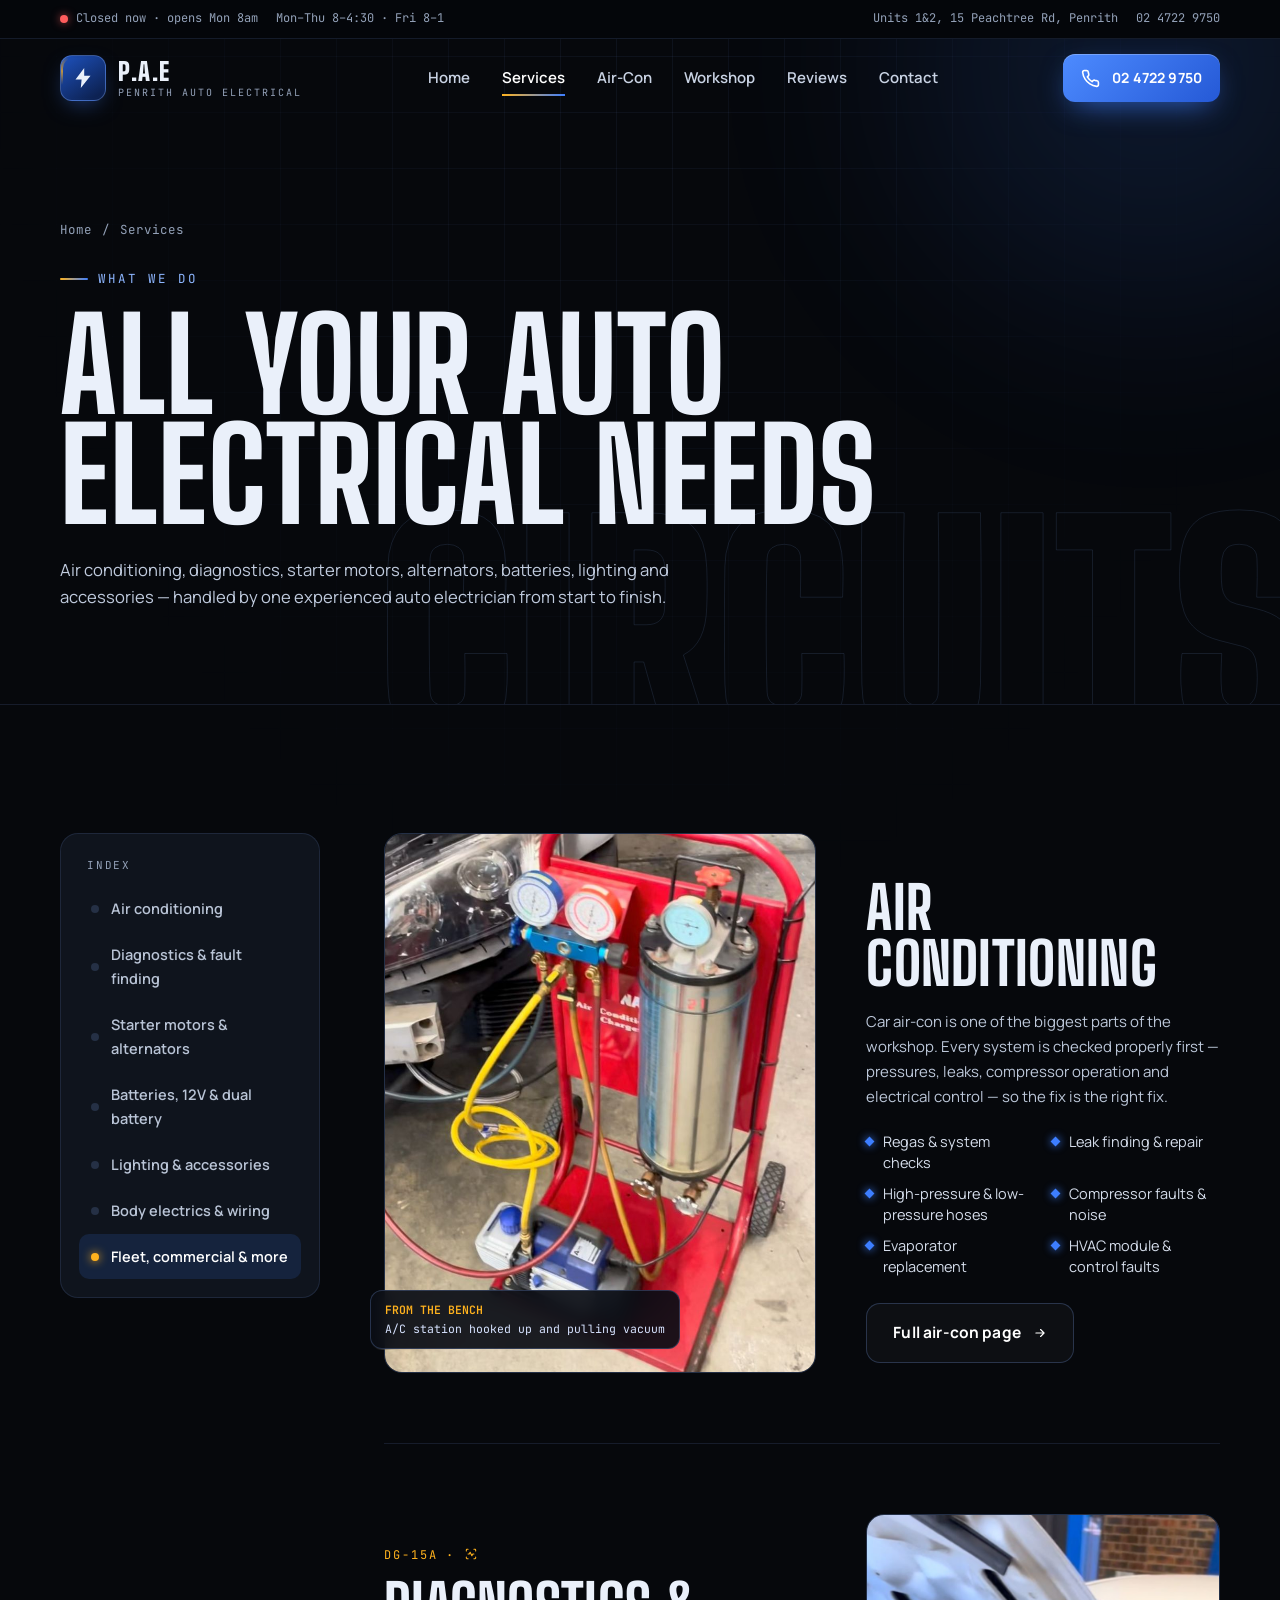
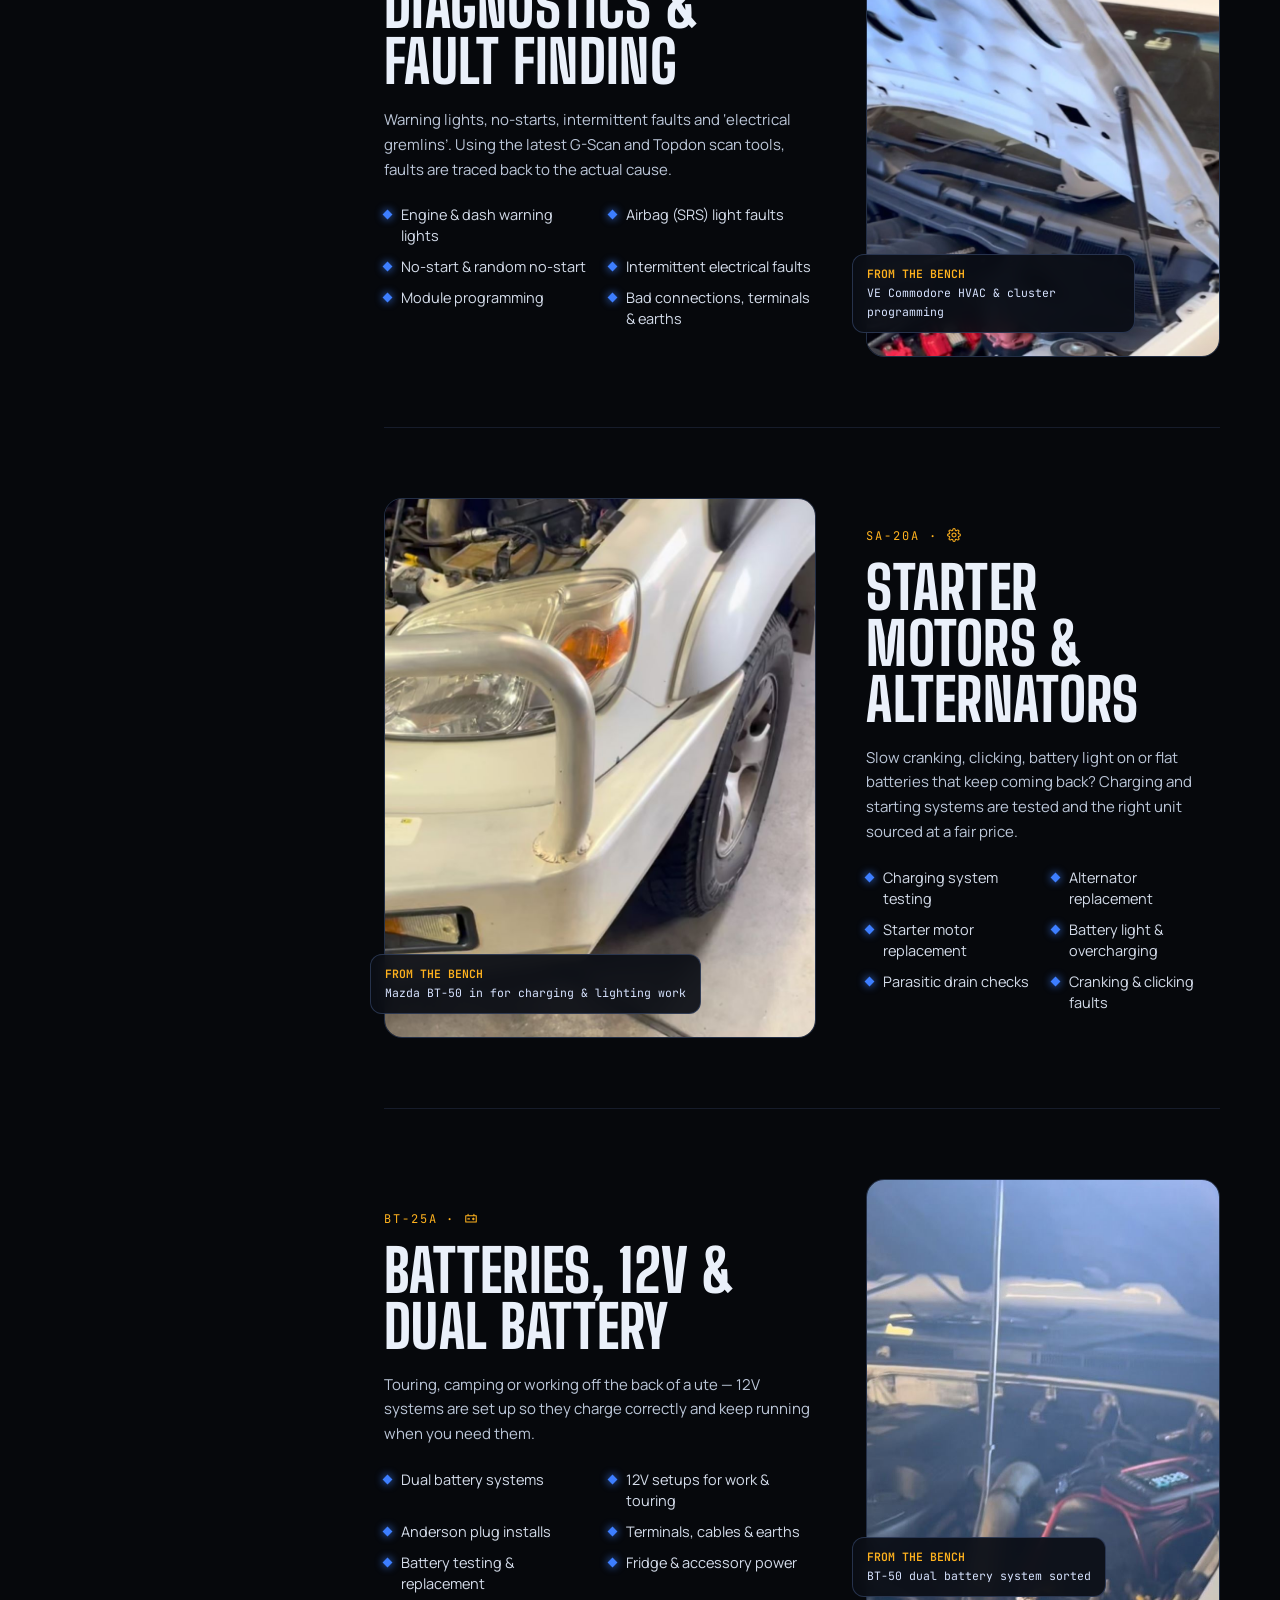
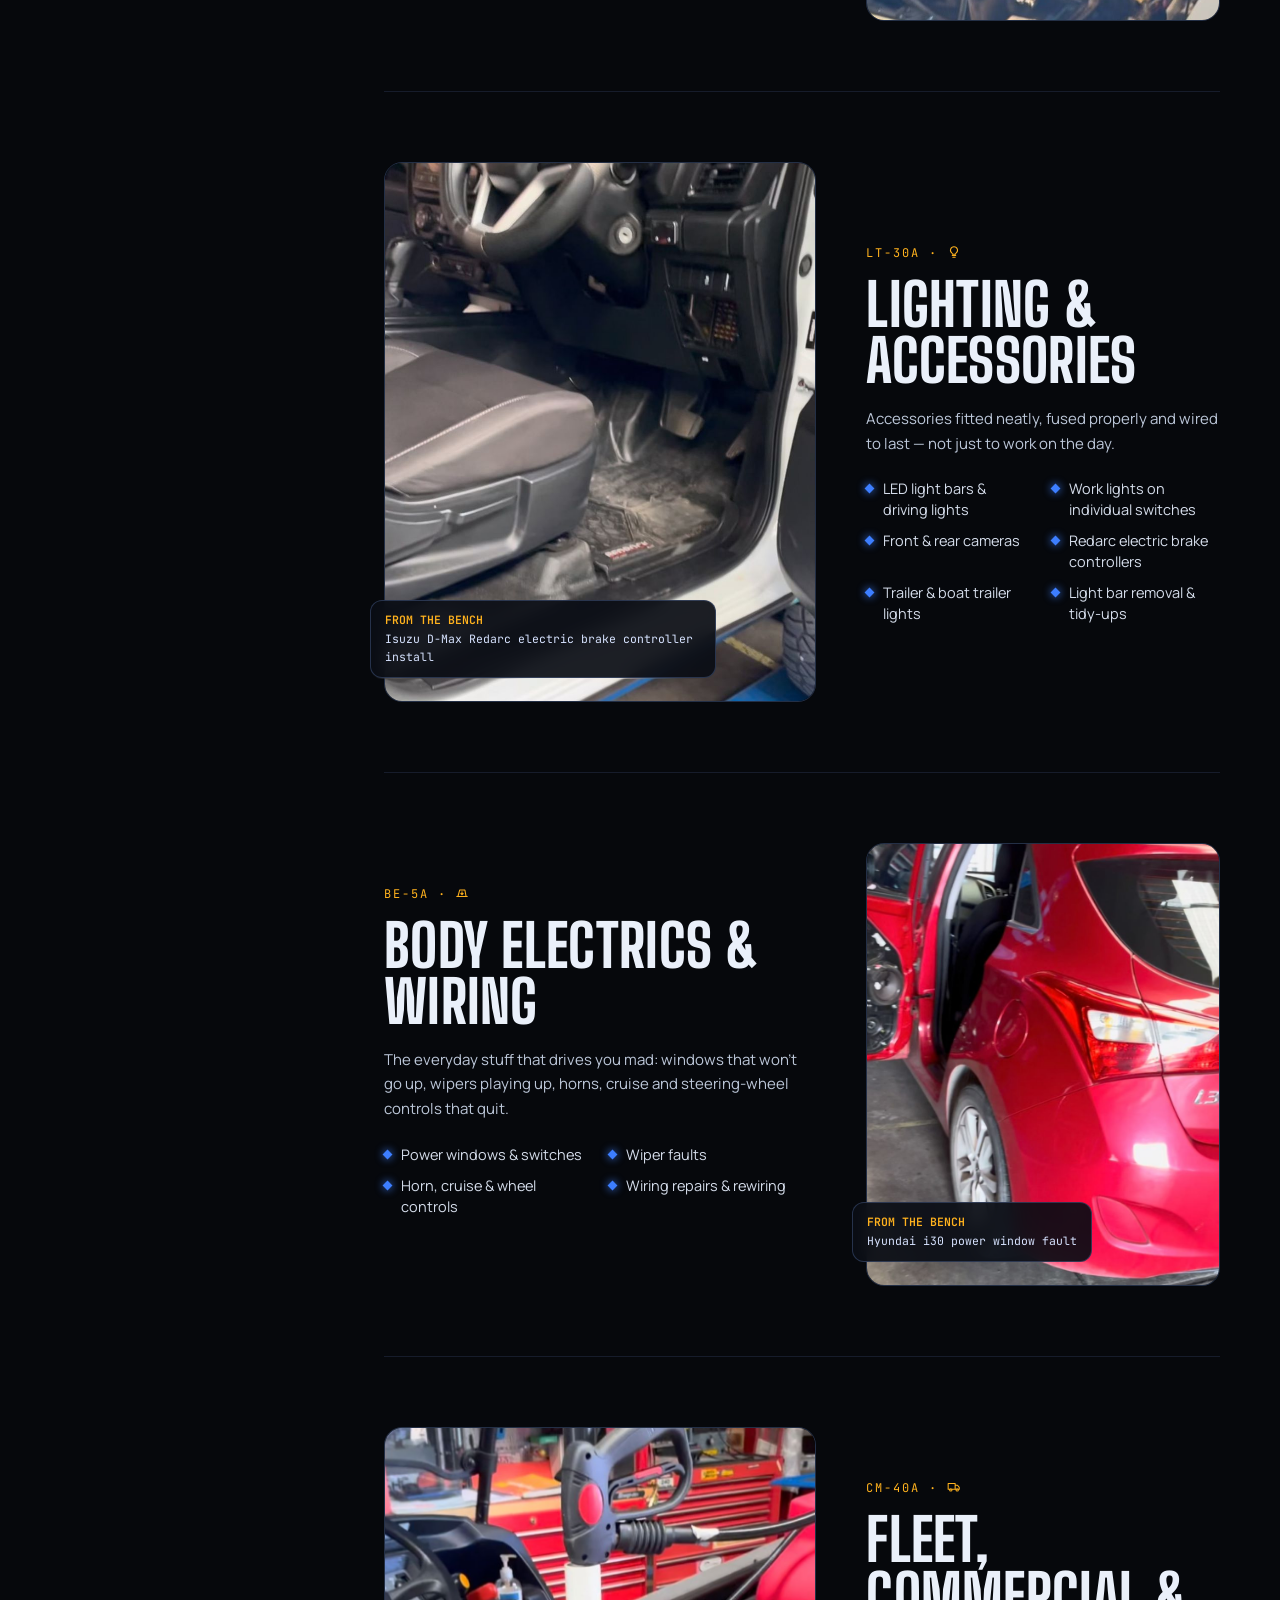
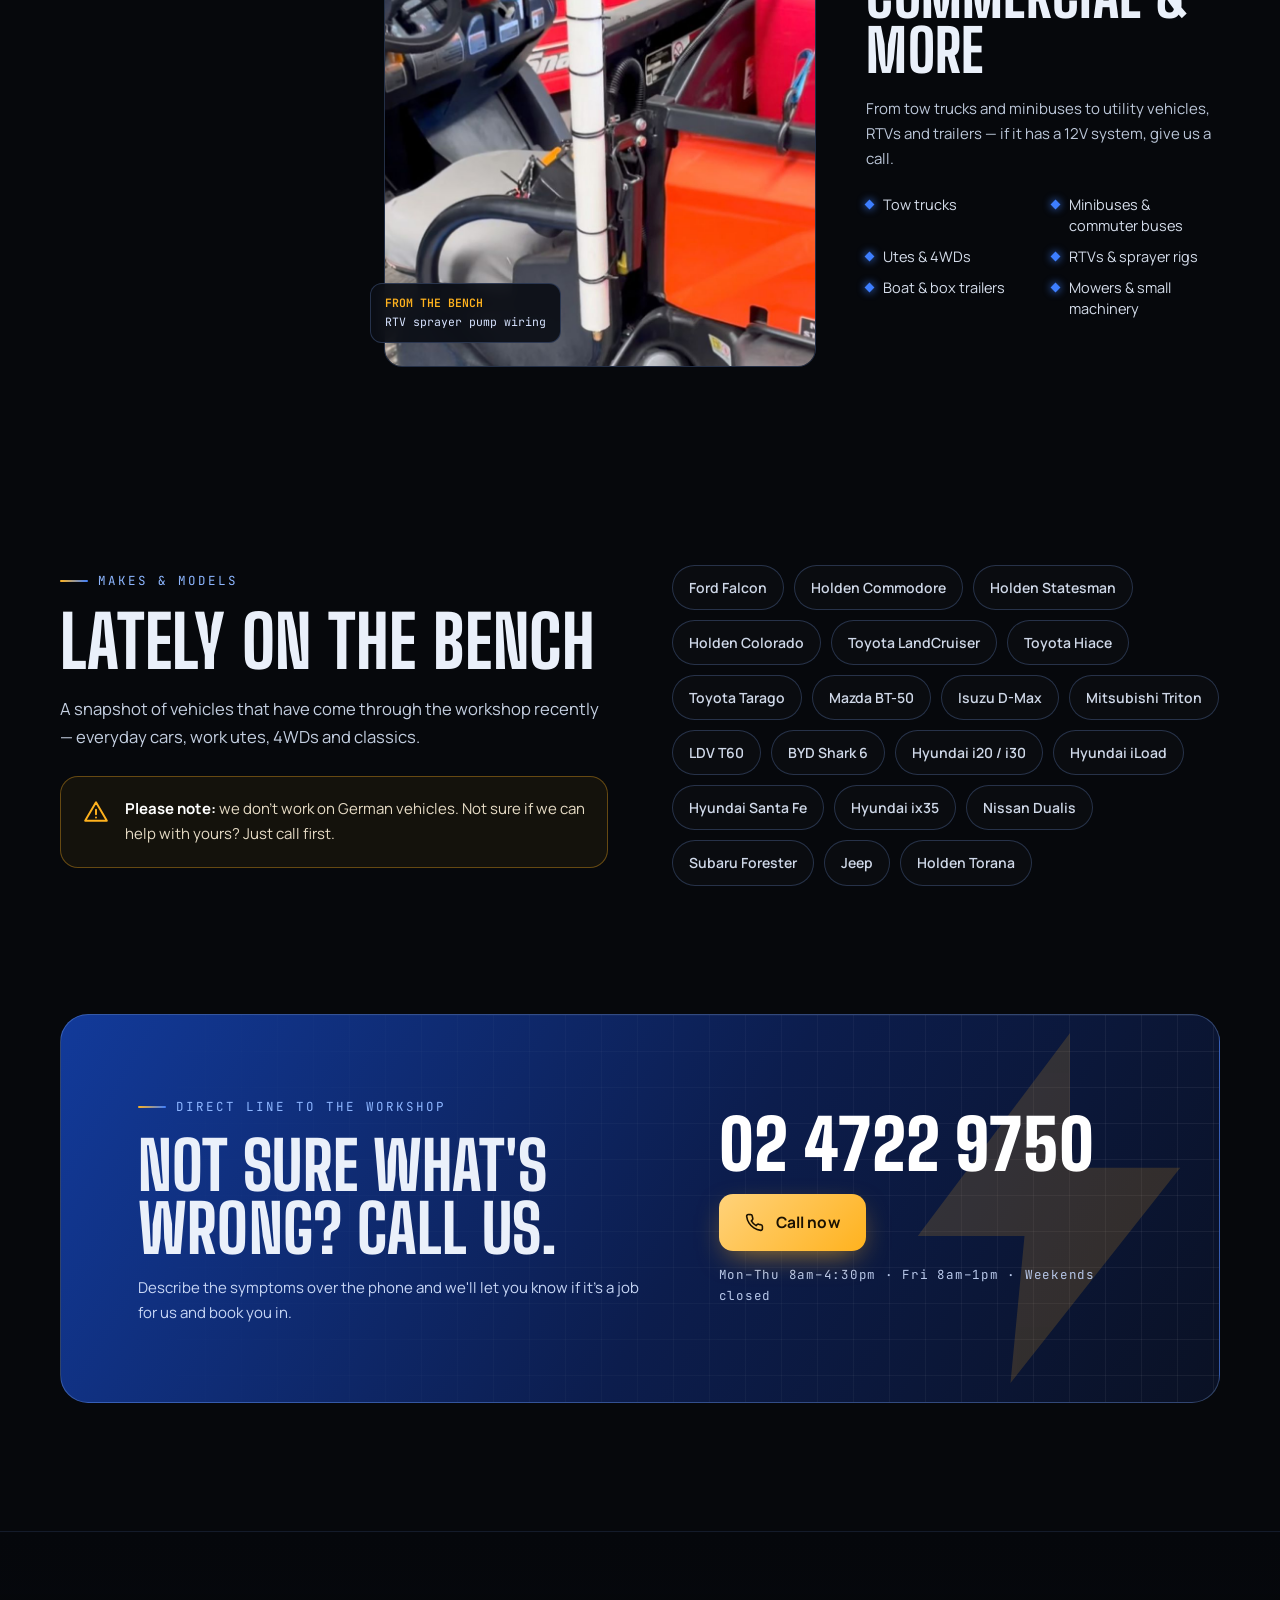
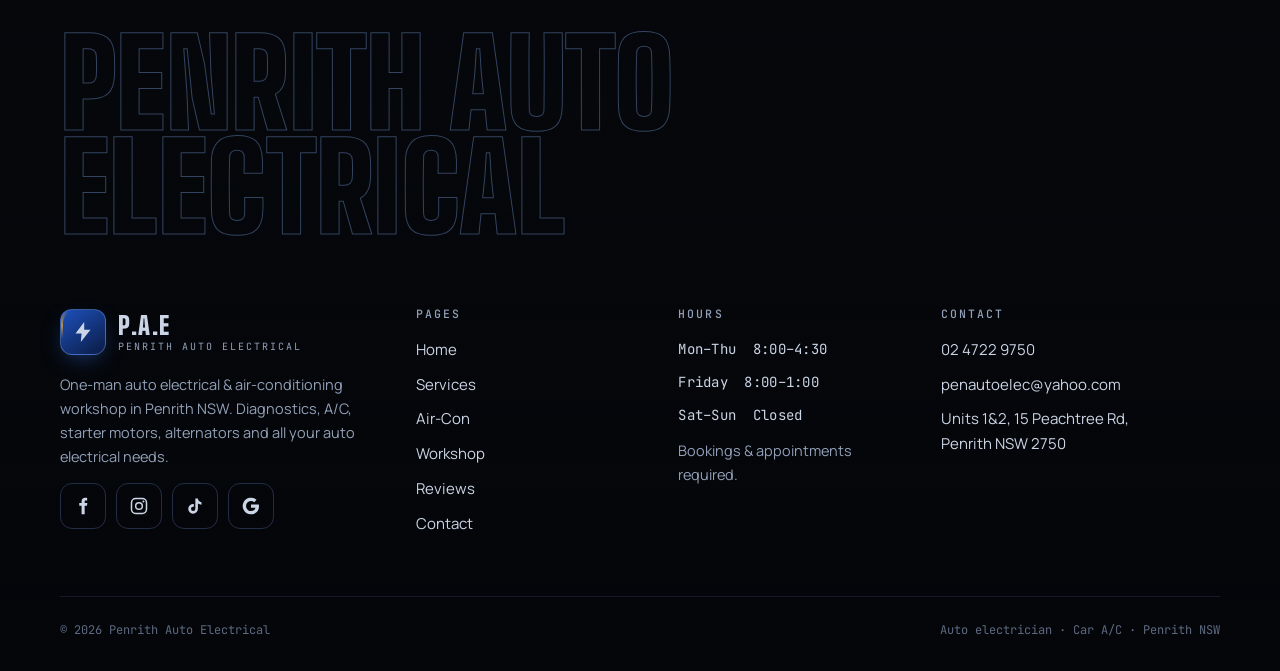
<file: services.html>
<!DOCTYPE html>
<html lang="en-AU">
<head>
<script src="site-safety.js"></script>
<meta charset="utf-8">
<meta name="viewport" content="width=device-width, initial-scale=1, viewport-fit=cover">
<meta name="robots" content="noindex, nofollow">
<title>Services | Penrith Auto Electrical</title>
<meta name="description" content="Auto electrical services in Penrith: air-conditioning, diagnostics, starter motors &amp; alternators, dual battery &amp; 12V, lighting, accessories and wiring repairs.">
<meta name="theme-color" content="#06080c">

<meta property="og:type" content="website">
<meta property="og:site_name" content="Penrith Auto Electrical">
<meta property="og:locale" content="en_AU">
<meta property="og:title" content="Services | Penrith Auto Electrical">
<meta property="og:description" content="Auto electrical services in Penrith: air-conditioning, diagnostics, starter motors &amp; alternators, dual battery &amp; 12V, lighting, accessories and wiring repairs.">

<meta property="og:image" content="https://konkos-design.github.io/penrith-auto-electrical/img/og.jpg">
<meta property="og:image:secure_url" content="https://konkos-design.github.io/penrith-auto-electrical/img/og.jpg">
<meta property="og:image:type" content="image/jpeg">
<meta property="og:image:width" content="1200">
<meta property="og:image:height" content="630">
<meta property="og:image:alt" content="Penrith Auto Electrical — auto electrician &amp; car air-conditioning, Penrith NSW">
<meta name="twitter:card" content="summary_large_image">
<meta name="twitter:title" content="Services | Penrith Auto Electrical">
<meta name="twitter:description" content="Auto electrical services in Penrith: air-conditioning, diagnostics, starter motors &amp; alternators, dual battery &amp; 12V, lighting, accessories and wiring repairs.">
<meta name="twitter:image" content="https://konkos-design.github.io/penrith-auto-electrical/img/og.jpg">
<link rel="icon" href="img/favicon.svg" type="image/svg+xml">
<link rel="apple-touch-icon" href="img/apple-touch-icon.png">
<link rel="preload" href="fonts/bigshoulders.woff2" as="font" type="font/woff2" crossorigin>
<link rel="preload" href="fonts/manrope.woff2" as="font" type="font/woff2" crossorigin>
<link rel="stylesheet" href="css/style.css">
<script type="application/ld+json">{"@context":"https://schema.org","@type":"AutoRepair","name":"Penrith Auto Electrical","image":"https://konkos-design.github.io/penrith-auto-electrical/img/og.jpg","telephone":"+61 2 4722 9750","email":"penautoelec@yahoo.com","address":{"@type":"PostalAddress","streetAddress":"Units 1&2, 15 Peachtree Rd","addressLocality":"Penrith","addressRegion":"NSW","postalCode":"2750","addressCountry":"AU"},"geo":{"@type":"GeoCoordinates","latitude":-33.7468668,"longitude":150.6870238},"openingHoursSpecification":[{"@type":"OpeningHoursSpecification","dayOfWeek":["Monday","Tuesday","Wednesday","Thursday"],"opens":"08:00","closes":"16:30"},{"@type":"OpeningHoursSpecification","dayOfWeek":"Friday","opens":"08:00","closes":"13:00"}],"aggregateRating":{"@type":"AggregateRating","ratingValue":"4.5","reviewCount":"75"},"sameAs":["https://www.facebook.com/PenrithAutoElectrical","https://www.instagram.com/penrithautoelectrical/"]}</script>
<link rel="canonical" href="https://konkos-design.github.io/penrith-auto-electrical/services.html">
<meta property="og:url" content="https://konkos-design.github.io/penrith-auto-electrical/services.html">
<link rel="stylesheet" href="site-safety.css">
</head>
<body>
<a class="skip" href="#main">Skip to content</a>
<svg width="0" height="0" style="position:absolute" aria-hidden="true">
<defs>
<symbol id="i-bolt" viewBox="0 0 24 24"><path fill="currentColor" d="M13.2 2 4.5 13.6h6.1L9.8 22l9.7-12.3h-6.3L13.2 2z"/></symbol>
<symbol id="i-phone" viewBox="0 0 24 24"><path fill="none" stroke="currentColor" stroke-width="2" stroke-linecap="round" stroke-linejoin="round" d="M22 16.9v3a2 2 0 0 1-2.2 2 19.8 19.8 0 0 1-8.6-3.1 19.5 19.5 0 0 1-6-6A19.8 19.8 0 0 1 2.1 4.2 2 2 0 0 1 4.1 2h3a2 2 0 0 1 2 1.7c.1 1 .4 1.9.7 2.8a2 2 0 0 1-.5 2.1L8 9.9a16 16 0 0 0 6 6l1.3-1.3a2 2 0 0 1 2.1-.4c.9.3 1.8.6 2.8.7a2 2 0 0 1 1.7 2z"/></symbol>
<symbol id="i-arrow" viewBox="0 0 24 24"><path fill="none" stroke="currentColor" stroke-width="2" stroke-linecap="round" stroke-linejoin="round" d="M5 12h14M13 6l6 6-6 6"/></symbol>
<symbol id="i-check" viewBox="0 0 24 24"><circle cx="12" cy="12" r="10" fill="none" stroke="currentColor" stroke-width="1.6" opacity=".4"/><path fill="none" stroke="currentColor" stroke-width="2.2" stroke-linecap="round" stroke-linejoin="round" d="m7.5 12.5 3 3 6-6.5"/></symbol>
<symbol id="i-snow" viewBox="0 0 24 24"><path fill="none" stroke="currentColor" stroke-width="1.8" stroke-linecap="round" d="M12 2v20M4.9 6l14.2 12M19.1 6 4.9 18M9 3.5 12 6l3-2.5M9 20.5 12 18l3 2.5M3 9.5l3.6.8-1 3.5M21 14.5l-3.6-.8 1-3.5M3 14.5l3.6-.8-1-3.5M21 9.5l-3.6.8 1 3.5"/></symbol>
<symbol id="i-scan" viewBox="0 0 24 24"><path fill="none" stroke="currentColor" stroke-width="1.8" stroke-linecap="round" stroke-linejoin="round" d="M4 7V5a1 1 0 0 1 1-1h2M17 4h2a1 1 0 0 1 1 1v2M20 17v2a1 1 0 0 1-1 1h-2M7 20H5a1 1 0 0 1-1-1v-2M7 12h2l1.5-3 3 6 1.5-3h2"/></symbol>
<symbol id="i-cog" viewBox="0 0 24 24"><path fill="none" stroke="currentColor" stroke-width="1.8" stroke-linecap="round" stroke-linejoin="round" d="M12 15.5a3.5 3.5 0 1 0 0-7 3.5 3.5 0 0 0 0 7z"/><path fill="none" stroke="currentColor" stroke-width="1.8" stroke-linecap="round" stroke-linejoin="round" d="M19.4 15a1.7 1.7 0 0 0 .3 1.8l.1.1a2 2 0 1 1-2.8 2.8l-.1-.1a1.7 1.7 0 0 0-1.8-.3 1.7 1.7 0 0 0-1 1.5V21a2 2 0 1 1-4 0v-.1a1.7 1.7 0 0 0-1.1-1.5 1.7 1.7 0 0 0-1.8.3l-.1.1a2 2 0 1 1-2.8-2.8l.1-.1a1.7 1.7 0 0 0 .3-1.8 1.7 1.7 0 0 0-1.5-1H3a2 2 0 1 1 0-4h.1a1.7 1.7 0 0 0 1.5-1.1 1.7 1.7 0 0 0-.3-1.8l-.1-.1a2 2 0 1 1 2.8-2.8l.1.1a1.7 1.7 0 0 0 1.8.3H9a1.7 1.7 0 0 0 1-1.5V3a2 2 0 1 1 4 0v.1a1.7 1.7 0 0 0 1 1.5 1.7 1.7 0 0 0 1.8-.3l.1-.1a2 2 0 1 1 2.8 2.8l-.1.1a1.7 1.7 0 0 0-.3 1.8V9a1.7 1.7 0 0 0 1.5 1H21a2 2 0 1 1 0 4h-.1a1.7 1.7 0 0 0-1.5 1z"/></symbol>
<symbol id="i-battery" viewBox="0 0 24 24"><path fill="none" stroke="currentColor" stroke-width="1.8" stroke-linecap="round" stroke-linejoin="round" d="M3 8h18v11H3zM7 8V5.5M17 8V5.5M6.5 13.5h3M14.5 13.5h3M16 12v3"/></symbol>
<symbol id="i-light" viewBox="0 0 24 24"><path fill="none" stroke="currentColor" stroke-width="1.8" stroke-linecap="round" stroke-linejoin="round" d="M9 18h6M10 21h4M12 3a6 6 0 0 0-3.5 10.9c.6.5 1 1.2 1 2V16h5v-.1c0-.8.4-1.5 1-2A6 6 0 0 0 12 3z"/></symbol>
<symbol id="i-plug" viewBox="0 0 24 24"><path fill="none" stroke="currentColor" stroke-width="1.8" stroke-linecap="round" stroke-linejoin="round" d="M9 2v5M15 2v5M6 7h12v4a6 6 0 0 1-12 0V7zM12 17v5"/></symbol>
<symbol id="i-camera" viewBox="0 0 24 24"><path fill="none" stroke="currentColor" stroke-width="1.8" stroke-linecap="round" stroke-linejoin="round" d="M3 8a2 2 0 0 1 2-2h2l1.5-2h7L17 6h2a2 2 0 0 1 2 2v10a2 2 0 0 1-2 2H5a2 2 0 0 1-2-2V8z"/><circle cx="12" cy="13" r="3.5" fill="none" stroke="currentColor" stroke-width="1.8"/></symbol>
<symbol id="i-window" viewBox="0 0 24 24"><path fill="none" stroke="currentColor" stroke-width="1.8" stroke-linecap="round" stroke-linejoin="round" d="M3 18h18M5 18 8 7h9l2 11M12 10v5M10 13l2 2 2-2"/></symbol>
<symbol id="i-truck" viewBox="0 0 24 24"><path fill="none" stroke="currentColor" stroke-width="1.8" stroke-linecap="round" stroke-linejoin="round" d="M2 6h12v10H2zM14 9h4l3 3.5V16h-7zM6.5 19a2 2 0 1 0 0-4 2 2 0 0 0 0 4zM17.5 19a2 2 0 1 0 0-4 2 2 0 0 0 0 4z"/></symbol>
<symbol id="i-clock" viewBox="0 0 24 24"><circle cx="12" cy="12" r="9" fill="none" stroke="currentColor" stroke-width="1.8"/><path fill="none" stroke="currentColor" stroke-width="1.8" stroke-linecap="round" d="M12 7v5l3 2"/></symbol>
<symbol id="i-pin" viewBox="0 0 24 24"><path fill="none" stroke="currentColor" stroke-width="1.8" stroke-linecap="round" stroke-linejoin="round" d="M12 21s-7-6.2-7-11.5a7 7 0 0 1 14 0C19 14.8 12 21 12 21z"/><circle cx="12" cy="9.5" r="2.5" fill="none" stroke="currentColor" stroke-width="1.8"/></symbol>
<symbol id="i-mail" viewBox="0 0 24 24"><path fill="none" stroke="currentColor" stroke-width="1.8" stroke-linecap="round" stroke-linejoin="round" d="M3 6h18v12H3zM3 7l9 6 9-6"/></symbol>
<symbol id="i-star" viewBox="0 0 24 24"><path fill="currentColor" d="m12 2.5 2.9 6 6.6.8-4.9 4.6 1.3 6.6L12 17.3l-5.9 3.2 1.3-6.6-4.9-4.6 6.6-.8z"/></symbol>
<symbol id="i-alert" viewBox="0 0 24 24"><path fill="none" stroke="currentColor" stroke-width="1.8" stroke-linecap="round" stroke-linejoin="round" d="M12 3 2 20h20L12 3zM12 10v4M12 17h.01"/></symbol>
<symbol id="i-wrench" viewBox="0 0 24 24"><path fill="none" stroke="currentColor" stroke-width="1.8" stroke-linecap="round" stroke-linejoin="round" d="M14.7 6.3a4 4 0 0 0 5 5L22 13.6a7 7 0 0 1-9.3 2.2L6 22.5a2.1 2.1 0 0 1-3-3l6.7-6.7a7 7 0 0 1 2.2-9.3l2.3 2.3a4 4 0 0 0 .5.5z"/></symbol>
<symbol id="i-cal" viewBox="0 0 24 24"><path fill="none" stroke="currentColor" stroke-width="1.8" stroke-linecap="round" stroke-linejoin="round" d="M4 5h16v16H4zM4 10h16M8 3v4M16 3v4"/></symbol>
<symbol id="i-chat" viewBox="0 0 24 24"><path fill="none" stroke="currentColor" stroke-width="1.8" stroke-linecap="round" stroke-linejoin="round" d="M21 12a8 8 0 0 1-11.6 7.1L4 20.5l1.4-5A8 8 0 1 1 21 12z"/></symbol>
<symbol id="i-temp" viewBox="0 0 24 24"><path fill="none" stroke="currentColor" stroke-width="1.8" stroke-linecap="round" stroke-linejoin="round" d="M14 14.8V4a2 2 0 0 0-4 0v10.8a4 4 0 1 0 4 0zM12 9v7"/></symbol>
<symbol id="i-wind" viewBox="0 0 24 24"><path fill="none" stroke="currentColor" stroke-width="1.8" stroke-linecap="round" stroke-linejoin="round" d="M3 8h11a3 3 0 1 0-3-3M3 12h16a3 3 0 1 1-3 3M3 16h7"/></symbol>
<symbol id="i-drop" viewBox="0 0 24 24"><path fill="none" stroke="currentColor" stroke-width="1.8" stroke-linecap="round" stroke-linejoin="round" d="M12 3s6 6.6 6 11a6 6 0 0 1-12 0c0-4.4 6-11 6-11z"/></symbol>
<symbol id="i-sound" viewBox="0 0 24 24"><path fill="none" stroke="currentColor" stroke-width="1.8" stroke-linecap="round" stroke-linejoin="round" d="M4 9v6h4l5 4V5L8 9H4zM16.5 8.5a5 5 0 0 1 0 7M19 6a8.5 8.5 0 0 1 0 12"/></symbol>
<symbol id="i-nose" viewBox="0 0 24 24"><path fill="none" stroke="currentColor" stroke-width="1.8" stroke-linecap="round" stroke-linejoin="round" d="M5 7c2-2 4 2 6 0s4-2 6 0M5 12c2-2 4 2 6 0s4-2 6 0M5 17c2-2 4 2 6 0s4-2 6 0"/></symbol>
<symbol id="i-fog" viewBox="0 0 24 24"><path fill="none" stroke="currentColor" stroke-width="1.8" stroke-linecap="round" stroke-linejoin="round" d="M4 15h16M6 19h12M7 11a5 5 0 0 1 10 0"/></symbol>
<symbol id="i-fb" viewBox="0 0 24 24"><path fill="currentColor" d="M14 8.5V6.8c0-.8.2-1.3 1.4-1.3H17V2.3c-.3 0-1.3-.1-2.5-.1-2.5 0-4.2 1.5-4.2 4.3v2H7.5v3.3h2.8V22H14v-10.2h2.8l.4-3.3H14z"/></symbol>
<symbol id="i-ig" viewBox="0 0 24 24"><rect x="3" y="3" width="18" height="18" rx="5" fill="none" stroke="currentColor" stroke-width="1.8"/><circle cx="12" cy="12" r="4" fill="none" stroke="currentColor" stroke-width="1.8"/><circle cx="17.3" cy="6.7" r="1.2" fill="currentColor"/></symbol>
<symbol id="i-tt" viewBox="0 0 24 24"><path fill="currentColor" d="M16.6 5.8A4.3 4.3 0 0 1 15.5 3h-3.1v12.4a2.6 2.6 0 1 1-2.6-2.6c.3 0 .5 0 .8.1V9.7a5.8 5.8 0 1 0 4.9 5.7V9.1a7.4 7.4 0 0 0 4.3 1.4V7.4a4.3 4.3 0 0 1-3.2-1.6z"/></symbol>
<symbol id="i-google" viewBox="0 0 24 24"><path fill="currentColor" d="M21.6 12.2c0-.7-.1-1.4-.2-2H12v3.8h5.4a4.6 4.6 0 0 1-2 3v2.5h3.2c1.9-1.7 3-4.3 3-7.3zM12 22c2.7 0 5-.9 6.6-2.4l-3.2-2.5c-.9.6-2 1-3.4 1-2.6 0-4.8-1.8-5.6-4.1H3.1v2.6A10 10 0 0 0 12 22zM6.4 14a6 6 0 0 1 0-3.9V7.5H3.1a10 10 0 0 0 0 9L6.4 14zM12 6c1.5 0 2.8.5 3.8 1.5l2.9-2.9A10 10 0 0 0 3.1 7.5L6.4 10C7.2 7.7 9.4 6 12 6z"/></symbol>
</defs></svg>
<div class="pt" aria-hidden="true"><span></span></div>
<div class="progress" aria-hidden="true"></div>
<div class="grid-bg" aria-hidden="true"></div>
<div class="glow-bg" aria-hidden="true"></div>
<div class="statusbar">
  <div class="wrap">
    <div class="left">
      <span class="led" data-open-status><i></i><span>Checking hours…</span></span>
      <span class="hide-s">Mon–Thu 8–4:30 · Fri 8–1</span>
    </div>
    <div class="right">
      <span class="hide-s">Units 1&amp;2, 15 Peachtree Rd, Penrith</span>
      <a href="tel:+61247229750">02 4722 9750</a>
    </div>
  </div>
</div>
<header class="header">
  <div class="wrap">
    <a class="logo" href="index.html" aria-label="Penrith Auto Electrical — home">
      <span class="logo-mark"><svg aria-hidden="true"><use href="#i-bolt"/></svg></span>
      <span class="logo-text"><b>P.A.E</b><small>Penrith Auto Electrical</small></span>
    </a>
    <nav class="nav" aria-label="Main"><a href="index.html">Home</a><a href="services.html" class="active" aria-current="page">Services</a><a href="air-conditioning.html">Air-Con</a><a href="workshop.html">Workshop</a><a href="reviews.html">Reviews</a><a href="contact.html">Contact</a></nav>
    <div class="header-cta">
      <a class="btn btn-primary btn-sm" href="tel:+61247229750" aria-label="Call 02 4722 9750"><svg aria-hidden="true"><use href="#i-phone"/></svg><span class="btn-call-text">02 4722 9750</span></a>
      <button class="burger" aria-label="Menu" aria-expanded="false"><span></span><span></span><span></span></button>
    </div>
  </div>
</header>
<div class="drawer" aria-label="Mobile menu">
  <nav><a href="index.html"><small>01</small>Home</a><a href="services.html" class="active"><small>02</small>Services</a><a href="air-conditioning.html"><small>03</small>Air-Con</a><a href="workshop.html"><small>04</small>Workshop</a><a href="reviews.html"><small>05</small>Reviews</a><a href="contact.html"><small>06</small>Contact</a></nav>
  <div class="drawer-foot">
    <a class="btn btn-amber" href="tel:+61247229750"><svg aria-hidden="true"><use href="#i-phone"/></svg>Call 02 4722 9750</a>
    <p>Units 1&amp;2, 15 Peachtree Rd, Penrith NSW 2750</p>
  </div>
</div>

<main id="main">
<section class="page-hero">
  <div class="wrap">
    <div class="crumbs rv"><a href="index.html">Home</a><span>/</span><span>Services</span></div>
    <span class="eyebrow rv" style="--d:.1s;margin-top:28px">What we do</span>
    <h1 class="split">All your auto<br>electrical needs</h1>
    <p class="rv" style="--d:.3s">Air conditioning, diagnostics, starter motors, alternators, batteries, lighting and accessories — handled by one experienced auto electrician from start to finish.</p>
  </div>
  <div class="ghost-word" aria-hidden="true">Circuits</div>
</section>

<section class="section">
  <div class="wrap svc-layout">
    <aside class="svc-index" aria-label="Service index"><p>Index</p><a href="#aircon"><i></i>Air conditioning</a><a href="#diagnostics"><i></i>Diagnostics &amp; fault finding</a><a href="#starters"><i></i>Starter motors &amp; alternators</a><a href="#battery"><i></i>Batteries, 12V &amp; dual battery</a><a href="#lighting"><i></i>Lighting &amp; accessories</a><a href="#body"><i></i>Body electrics &amp; wiring</a><a href="#commercial"><i></i>Fleet, commercial &amp; more</a></aside>
    <div><article class="svc flip" id="aircon">
  <div>
    <span class="svc-code rv">AC-10A · <svg aria-hidden="true" style="width:14px;height:14px;vertical-align:-2px"><use href="#i-snow"/></svg> </span>
    <h2 class="split">Air conditioning</h2>
    <p class="rv">Car air-con is one of the biggest parts of the workshop. Every system is checked properly first — pressures, leaks, compressor operation and electrical control — so the fix is the right fix.</p>
    <ul class="svc-list"><li class="rv" style="--d:0.00s">Regas &amp; system checks</li><li class="rv" style="--d:0.05s">Leak finding &amp; repair</li><li class="rv" style="--d:0.10s">High-pressure &amp; low-pressure hoses</li><li class="rv" style="--d:0.15s">Compressor faults &amp; noise</li><li class="rv" style="--d:0.20s">Evaporator replacement</li><li class="rv" style="--d:0.25s">HVAC module &amp; control faults</li></ul>
    <a class="btn btn-ghost" style="margin-top:26px" href="air-conditioning.html">Full air-con page <svg aria-hidden="true" style="width:14px;height:14px;vertical-align:-2px"><use href="#i-arrow"/></svg></a>
  </div>
  <div class="svc-media"><div class="img-reveal"><img src="img/ac-station.jpg" alt="A/C station hooked up and pulling vacuum" loading="lazy"></div><div class="chip-float"><b>FROM THE BENCH</b><br>A/C station hooked up and pulling vacuum</div></div>
</article><article class="svc" id="diagnostics">
  <div>
    <span class="svc-code rv">DG-15A · <svg aria-hidden="true" style="width:14px;height:14px;vertical-align:-2px"><use href="#i-scan"/></svg> </span>
    <h2 class="split">Diagnostics &amp; fault finding</h2>
    <p class="rv">Warning lights, no-starts, intermittent faults and ‘electrical gremlins’. Using the latest G-Scan and Topdon scan tools, faults are traced back to the actual cause.</p>
    <ul class="svc-list"><li class="rv" style="--d:0.00s">Engine &amp; dash warning lights</li><li class="rv" style="--d:0.05s">Airbag (SRS) light faults</li><li class="rv" style="--d:0.10s">No-start &amp; random no-start</li><li class="rv" style="--d:0.15s">Intermittent electrical faults</li><li class="rv" style="--d:0.20s">Module programming</li><li class="rv" style="--d:0.25s">Bad connections, terminals &amp; earths</li></ul>
    
  </div>
  <div class="svc-media"><div class="img-reveal"><img src="img/hvac-program.jpg" alt="VE Commodore HVAC &amp; cluster programming" loading="lazy"></div><div class="chip-float"><b>FROM THE BENCH</b><br>VE Commodore HVAC &amp; cluster programming</div></div>
</article><article class="svc flip" id="starters">
  <div>
    <span class="svc-code rv">SA-20A · <svg aria-hidden="true" style="width:14px;height:14px;vertical-align:-2px"><use href="#i-cog"/></svg> </span>
    <h2 class="split">Starter motors &amp; alternators</h2>
    <p class="rv">Slow cranking, clicking, battery light on or flat batteries that keep coming back? Charging and starting systems are tested and the right unit sourced at a fair price.</p>
    <ul class="svc-list"><li class="rv" style="--d:0.00s">Charging system testing</li><li class="rv" style="--d:0.05s">Alternator replacement</li><li class="rv" style="--d:0.10s">Starter motor replacement</li><li class="rv" style="--d:0.15s">Battery light &amp; overcharging</li><li class="rv" style="--d:0.20s">Parasitic drain checks</li><li class="rv" style="--d:0.25s">Cranking &amp; clicking faults</li></ul>
    
  </div>
  <div class="svc-media"><div class="img-reveal"><img src="img/bt50-front.jpg" alt="Mazda BT-50 in for charging &amp; lighting work" loading="lazy"></div><div class="chip-float"><b>FROM THE BENCH</b><br>Mazda BT-50 in for charging &amp; lighting work</div></div>
</article><article class="svc" id="battery">
  <div>
    <span class="svc-code rv">BT-25A · <svg aria-hidden="true" style="width:14px;height:14px;vertical-align:-2px"><use href="#i-battery"/></svg> </span>
    <h2 class="split">Batteries, 12V &amp; dual battery</h2>
    <p class="rv">Touring, camping or working off the back of a ute — 12V systems are set up so they charge correctly and keep running when you need them.</p>
    <ul class="svc-list"><li class="rv" style="--d:0.00s">Dual battery systems</li><li class="rv" style="--d:0.05s">12V setups for work &amp; touring</li><li class="rv" style="--d:0.10s">Anderson plug installs</li><li class="rv" style="--d:0.15s">Terminals, cables &amp; earths</li><li class="rv" style="--d:0.20s">Battery testing &amp; replacement</li><li class="rv" style="--d:0.25s">Fridge &amp; accessory power</li></ul>
    
  </div>
  <div class="svc-media"><div class="img-reveal"><img src="img/bt50-battery.jpg" alt="BT-50 dual battery system sorted" loading="lazy"></div><div class="chip-float"><b>FROM THE BENCH</b><br>BT-50 dual battery system sorted</div></div>
</article><article class="svc flip" id="lighting">
  <div>
    <span class="svc-code rv">LT-30A · <svg aria-hidden="true" style="width:14px;height:14px;vertical-align:-2px"><use href="#i-light"/></svg> </span>
    <h2 class="split">Lighting &amp; accessories</h2>
    <p class="rv">Accessories fitted neatly, fused properly and wired to last — not just to work on the day.</p>
    <ul class="svc-list"><li class="rv" style="--d:0.00s">LED light bars &amp; driving lights</li><li class="rv" style="--d:0.05s">Work lights on individual switches</li><li class="rv" style="--d:0.10s">Front &amp; rear cameras</li><li class="rv" style="--d:0.15s">Redarc electric brake controllers</li><li class="rv" style="--d:0.20s">Trailer &amp; boat trailer lights</li><li class="rv" style="--d:0.25s">Light bar removal &amp; tidy-ups</li></ul>
    
  </div>
  <div class="svc-media"><div class="img-reveal"><img src="img/dmax-brake.jpg" alt="Isuzu D-Max Redarc electric brake controller install" loading="lazy"></div><div class="chip-float"><b>FROM THE BENCH</b><br>Isuzu D-Max Redarc electric brake controller install</div></div>
</article><article class="svc" id="body">
  <div>
    <span class="svc-code rv">BE-5A · <svg aria-hidden="true" style="width:14px;height:14px;vertical-align:-2px"><use href="#i-window"/></svg> </span>
    <h2 class="split">Body electrics &amp; wiring</h2>
    <p class="rv">The everyday stuff that drives you mad: windows that won't go up, wipers playing up, horns, cruise and steering-wheel controls that quit.</p>
    <ul class="svc-list"><li class="rv" style="--d:0.00s">Power windows &amp; switches</li><li class="rv" style="--d:0.05s">Wiper faults</li><li class="rv" style="--d:0.10s">Horn, cruise &amp; wheel controls</li><li class="rv" style="--d:0.15s">Wiring repairs &amp; rewiring</li><li class="rv" style="--d:0.20s">Old alarm removal</li><li class="rv" style="--d:0.25s">Fuse &amp; relay faults</li></ul>
    
  </div>
  <div class="svc-media"><div class="img-reveal"><img src="img/i30-window.jpg" alt="Hyundai i30 power window fault" loading="lazy"></div><div class="chip-float"><b>FROM THE BENCH</b><br>Hyundai i30 power window fault</div></div>
</article><article class="svc flip" id="commercial">
  <div>
    <span class="svc-code rv">CM-40A · <svg aria-hidden="true" style="width:14px;height:14px;vertical-align:-2px"><use href="#i-truck"/></svg> </span>
    <h2 class="split">Fleet, commercial &amp; more</h2>
    <p class="rv">From tow trucks and minibuses to utility vehicles, RTVs and trailers — if it has a 12V system, give us a call.</p>
    <ul class="svc-list"><li class="rv" style="--d:0.00s">Tow trucks</li><li class="rv" style="--d:0.05s">Minibuses &amp; commuter buses</li><li class="rv" style="--d:0.10s">Utes &amp; 4WDs</li><li class="rv" style="--d:0.15s">RTVs &amp; sprayer rigs</li><li class="rv" style="--d:0.20s">Boat &amp; box trailers</li><li class="rv" style="--d:0.25s">Mowers &amp; small machinery</li></ul>
    
  </div>
  <div class="svc-media"><div class="img-reveal"><img src="img/rtv-wiring.jpg" alt="RTV sprayer pump wiring" loading="lazy"></div><div class="chip-float"><b>FROM THE BENCH</b><br>RTV sprayer pump wiring</div></div>
</article></div>
  </div>
</section>
<section class="section" style="padding-top:0">
  <div class="wrap two-col" style="align-items:start">
    <div>
      <span class="eyebrow rv">Makes &amp; models</span>
      <h2 class="split" style="font-size:clamp(40px,5.6vw,72px);margin:16px 0 20px">Lately on the bench</h2>
      <p class="lead rv">A snapshot of vehicles that have come through the workshop recently — everyday cars, work utes, 4WDs and classics.</p>
      <div class="notice rv" style="margin-top:26px"><svg aria-hidden="true"><use href="#i-alert"/></svg><p><b>Please note:</b> we don't work on German vehicles. Not sure if we can help with yours? Just call first.</p></div>
    </div>
    <div class="makes"><span class="rv" style="--d:0.00s">Ford Falcon</span><span class="rv" style="--d:0.03s">Holden Commodore</span><span class="rv" style="--d:0.06s">Holden Statesman</span><span class="rv" style="--d:0.09s">Holden Colorado</span><span class="rv" style="--d:0.12s">Toyota LandCruiser</span><span class="rv" style="--d:0.15s">Toyota Hiace</span><span class="rv" style="--d:0.18s">Toyota Tarago</span><span class="rv" style="--d:0.21s">Mazda BT-50</span><span class="rv" style="--d:0.24s">Isuzu D-Max</span><span class="rv" style="--d:0.27s">Mitsubishi Triton</span><span class="rv" style="--d:0.30s">LDV T60</span><span class="rv" style="--d:0.33s">BYD Shark 6</span><span class="rv" style="--d:0.36s">Hyundai i20 / i30</span><span class="rv" style="--d:0.39s">Hyundai iLoad</span><span class="rv" style="--d:0.42s">Hyundai Santa Fe</span><span class="rv" style="--d:0.45s">Hyundai ix35</span><span class="rv" style="--d:0.48s">Nissan Dualis</span><span class="rv" style="--d:0.51s">Subaru Forester</span><span class="rv" style="--d:0.54s">Jeep</span><span class="rv" style="--d:0.57s">Holden Torana</span></div>
  </div>
</section>
<section class="section" style="padding-top:0">
  <div class="wrap">
    <div class="cta-band rv s">
      <svg class="bolt-bg" viewBox="0 0 24 24" aria-hidden="true"><path fill="currentColor" d="M13.2 2 4.5 13.6h6.1L9.8 22l9.7-12.3h-6.3L13.2 2z"/></svg>
      <div class="cta-inner">
        <div>
          <span class="eyebrow">Direct line to the workshop</span>
          <h2 class="split" style="margin-top:16px">Not sure what's<br>wrong? Call us.</h2>
          <p>Describe the symptoms over the phone and we'll let you know if it's a job for us and book you in.</p>
        </div>
        <div class="cta-side">
          <a class="big-phone" href="tel:+61247229750">02 4722 9750</a>
          <a class="btn btn-amber" href="tel:+61247229750"><svg aria-hidden="true"><use href="#i-phone"/></svg>Call now</a>
          <small>Mon–Thu 8am–4:30pm · Fri 8am–1pm · Weekends closed</small>
        </div>
      </div>
    </div>
  </div>
</section>

</main>
<footer class="footer">
  <div class="wrap">
    <div class="foot-big" aria-hidden="true">Penrith Auto<br>Electrical</div>
    <div class="foot-grid">
      <div>
        <a class="logo" href="index.html" aria-label="Penrith Auto Electrical — home"><span class="logo-mark"><svg aria-hidden="true"><use href="#i-bolt"/></svg></span><span class="logo-text"><b>P.A.E</b><small>Penrith Auto Electrical</small></span></a>
        <p style="margin-top:18px">One-man auto electrical &amp; air-conditioning workshop in Penrith NSW. Diagnostics, A/C, starter motors, alternators and all your auto electrical needs.</p>
        <div class="socials">
          <a href="https://www.facebook.com/PenrithAutoElectrical" target="_blank" rel="noopener" aria-label="Facebook"><svg aria-hidden="true"><use href="#i-fb"/></svg></a>
          <a href="https://www.instagram.com/penrithautoelectrical/" target="_blank" rel="noopener" aria-label="Instagram"><svg aria-hidden="true"><use href="#i-ig"/></svg></a>
          <a href="https://www.tiktok.com/@penrith.auto.elec" target="_blank" rel="noopener" aria-label="TikTok"><svg aria-hidden="true"><use href="#i-tt"/></svg></a>
          <a href="https://www.google.com/maps/place/?q=place_id:ChIJ8ejtcPCFEmsRdQ3EDJMkp1U" target="_blank" rel="noopener" aria-label="Google Maps"><svg aria-hidden="true"><use href="#i-google"/></svg></a>
        </div>
      </div>
      <div>
        <h4>PAGES</h4>
        <ul><li><a href="index.html">Home</a></li><li><a href="services.html">Services</a></li><li><a href="air-conditioning.html">Air-Con</a></li><li><a href="workshop.html">Workshop</a></li><li><a href="reviews.html">Reviews</a></li><li><a href="contact.html">Contact</a></li></ul>
      </div>
      <div>
        <h4>HOURS</h4>
        <ul class="mono" style="font-size:14px;color:#cbd5e5">
          <li>Mon–Thu&nbsp; 8:00–4:30</li>
          <li>Friday&nbsp; 8:00–1:00</li>
          <li>Sat–Sun&nbsp; Closed</li>
        </ul>
        <p style="margin-top:12px">Bookings &amp; appointments required.</p>
      </div>
      <div>
        <h4>CONTACT</h4>
        <ul>
          <li><a href="tel:+61247229750">02 4722 9750</a></li>
          <li><a href="mailto:penautoelec@yahoo.com">penautoelec@yahoo.com</a></li>
          <li><a href="https://www.google.com/maps/place/?q=place_id:ChIJ8ejtcPCFEmsRdQ3EDJMkp1U" target="_blank" rel="noopener">Units 1&amp;2, 15 Peachtree Rd,<br>Penrith NSW 2750</a></li>
        </ul>
      </div>
    </div>
    <div class="foot-bottom">
      <span>© <span data-year>2026</span> Penrith Auto Electrical</span>
      <span>Auto electrician · Car A/C · Penrith NSW</span>
    </div>
  </div>
</footer>
<div class="callbar"><a class="btn btn-primary" href="tel:+61247229750"><svg aria-hidden="true"><use href="#i-phone"/></svg>Call 02 4722 9750</a></div>
<script src="js/main.js" defer></script>
</body>
</html>
</file>
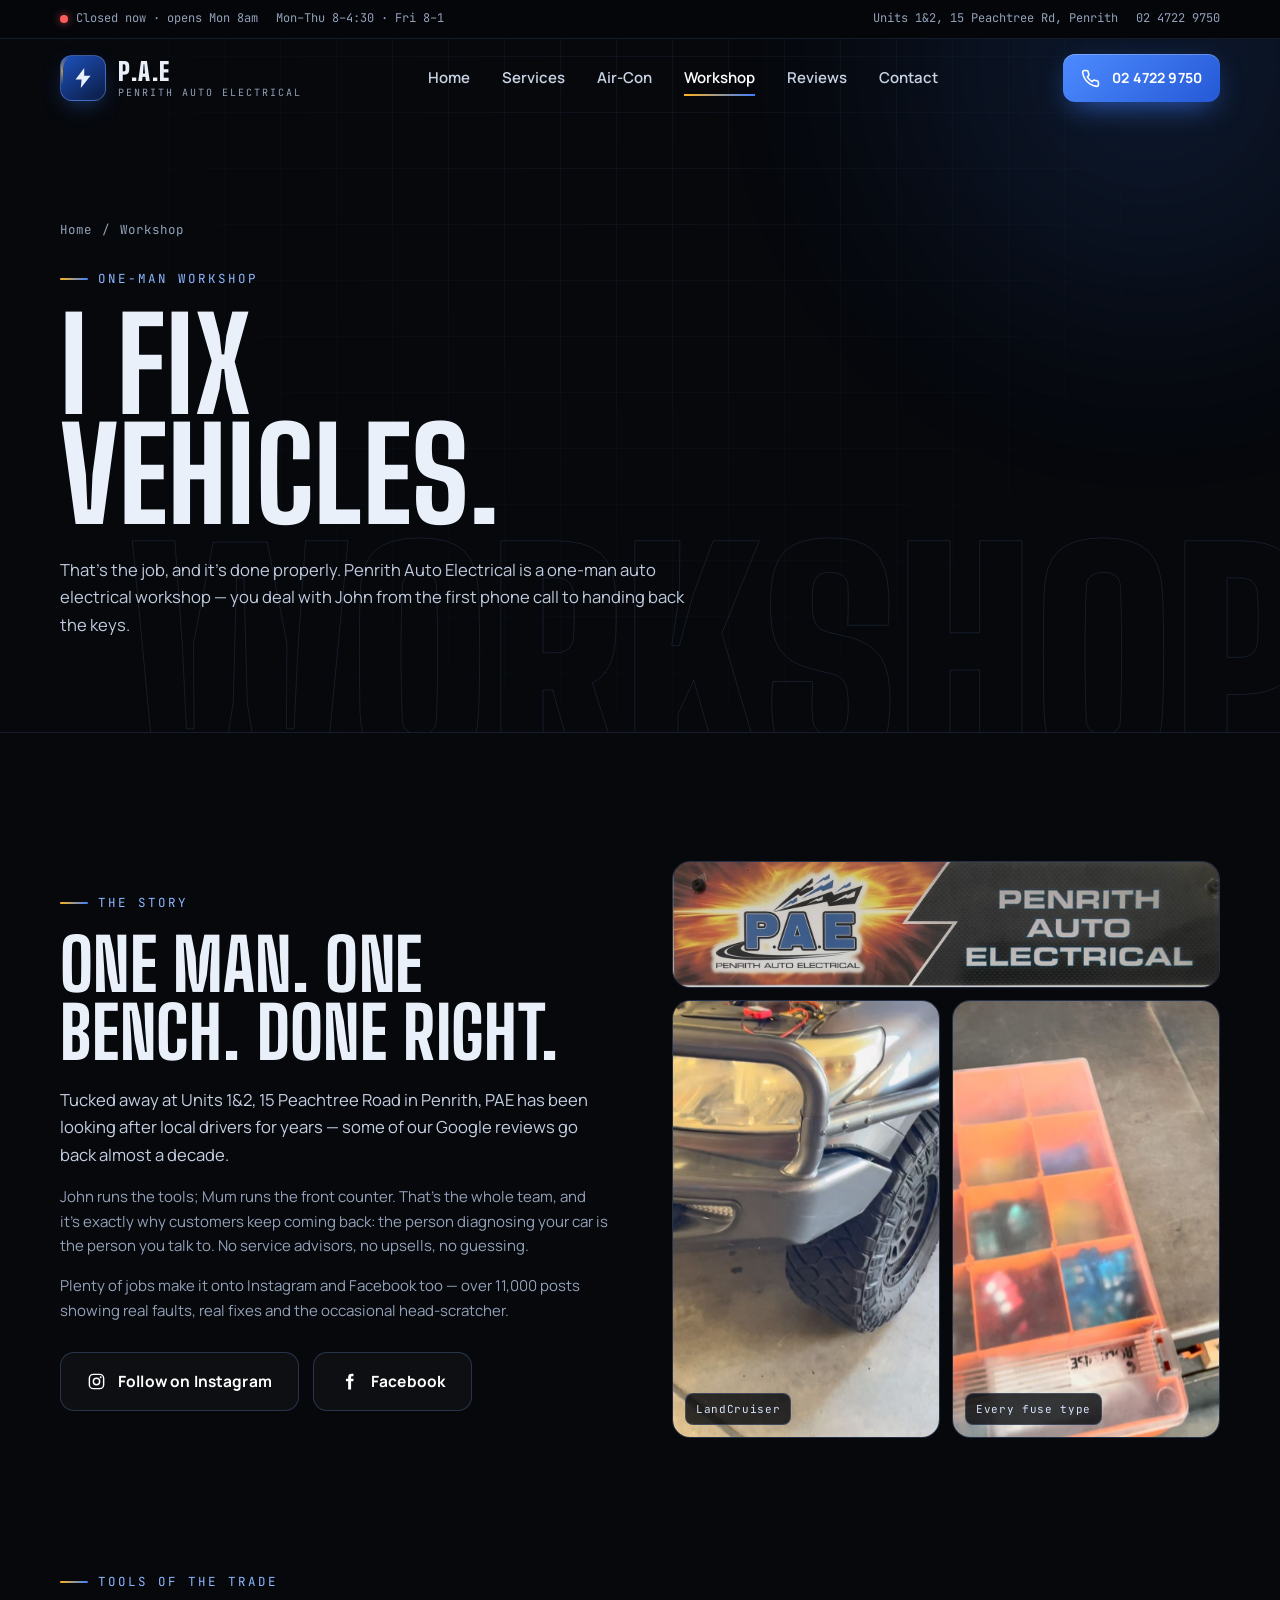
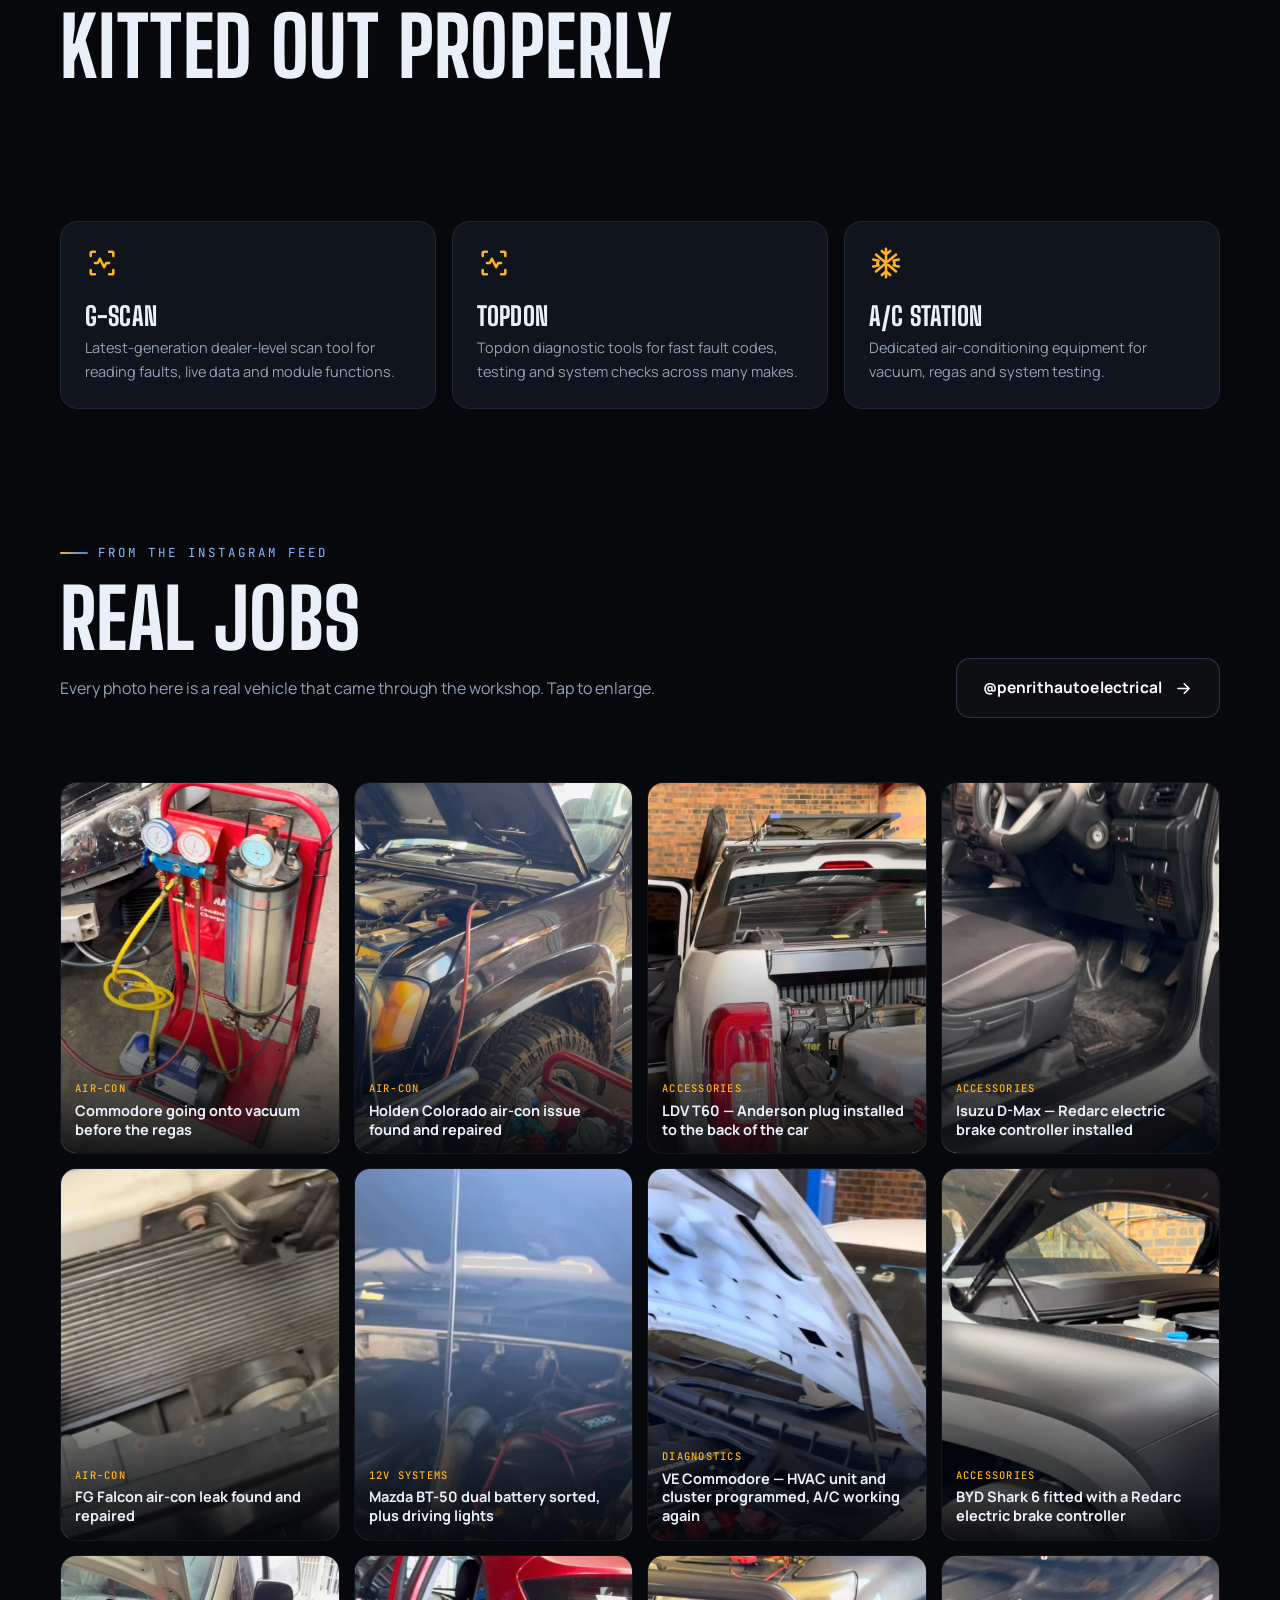
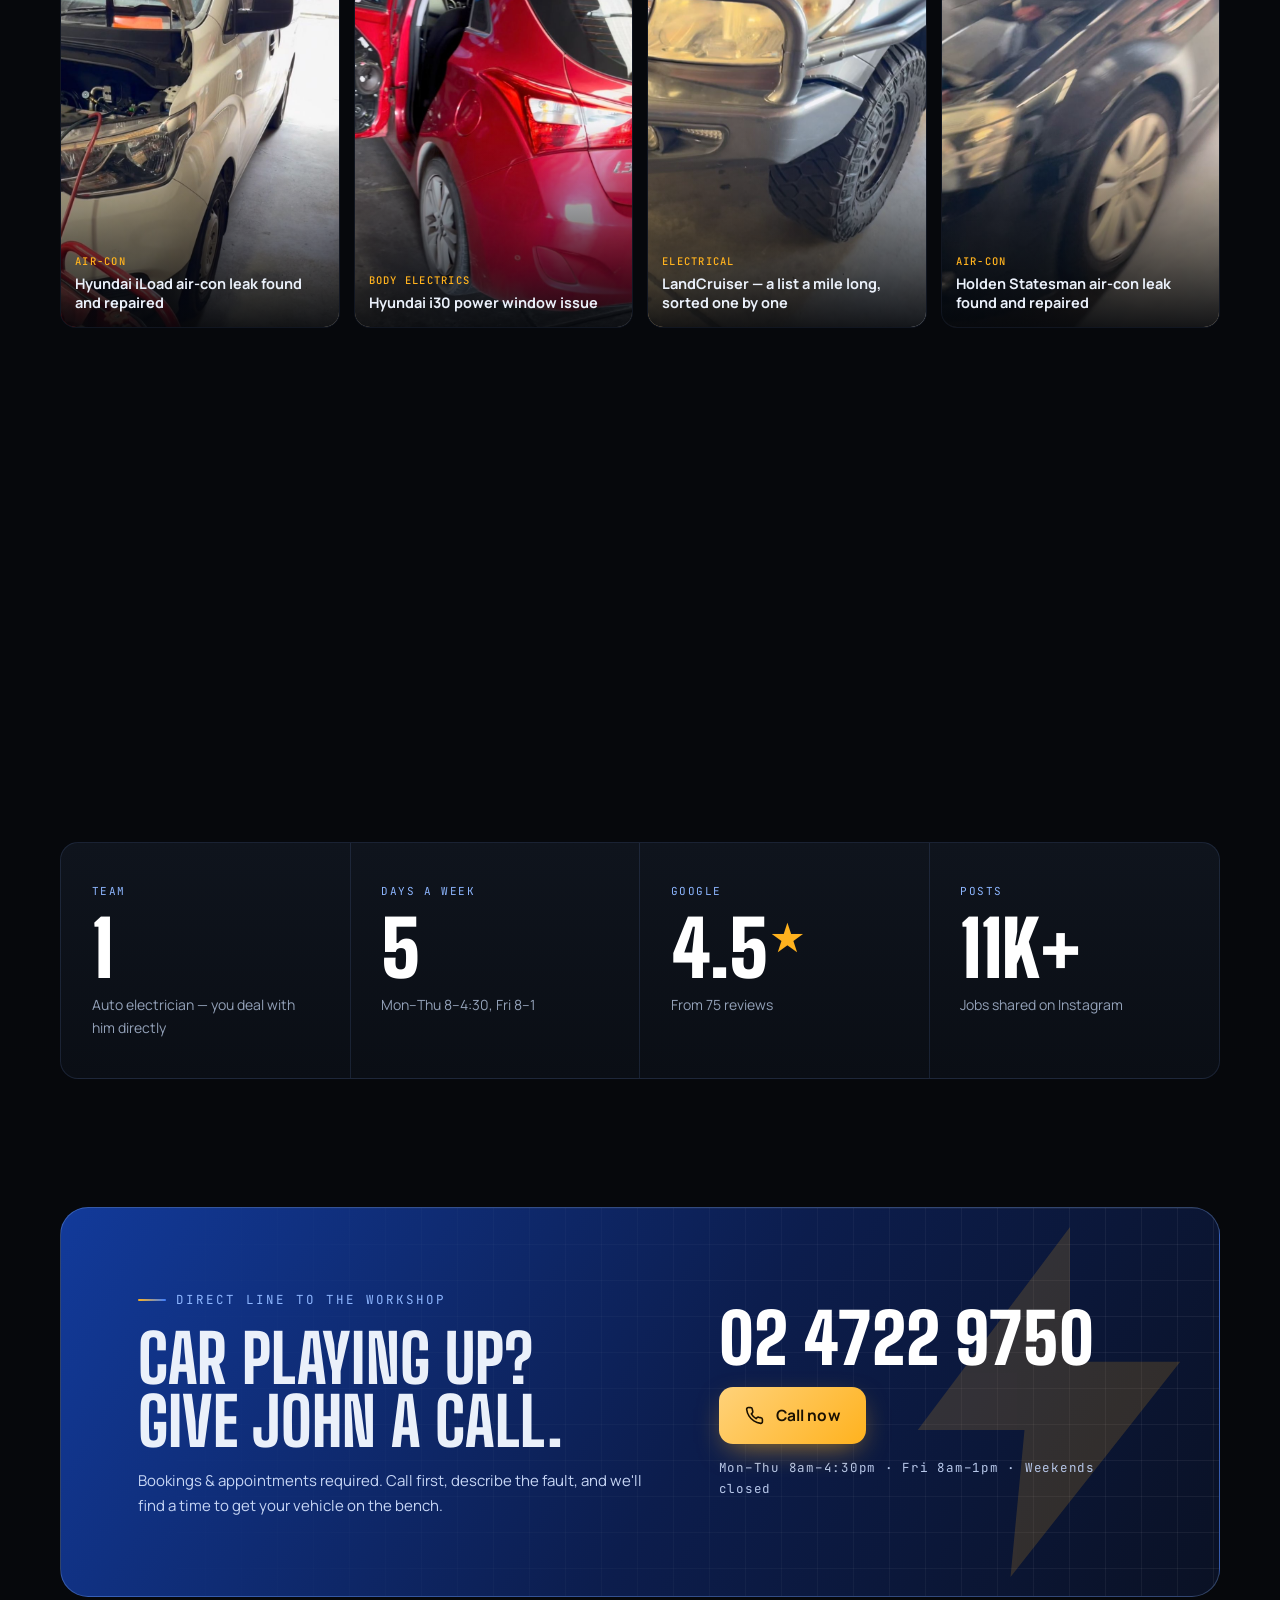
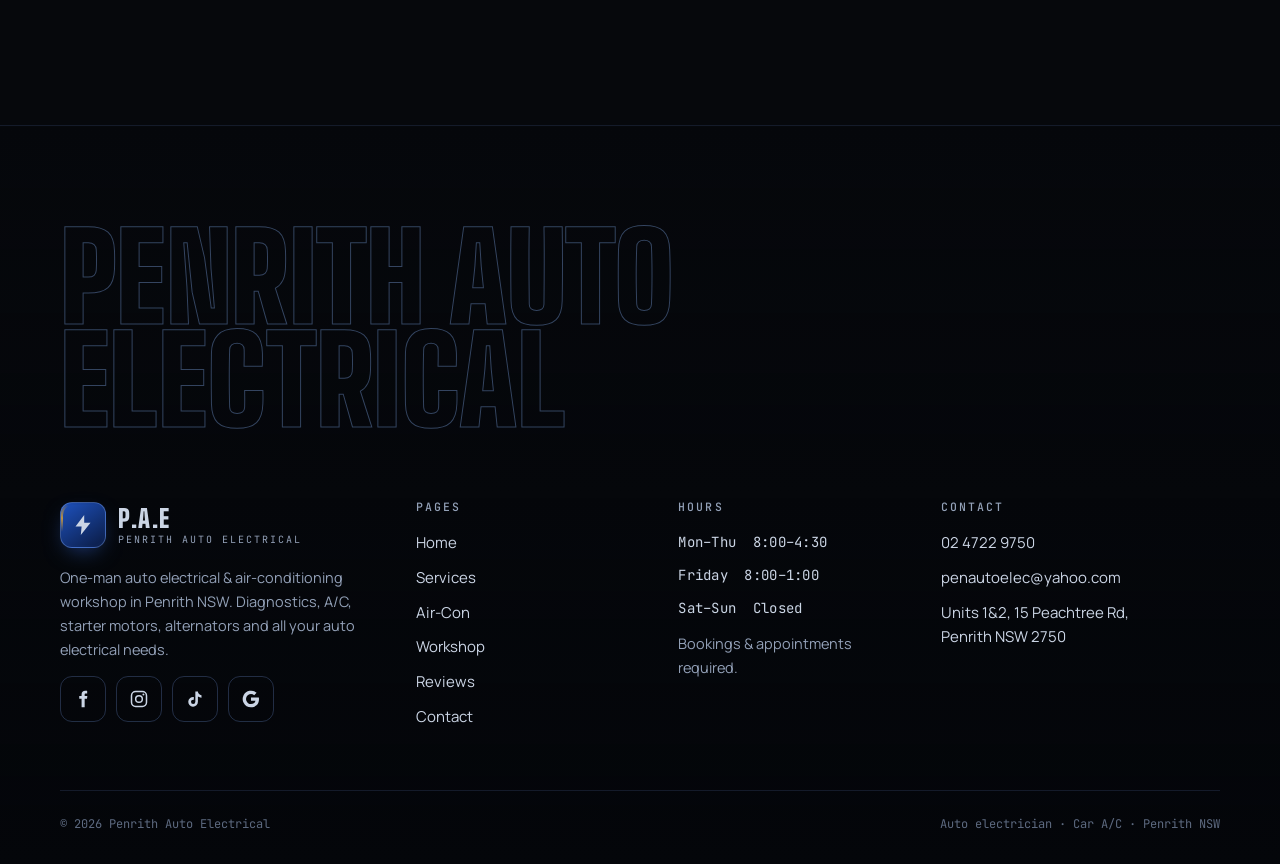
<file: workshop.html>
<!DOCTYPE html>
<html lang="en-AU">
<head>
<script src="site-safety.js"></script>
<meta charset="utf-8">
<meta name="viewport" content="width=device-width, initial-scale=1, viewport-fit=cover">
<meta name="robots" content="noindex, nofollow">
<title>The Workshop | Penrith Auto Electrical</title>
<meta name="description" content="Meet Penrith Auto Electrical — a one-man auto electrical workshop at 15 Peachtree Rd, Penrith. Honest diagnosis, modern scan tools and real jobs from the bench.">
<meta name="theme-color" content="#06080c">

<meta property="og:type" content="website">
<meta property="og:site_name" content="Penrith Auto Electrical">
<meta property="og:locale" content="en_AU">
<meta property="og:title" content="The Workshop | Penrith Auto Electrical">
<meta property="og:description" content="Meet Penrith Auto Electrical — a one-man auto electrical workshop at 15 Peachtree Rd, Penrith. Honest diagnosis, modern scan tools and real jobs from the bench.">

<meta property="og:image" content="https://konkos-design.github.io/penrith-auto-electrical/img/og.jpg">
<meta property="og:image:secure_url" content="https://konkos-design.github.io/penrith-auto-electrical/img/og.jpg">
<meta property="og:image:type" content="image/jpeg">
<meta property="og:image:width" content="1200">
<meta property="og:image:height" content="630">
<meta property="og:image:alt" content="Penrith Auto Electrical — auto electrician &amp; car air-conditioning, Penrith NSW">
<meta name="twitter:card" content="summary_large_image">
<meta name="twitter:title" content="The Workshop | Penrith Auto Electrical">
<meta name="twitter:description" content="Meet Penrith Auto Electrical — a one-man auto electrical workshop at 15 Peachtree Rd, Penrith. Honest diagnosis, modern scan tools and real jobs from the bench.">
<meta name="twitter:image" content="https://konkos-design.github.io/penrith-auto-electrical/img/og.jpg">
<link rel="icon" href="img/favicon.svg" type="image/svg+xml">
<link rel="apple-touch-icon" href="img/apple-touch-icon.png">
<link rel="preload" href="fonts/bigshoulders.woff2" as="font" type="font/woff2" crossorigin>
<link rel="preload" href="fonts/manrope.woff2" as="font" type="font/woff2" crossorigin>
<link rel="stylesheet" href="css/style.css">
<script type="application/ld+json">{"@context":"https://schema.org","@type":"AutoRepair","name":"Penrith Auto Electrical","image":"https://konkos-design.github.io/penrith-auto-electrical/img/og.jpg","telephone":"+61 2 4722 9750","email":"penautoelec@yahoo.com","address":{"@type":"PostalAddress","streetAddress":"Units 1&2, 15 Peachtree Rd","addressLocality":"Penrith","addressRegion":"NSW","postalCode":"2750","addressCountry":"AU"},"geo":{"@type":"GeoCoordinates","latitude":-33.7468668,"longitude":150.6870238},"openingHoursSpecification":[{"@type":"OpeningHoursSpecification","dayOfWeek":["Monday","Tuesday","Wednesday","Thursday"],"opens":"08:00","closes":"16:30"},{"@type":"OpeningHoursSpecification","dayOfWeek":"Friday","opens":"08:00","closes":"13:00"}],"aggregateRating":{"@type":"AggregateRating","ratingValue":"4.5","reviewCount":"75"},"sameAs":["https://www.facebook.com/PenrithAutoElectrical","https://www.instagram.com/penrithautoelectrical/"]}</script>
<link rel="canonical" href="https://konkos-design.github.io/penrith-auto-electrical/workshop.html">
<meta property="og:url" content="https://konkos-design.github.io/penrith-auto-electrical/workshop.html">
<link rel="stylesheet" href="site-safety.css">
</head>
<body>
<a class="skip" href="#main">Skip to content</a>
<svg width="0" height="0" style="position:absolute" aria-hidden="true">
<defs>
<symbol id="i-bolt" viewBox="0 0 24 24"><path fill="currentColor" d="M13.2 2 4.5 13.6h6.1L9.8 22l9.7-12.3h-6.3L13.2 2z"/></symbol>
<symbol id="i-phone" viewBox="0 0 24 24"><path fill="none" stroke="currentColor" stroke-width="2" stroke-linecap="round" stroke-linejoin="round" d="M22 16.9v3a2 2 0 0 1-2.2 2 19.8 19.8 0 0 1-8.6-3.1 19.5 19.5 0 0 1-6-6A19.8 19.8 0 0 1 2.1 4.2 2 2 0 0 1 4.1 2h3a2 2 0 0 1 2 1.7c.1 1 .4 1.9.7 2.8a2 2 0 0 1-.5 2.1L8 9.9a16 16 0 0 0 6 6l1.3-1.3a2 2 0 0 1 2.1-.4c.9.3 1.8.6 2.8.7a2 2 0 0 1 1.7 2z"/></symbol>
<symbol id="i-arrow" viewBox="0 0 24 24"><path fill="none" stroke="currentColor" stroke-width="2" stroke-linecap="round" stroke-linejoin="round" d="M5 12h14M13 6l6 6-6 6"/></symbol>
<symbol id="i-check" viewBox="0 0 24 24"><circle cx="12" cy="12" r="10" fill="none" stroke="currentColor" stroke-width="1.6" opacity=".4"/><path fill="none" stroke="currentColor" stroke-width="2.2" stroke-linecap="round" stroke-linejoin="round" d="m7.5 12.5 3 3 6-6.5"/></symbol>
<symbol id="i-snow" viewBox="0 0 24 24"><path fill="none" stroke="currentColor" stroke-width="1.8" stroke-linecap="round" d="M12 2v20M4.9 6l14.2 12M19.1 6 4.9 18M9 3.5 12 6l3-2.5M9 20.5 12 18l3 2.5M3 9.5l3.6.8-1 3.5M21 14.5l-3.6-.8 1-3.5M3 14.5l3.6-.8-1-3.5M21 9.5l-3.6.8 1 3.5"/></symbol>
<symbol id="i-scan" viewBox="0 0 24 24"><path fill="none" stroke="currentColor" stroke-width="1.8" stroke-linecap="round" stroke-linejoin="round" d="M4 7V5a1 1 0 0 1 1-1h2M17 4h2a1 1 0 0 1 1 1v2M20 17v2a1 1 0 0 1-1 1h-2M7 20H5a1 1 0 0 1-1-1v-2M7 12h2l1.5-3 3 6 1.5-3h2"/></symbol>
<symbol id="i-cog" viewBox="0 0 24 24"><path fill="none" stroke="currentColor" stroke-width="1.8" stroke-linecap="round" stroke-linejoin="round" d="M12 15.5a3.5 3.5 0 1 0 0-7 3.5 3.5 0 0 0 0 7z"/><path fill="none" stroke="currentColor" stroke-width="1.8" stroke-linecap="round" stroke-linejoin="round" d="M19.4 15a1.7 1.7 0 0 0 .3 1.8l.1.1a2 2 0 1 1-2.8 2.8l-.1-.1a1.7 1.7 0 0 0-1.8-.3 1.7 1.7 0 0 0-1 1.5V21a2 2 0 1 1-4 0v-.1a1.7 1.7 0 0 0-1.1-1.5 1.7 1.7 0 0 0-1.8.3l-.1.1a2 2 0 1 1-2.8-2.8l.1-.1a1.7 1.7 0 0 0 .3-1.8 1.7 1.7 0 0 0-1.5-1H3a2 2 0 1 1 0-4h.1a1.7 1.7 0 0 0 1.5-1.1 1.7 1.7 0 0 0-.3-1.8l-.1-.1a2 2 0 1 1 2.8-2.8l.1.1a1.7 1.7 0 0 0 1.8.3H9a1.7 1.7 0 0 0 1-1.5V3a2 2 0 1 1 4 0v.1a1.7 1.7 0 0 0 1 1.5 1.7 1.7 0 0 0 1.8-.3l.1-.1a2 2 0 1 1 2.8 2.8l-.1.1a1.7 1.7 0 0 0-.3 1.8V9a1.7 1.7 0 0 0 1.5 1H21a2 2 0 1 1 0 4h-.1a1.7 1.7 0 0 0-1.5 1z"/></symbol>
<symbol id="i-battery" viewBox="0 0 24 24"><path fill="none" stroke="currentColor" stroke-width="1.8" stroke-linecap="round" stroke-linejoin="round" d="M3 8h18v11H3zM7 8V5.5M17 8V5.5M6.5 13.5h3M14.5 13.5h3M16 12v3"/></symbol>
<symbol id="i-light" viewBox="0 0 24 24"><path fill="none" stroke="currentColor" stroke-width="1.8" stroke-linecap="round" stroke-linejoin="round" d="M9 18h6M10 21h4M12 3a6 6 0 0 0-3.5 10.9c.6.5 1 1.2 1 2V16h5v-.1c0-.8.4-1.5 1-2A6 6 0 0 0 12 3z"/></symbol>
<symbol id="i-plug" viewBox="0 0 24 24"><path fill="none" stroke="currentColor" stroke-width="1.8" stroke-linecap="round" stroke-linejoin="round" d="M9 2v5M15 2v5M6 7h12v4a6 6 0 0 1-12 0V7zM12 17v5"/></symbol>
<symbol id="i-camera" viewBox="0 0 24 24"><path fill="none" stroke="currentColor" stroke-width="1.8" stroke-linecap="round" stroke-linejoin="round" d="M3 8a2 2 0 0 1 2-2h2l1.5-2h7L17 6h2a2 2 0 0 1 2 2v10a2 2 0 0 1-2 2H5a2 2 0 0 1-2-2V8z"/><circle cx="12" cy="13" r="3.5" fill="none" stroke="currentColor" stroke-width="1.8"/></symbol>
<symbol id="i-window" viewBox="0 0 24 24"><path fill="none" stroke="currentColor" stroke-width="1.8" stroke-linecap="round" stroke-linejoin="round" d="M3 18h18M5 18 8 7h9l2 11M12 10v5M10 13l2 2 2-2"/></symbol>
<symbol id="i-truck" viewBox="0 0 24 24"><path fill="none" stroke="currentColor" stroke-width="1.8" stroke-linecap="round" stroke-linejoin="round" d="M2 6h12v10H2zM14 9h4l3 3.5V16h-7zM6.5 19a2 2 0 1 0 0-4 2 2 0 0 0 0 4zM17.5 19a2 2 0 1 0 0-4 2 2 0 0 0 0 4z"/></symbol>
<symbol id="i-clock" viewBox="0 0 24 24"><circle cx="12" cy="12" r="9" fill="none" stroke="currentColor" stroke-width="1.8"/><path fill="none" stroke="currentColor" stroke-width="1.8" stroke-linecap="round" d="M12 7v5l3 2"/></symbol>
<symbol id="i-pin" viewBox="0 0 24 24"><path fill="none" stroke="currentColor" stroke-width="1.8" stroke-linecap="round" stroke-linejoin="round" d="M12 21s-7-6.2-7-11.5a7 7 0 0 1 14 0C19 14.8 12 21 12 21z"/><circle cx="12" cy="9.5" r="2.5" fill="none" stroke="currentColor" stroke-width="1.8"/></symbol>
<symbol id="i-mail" viewBox="0 0 24 24"><path fill="none" stroke="currentColor" stroke-width="1.8" stroke-linecap="round" stroke-linejoin="round" d="M3 6h18v12H3zM3 7l9 6 9-6"/></symbol>
<symbol id="i-star" viewBox="0 0 24 24"><path fill="currentColor" d="m12 2.5 2.9 6 6.6.8-4.9 4.6 1.3 6.6L12 17.3l-5.9 3.2 1.3-6.6-4.9-4.6 6.6-.8z"/></symbol>
<symbol id="i-alert" viewBox="0 0 24 24"><path fill="none" stroke="currentColor" stroke-width="1.8" stroke-linecap="round" stroke-linejoin="round" d="M12 3 2 20h20L12 3zM12 10v4M12 17h.01"/></symbol>
<symbol id="i-wrench" viewBox="0 0 24 24"><path fill="none" stroke="currentColor" stroke-width="1.8" stroke-linecap="round" stroke-linejoin="round" d="M14.7 6.3a4 4 0 0 0 5 5L22 13.6a7 7 0 0 1-9.3 2.2L6 22.5a2.1 2.1 0 0 1-3-3l6.7-6.7a7 7 0 0 1 2.2-9.3l2.3 2.3a4 4 0 0 0 .5.5z"/></symbol>
<symbol id="i-cal" viewBox="0 0 24 24"><path fill="none" stroke="currentColor" stroke-width="1.8" stroke-linecap="round" stroke-linejoin="round" d="M4 5h16v16H4zM4 10h16M8 3v4M16 3v4"/></symbol>
<symbol id="i-chat" viewBox="0 0 24 24"><path fill="none" stroke="currentColor" stroke-width="1.8" stroke-linecap="round" stroke-linejoin="round" d="M21 12a8 8 0 0 1-11.6 7.1L4 20.5l1.4-5A8 8 0 1 1 21 12z"/></symbol>
<symbol id="i-temp" viewBox="0 0 24 24"><path fill="none" stroke="currentColor" stroke-width="1.8" stroke-linecap="round" stroke-linejoin="round" d="M14 14.8V4a2 2 0 0 0-4 0v10.8a4 4 0 1 0 4 0zM12 9v7"/></symbol>
<symbol id="i-wind" viewBox="0 0 24 24"><path fill="none" stroke="currentColor" stroke-width="1.8" stroke-linecap="round" stroke-linejoin="round" d="M3 8h11a3 3 0 1 0-3-3M3 12h16a3 3 0 1 1-3 3M3 16h7"/></symbol>
<symbol id="i-drop" viewBox="0 0 24 24"><path fill="none" stroke="currentColor" stroke-width="1.8" stroke-linecap="round" stroke-linejoin="round" d="M12 3s6 6.6 6 11a6 6 0 0 1-12 0c0-4.4 6-11 6-11z"/></symbol>
<symbol id="i-sound" viewBox="0 0 24 24"><path fill="none" stroke="currentColor" stroke-width="1.8" stroke-linecap="round" stroke-linejoin="round" d="M4 9v6h4l5 4V5L8 9H4zM16.5 8.5a5 5 0 0 1 0 7M19 6a8.5 8.5 0 0 1 0 12"/></symbol>
<symbol id="i-nose" viewBox="0 0 24 24"><path fill="none" stroke="currentColor" stroke-width="1.8" stroke-linecap="round" stroke-linejoin="round" d="M5 7c2-2 4 2 6 0s4-2 6 0M5 12c2-2 4 2 6 0s4-2 6 0M5 17c2-2 4 2 6 0s4-2 6 0"/></symbol>
<symbol id="i-fog" viewBox="0 0 24 24"><path fill="none" stroke="currentColor" stroke-width="1.8" stroke-linecap="round" stroke-linejoin="round" d="M4 15h16M6 19h12M7 11a5 5 0 0 1 10 0"/></symbol>
<symbol id="i-fb" viewBox="0 0 24 24"><path fill="currentColor" d="M14 8.5V6.8c0-.8.2-1.3 1.4-1.3H17V2.3c-.3 0-1.3-.1-2.5-.1-2.5 0-4.2 1.5-4.2 4.3v2H7.5v3.3h2.8V22H14v-10.2h2.8l.4-3.3H14z"/></symbol>
<symbol id="i-ig" viewBox="0 0 24 24"><rect x="3" y="3" width="18" height="18" rx="5" fill="none" stroke="currentColor" stroke-width="1.8"/><circle cx="12" cy="12" r="4" fill="none" stroke="currentColor" stroke-width="1.8"/><circle cx="17.3" cy="6.7" r="1.2" fill="currentColor"/></symbol>
<symbol id="i-tt" viewBox="0 0 24 24"><path fill="currentColor" d="M16.6 5.8A4.3 4.3 0 0 1 15.5 3h-3.1v12.4a2.6 2.6 0 1 1-2.6-2.6c.3 0 .5 0 .8.1V9.7a5.8 5.8 0 1 0 4.9 5.7V9.1a7.4 7.4 0 0 0 4.3 1.4V7.4a4.3 4.3 0 0 1-3.2-1.6z"/></symbol>
<symbol id="i-google" viewBox="0 0 24 24"><path fill="currentColor" d="M21.6 12.2c0-.7-.1-1.4-.2-2H12v3.8h5.4a4.6 4.6 0 0 1-2 3v2.5h3.2c1.9-1.7 3-4.3 3-7.3zM12 22c2.7 0 5-.9 6.6-2.4l-3.2-2.5c-.9.6-2 1-3.4 1-2.6 0-4.8-1.8-5.6-4.1H3.1v2.6A10 10 0 0 0 12 22zM6.4 14a6 6 0 0 1 0-3.9V7.5H3.1a10 10 0 0 0 0 9L6.4 14zM12 6c1.5 0 2.8.5 3.8 1.5l2.9-2.9A10 10 0 0 0 3.1 7.5L6.4 10C7.2 7.7 9.4 6 12 6z"/></symbol>
</defs></svg>
<div class="pt" aria-hidden="true"><span></span></div>
<div class="progress" aria-hidden="true"></div>
<div class="grid-bg" aria-hidden="true"></div>
<div class="glow-bg" aria-hidden="true"></div>
<div class="statusbar">
  <div class="wrap">
    <div class="left">
      <span class="led" data-open-status><i></i><span>Checking hours…</span></span>
      <span class="hide-s">Mon–Thu 8–4:30 · Fri 8–1</span>
    </div>
    <div class="right">
      <span class="hide-s">Units 1&amp;2, 15 Peachtree Rd, Penrith</span>
      <a href="tel:+61247229750">02 4722 9750</a>
    </div>
  </div>
</div>
<header class="header">
  <div class="wrap">
    <a class="logo" href="index.html" aria-label="Penrith Auto Electrical — home">
      <span class="logo-mark"><svg aria-hidden="true"><use href="#i-bolt"/></svg></span>
      <span class="logo-text"><b>P.A.E</b><small>Penrith Auto Electrical</small></span>
    </a>
    <nav class="nav" aria-label="Main"><a href="index.html">Home</a><a href="services.html">Services</a><a href="air-conditioning.html">Air-Con</a><a href="workshop.html" class="active" aria-current="page">Workshop</a><a href="reviews.html">Reviews</a><a href="contact.html">Contact</a></nav>
    <div class="header-cta">
      <a class="btn btn-primary btn-sm" href="tel:+61247229750" aria-label="Call 02 4722 9750"><svg aria-hidden="true"><use href="#i-phone"/></svg><span class="btn-call-text">02 4722 9750</span></a>
      <button class="burger" aria-label="Menu" aria-expanded="false"><span></span><span></span><span></span></button>
    </div>
  </div>
</header>
<div class="drawer" aria-label="Mobile menu">
  <nav><a href="index.html"><small>01</small>Home</a><a href="services.html"><small>02</small>Services</a><a href="air-conditioning.html"><small>03</small>Air-Con</a><a href="workshop.html" class="active"><small>04</small>Workshop</a><a href="reviews.html"><small>05</small>Reviews</a><a href="contact.html"><small>06</small>Contact</a></nav>
  <div class="drawer-foot">
    <a class="btn btn-amber" href="tel:+61247229750"><svg aria-hidden="true"><use href="#i-phone"/></svg>Call 02 4722 9750</a>
    <p>Units 1&amp;2, 15 Peachtree Rd, Penrith NSW 2750</p>
  </div>
</div>

<main id="main">
<section class="page-hero">
  <div class="wrap">
    <div class="crumbs rv"><a href="index.html">Home</a><span>/</span><span>Workshop</span></div>
    <span class="eyebrow rv" style="--d:.1s;margin-top:28px">One-man workshop</span>
    <h1 class="split">I fix<br>vehicles.</h1>
    <p class="rv" style="--d:.3s">That's the job, and it's done properly. Penrith Auto Electrical is a one-man auto electrical workshop — you deal with John from the first phone call to handing back the keys.</p>
  </div>
  <div class="ghost-word" aria-hidden="true">Workshop</div>
</section>

<section class="section">
  <div class="wrap two-col">
    <div>
      <span class="eyebrow rv">The story</span>
      <h2 class="split" style="font-size:clamp(40px,5.6vw,76px);margin:16px 0 20px">One man. One bench. Done right.</h2>
      <p class="lead rv">Tucked away at Units 1&amp;2, 15 Peachtree Road in Penrith, PAE has been looking after local drivers for years — some of our Google reviews go back almost a decade.</p>
      <p class="muted rv">John runs the tools; Mum runs the front counter. That's the whole team, and it's exactly why customers keep coming back: the person diagnosing your car is the person you talk to. No service advisors, no upsells, no guessing.</p>
      <p class="muted rv">Plenty of jobs make it onto Instagram and Facebook too — over 11,000 posts showing real faults, real fixes and the occasional head-scratcher.</p>
      <div class="hero-actions rv" style="margin-top:28px">
        <a class="btn btn-ghost" href="https://www.instagram.com/penrithautoelectrical/" target="_blank" rel="noopener"><svg aria-hidden="true"><use href="#i-ig"/></svg>Follow on Instagram</a>
        <a class="btn btn-ghost" href="https://www.facebook.com/PenrithAutoElectrical" target="_blank" rel="noopener"><svg aria-hidden="true"><use href="#i-fb"/></svg>Facebook</a>
      </div>
    </div>
    <div class="rv r">
      <div class="sign img-reveal"><img src="img/sign-banner.jpg" alt="Penrith Auto Electrical workshop sign" loading="lazy"></div>
      <div class="collage" style="aspect-ratio:1/.8;margin-top:12px;grid-template-rows:repeat(4,minmax(0,1fr))">
        <figure class="img-reveal" style="grid-column:1/4;grid-row:1/5"><img src="img/landcruiser.jpg" alt="Toyota LandCruiser in the workshop" loading="lazy"><span class="tag">LandCruiser</span></figure>
        <figure class="img-reveal" style="grid-column:4/7;grid-row:1/5;transition-delay:.2s"><img src="img/fuses.jpg" alt="Organiser full of different fuses" loading="lazy"><span class="tag">Every fuse type</span></figure>
      </div>
    </div>
  </div>
</section>
<section class="section" style="padding-top:0">
  <div class="wrap">
    <div class="sec-head">
      <span class="eyebrow rv">Tools of the trade</span>
      <h2 class="split">Kitted out properly</h2>
      <p class="rv">Modern vehicles need modern equipment. The workshop runs current diagnostic and A/C gear.</p>
    </div>
    <div class="tools-row">
      <div class="tool rv"><svg aria-hidden="true"><use href="#i-scan"/></svg><h3>G-Scan</h3><p>Latest-generation dealer-level scan tool for reading faults, live data and module functions.</p></div>
      <div class="tool rv" style="--d:.08s"><svg aria-hidden="true"><use href="#i-scan"/></svg><h3>Topdon</h3><p>Topdon diagnostic tools for fast fault codes, testing and system checks across many makes.</p></div>
      <div class="tool rv" style="--d:.16s"><svg aria-hidden="true"><use href="#i-snow"/></svg><h3>A/C station</h3><p>Dedicated air-conditioning equipment for vacuum, regas and system testing.</p></div>
    </div>
  </div>
</section>
<section class="section" style="padding-top:0">
  <div class="wrap">
    <div class="sec-head" style="display:flex;justify-content:space-between;align-items:flex-end;gap:24px;flex-wrap:wrap;max-width:none">
      <div style="max-width:700px"><span class="eyebrow rv">From the Instagram feed</span><h2 class="split">Real jobs</h2><p class="rv">Every photo here is a real vehicle that came through the workshop. Tap to enlarge.</p></div>
      <a class="btn btn-ghost rv" href="https://www.instagram.com/penrithautoelectrical/" target="_blank" rel="noopener">@penrithautoelectrical <svg aria-hidden="true"><use href="#i-arrow"/></svg></a>
    </div>
    <div class="jobs"><button type="button" class="job rv" style="--d:0.00s" data-full="img/ac-station.jpg" data-caption="Commodore going onto vacuum before the regas"><img src="img/ac-station.jpg" alt="Commodore going onto vacuum before the regas" loading="lazy"><span class="cap"><small>Air-con</small>Commodore going onto vacuum before the regas</span></button><button type="button" class="job rv" style="--d:0.06s" data-full="img/colorado-ac.jpg" data-caption="Holden Colorado air-con issue found and repaired"><img src="img/colorado-ac.jpg" alt="Holden Colorado air-con issue found and repaired" loading="lazy"><span class="cap"><small>Air-con</small>Holden Colorado air-con issue found and repaired</span></button><button type="button" class="job rv" style="--d:0.12s" data-full="img/ldv-anderson.jpg" data-caption="LDV T60 — Anderson plug installed to the back of the car"><img src="img/ldv-anderson.jpg" alt="LDV T60 — Anderson plug installed to the back of the car" loading="lazy"><span class="cap"><small>Accessories</small>LDV T60 — Anderson plug installed to the back of the car</span></button><button type="button" class="job rv" style="--d:0.18s" data-full="img/dmax-brake.jpg" data-caption="Isuzu D-Max — Redarc electric brake controller installed"><img src="img/dmax-brake.jpg" alt="Isuzu D-Max — Redarc electric brake controller installed" loading="lazy"><span class="cap"><small>Accessories</small>Isuzu D-Max — Redarc electric brake controller installed</span></button><button type="button" class="job rv" style="--d:0.00s" data-full="img/falcon-ac.jpg" data-caption="FG Falcon air-con leak found and repaired"><img src="img/falcon-ac.jpg" alt="FG Falcon air-con leak found and repaired" loading="lazy"><span class="cap"><small>Air-con</small>FG Falcon air-con leak found and repaired</span></button><button type="button" class="job rv" style="--d:0.06s" data-full="img/bt50-battery.jpg" data-caption="Mazda BT-50 dual battery sorted, plus driving lights"><img src="img/bt50-battery.jpg" alt="Mazda BT-50 dual battery sorted, plus driving lights" loading="lazy"><span class="cap"><small>12V systems</small>Mazda BT-50 dual battery sorted, plus driving lights</span></button><button type="button" class="job rv" style="--d:0.12s" data-full="img/hvac-program.jpg" data-caption="VE Commodore — HVAC unit and cluster programmed, A/C working again"><img src="img/hvac-program.jpg" alt="VE Commodore — HVAC unit and cluster programmed, A/C working again" loading="lazy"><span class="cap"><small>Diagnostics</small>VE Commodore — HVAC unit and cluster programmed, A/C working again</span></button><button type="button" class="job rv" style="--d:0.18s" data-full="img/byd-shark.jpg" data-caption="BYD Shark 6 fitted with a Redarc electric brake controller"><img src="img/byd-shark.jpg" alt="BYD Shark 6 fitted with a Redarc electric brake controller" loading="lazy"><span class="cap"><small>Accessories</small>BYD Shark 6 fitted with a Redarc electric brake controller</span></button><button type="button" class="job rv" style="--d:0.00s" data-full="img/iload-ac.jpg" data-caption="Hyundai iLoad air-con leak found and repaired"><img src="img/iload-ac.jpg" alt="Hyundai iLoad air-con leak found and repaired" loading="lazy"><span class="cap"><small>Air-con</small>Hyundai iLoad air-con leak found and repaired</span></button><button type="button" class="job rv" style="--d:0.06s" data-full="img/i30-window.jpg" data-caption="Hyundai i30 power window issue"><img src="img/i30-window.jpg" alt="Hyundai i30 power window issue" loading="lazy"><span class="cap"><small>Body electrics</small>Hyundai i30 power window issue</span></button><button type="button" class="job rv" style="--d:0.12s" data-full="img/landcruiser.jpg" data-caption="LandCruiser — a list a mile long, sorted one by one"><img src="img/landcruiser.jpg" alt="LandCruiser — a list a mile long, sorted one by one" loading="lazy"><span class="cap"><small>Electrical</small>LandCruiser — a list a mile long, sorted one by one</span></button><button type="button" class="job rv" style="--d:0.18s" data-full="img/statesman-ac.jpg" data-caption="Holden Statesman air-con leak found and repaired"><img src="img/statesman-ac.jpg" alt="Holden Statesman air-con leak found and repaired" loading="lazy"><span class="cap"><small>Air-con</small>Holden Statesman air-con leak found and repaired</span></button><button type="button" class="job rv" style="--d:0.00s" data-full="img/bt50-ac.jpg" data-caption="Mazda BT-50 air-con sorted and reversing camera diagnosed"><img src="img/bt50-ac.jpg" alt="Mazda BT-50 air-con sorted and reversing camera diagnosed" loading="lazy"><span class="cap"><small>Air-con</small>Mazda BT-50 air-con sorted and reversing camera diagnosed</span></button><button type="button" class="job rv" style="--d:0.06s" data-full="img/rtv-wiring.jpg" data-caption="RTV sprayer pump wiring"><img src="img/rtv-wiring.jpg" alt="RTV sprayer pump wiring" loading="lazy"><span class="cap"><small>Wiring</small>RTV sprayer pump wiring</span></button><button type="button" class="job rv" style="--d:0.12s" data-full="img/trailer-lights.jpg" data-caption="Boat trailer lights sorted"><img src="img/trailer-lights.jpg" alt="Boat trailer lights sorted" loading="lazy"><span class="cap"><small>Lighting</small>Boat trailer lights sorted</span></button><button type="button" class="job rv" style="--d:0.18s" data-full="img/ve-dash.jpg" data-caption="VE Commodore — cold air back inside the cabin"><img src="img/ve-dash.jpg" alt="VE Commodore — cold air back inside the cabin" loading="lazy"><span class="cap"><small>Air-con</small>VE Commodore — cold air back inside the cabin</span></button></div>
  </div>
</section>
<section class="section" style="padding-top:0">
  <div class="wrap">
    <div class="stats">
      <div class="stat"><small>Team</small><b data-count="1">1</b><span>Auto electrician — you deal with him directly</span></div>
      <div class="stat"><small>Days a week</small><b data-count="5">5</b><span>Mon–Thu 8–4:30, Fri 8–1</span></div>
      <div class="stat"><small>Google</small><b data-count="4.5">4.5<sup>★</sup></b><span>From 75 reviews</span></div>
      <div class="stat"><small>Posts</small><b data-count="11" data-suffix="K+">11K+</b><span>Jobs shared on Instagram</span></div>
    </div>
  </div>
</section>
<section class="section" style="padding-top:0">
  <div class="wrap">
    <div class="cta-band rv s">
      <svg class="bolt-bg" viewBox="0 0 24 24" aria-hidden="true"><path fill="currentColor" d="M13.2 2 4.5 13.6h6.1L9.8 22l9.7-12.3h-6.3L13.2 2z"/></svg>
      <div class="cta-inner">
        <div>
          <span class="eyebrow">Direct line to the workshop</span>
          <h2 class="split" style="margin-top:16px">Car playing up?<br>Give John a call.</h2>
          <p>Bookings &amp; appointments required. Call first, describe the fault, and we'll find a time to get your vehicle on the bench.</p>
        </div>
        <div class="cta-side">
          <a class="big-phone" href="tel:+61247229750">02 4722 9750</a>
          <a class="btn btn-amber" href="tel:+61247229750"><svg aria-hidden="true"><use href="#i-phone"/></svg>Call now</a>
          <small>Mon–Thu 8am–4:30pm · Fri 8am–1pm · Weekends closed</small>
        </div>
      </div>
    </div>
  </div>
</section>

</main>
<footer class="footer">
  <div class="wrap">
    <div class="foot-big" aria-hidden="true">Penrith Auto<br>Electrical</div>
    <div class="foot-grid">
      <div>
        <a class="logo" href="index.html" aria-label="Penrith Auto Electrical — home"><span class="logo-mark"><svg aria-hidden="true"><use href="#i-bolt"/></svg></span><span class="logo-text"><b>P.A.E</b><small>Penrith Auto Electrical</small></span></a>
        <p style="margin-top:18px">One-man auto electrical &amp; air-conditioning workshop in Penrith NSW. Diagnostics, A/C, starter motors, alternators and all your auto electrical needs.</p>
        <div class="socials">
          <a href="https://www.facebook.com/PenrithAutoElectrical" target="_blank" rel="noopener" aria-label="Facebook"><svg aria-hidden="true"><use href="#i-fb"/></svg></a>
          <a href="https://www.instagram.com/penrithautoelectrical/" target="_blank" rel="noopener" aria-label="Instagram"><svg aria-hidden="true"><use href="#i-ig"/></svg></a>
          <a href="https://www.tiktok.com/@penrith.auto.elec" target="_blank" rel="noopener" aria-label="TikTok"><svg aria-hidden="true"><use href="#i-tt"/></svg></a>
          <a href="https://www.google.com/maps/place/?q=place_id:ChIJ8ejtcPCFEmsRdQ3EDJMkp1U" target="_blank" rel="noopener" aria-label="Google Maps"><svg aria-hidden="true"><use href="#i-google"/></svg></a>
        </div>
      </div>
      <div>
        <h4>PAGES</h4>
        <ul><li><a href="index.html">Home</a></li><li><a href="services.html">Services</a></li><li><a href="air-conditioning.html">Air-Con</a></li><li><a href="workshop.html">Workshop</a></li><li><a href="reviews.html">Reviews</a></li><li><a href="contact.html">Contact</a></li></ul>
      </div>
      <div>
        <h4>HOURS</h4>
        <ul class="mono" style="font-size:14px;color:#cbd5e5">
          <li>Mon–Thu&nbsp; 8:00–4:30</li>
          <li>Friday&nbsp; 8:00–1:00</li>
          <li>Sat–Sun&nbsp; Closed</li>
        </ul>
        <p style="margin-top:12px">Bookings &amp; appointments required.</p>
      </div>
      <div>
        <h4>CONTACT</h4>
        <ul>
          <li><a href="tel:+61247229750">02 4722 9750</a></li>
          <li><a href="mailto:penautoelec@yahoo.com">penautoelec@yahoo.com</a></li>
          <li><a href="https://www.google.com/maps/place/?q=place_id:ChIJ8ejtcPCFEmsRdQ3EDJMkp1U" target="_blank" rel="noopener">Units 1&amp;2, 15 Peachtree Rd,<br>Penrith NSW 2750</a></li>
        </ul>
      </div>
    </div>
    <div class="foot-bottom">
      <span>© <span data-year>2026</span> Penrith Auto Electrical</span>
      <span>Auto electrician · Car A/C · Penrith NSW</span>
    </div>
  </div>
</footer>
<div class="callbar"><a class="btn btn-primary" href="tel:+61247229750"><svg aria-hidden="true"><use href="#i-phone"/></svg>Call 02 4722 9750</a></div>
<script src="js/main.js" defer></script>
</body>
</html>
</file>
<file: css/style.css>
/* ==========================================================
   Penrith Auto Electrical — "Live Circuit" design system
   ========================================================== */
@font-face{font-family:"Big Shoulders";src:url(../fonts/bigshoulders.woff2) format("woff2");font-weight:100 900;font-display:swap}
@font-face{font-family:"Manrope";src:url(../fonts/manrope.woff2) format("woff2");font-weight:200 800;font-display:swap}
@font-face{font-family:"JetBrains Mono";src:url(../fonts/jetbrainsmono.woff2) format("woff2");font-weight:100 800;font-display:swap}

:root{
  --bg:#06080c;
  --bg-2:#0a0e15;
  --panel:#0f141d;
  --panel-2:#141b27;
  --line:rgba(132,170,255,.13);
  --line-2:rgba(132,170,255,.24);
  --blue:#3d7eff;
  --blue-2:#8db6ff;
  --blue-deep:#1a3f8f;
  --amber:#ffb21e;
  --amber-2:#ffd27a;
  --green:#38e08c;
  --text:#eaf0fa;
  --muted:#93a1b8;
  --dim:#5d6a80;
  --radius:18px;
  --radius-s:12px;
  --head:"Big Shoulders","Arial Narrow",Impact,sans-serif;
  --body:"Manrope",system-ui,-apple-system,"Segoe UI",sans-serif;
  --mono:"JetBrains Mono",ui-monospace,Consolas,monospace;
  --ease:cubic-bezier(.2,.8,.2,1);
  --wrap:1240px;
  --gutter:clamp(16px,4vw,40px);
}
*,*::before,*::after{box-sizing:border-box}
html{scroll-behavior:smooth;-webkit-text-size-adjust:100%}
body{margin:0;background:var(--bg);color:var(--text);font-family:var(--body);font-size:clamp(15px,1.05vw,17px);line-height:1.65;overflow-x:hidden;-webkit-font-smoothing:antialiased}
img{max-width:100%;display:block}
a{color:inherit;text-decoration:none}
h1,h2,h3,h4{font-family:var(--head);font-weight:800;line-height:.95;margin:0;letter-spacing:.005em;text-transform:uppercase;overflow-wrap:break-word;hyphens:manual}
p{margin:0 0 1em}
ul{margin:0;padding:0;list-style:none}
::selection{background:var(--blue);color:#fff}
.skip{position:absolute;left:-999px;top:8px;background:var(--amber);color:#000;padding:8px 14px;border-radius:8px;z-index:999}
.skip:focus{left:8px}
:focus-visible{outline:2px solid var(--amber);outline-offset:3px;border-radius:6px}

.wrap{width:100%;max-width:var(--wrap);margin:0 auto;padding:0 var(--gutter)}
.section{padding:clamp(70px,10vw,140px) 0;position:relative}
.mono{font-family:var(--mono);letter-spacing:.02em}
.blue{color:var(--blue)}
.amber{color:var(--amber)}
.nowrap{white-space:nowrap}

/* background grid texture */
.grid-bg{position:fixed;inset:0;z-index:-2;pointer-events:none;
  background-image:linear-gradient(var(--line) 1px,transparent 1px),linear-gradient(90deg,var(--line) 1px,transparent 1px);
  background-size:56px 56px;mask-image:radial-gradient(ellipse at 50% 0%,#000 0%,transparent 75%);-webkit-mask-image:radial-gradient(ellipse at 50% 0%,#000 0%,transparent 75%);opacity:.55}
.glow-bg{position:fixed;z-index:-1;width:60vmax;height:60vmax;border-radius:50%;filter:blur(90px);opacity:.18;pointer-events:none;background:radial-gradient(circle,var(--blue) 0%,transparent 65%);top:-25vmax;right:-20vmax;animation:drift 18s ease-in-out infinite alternate}
@keyframes drift{to{transform:translate(-12vmax,10vmax)}}

/* ---------- eyebrow / tags ---------- */
.eyebrow{display:inline-flex;align-items:center;gap:10px;font-family:var(--mono);font-size:12.5px;text-transform:uppercase;letter-spacing:.16em;color:var(--blue-2)}
.eyebrow::before{content:"";width:28px;height:2px;background:linear-gradient(90deg,var(--amber),var(--blue));border-radius:2px}
.sec-head{max-width:760px;margin-bottom:clamp(36px,5vw,64px)}
.sec-head h2{font-size:clamp(40px,6.4vw,84px);margin:16px 0 18px}
.sec-head p{color:var(--muted);font-size:clamp(16px,1.25vw,19px);max-width:620px}
.sec-head.center{margin-left:auto;margin-right:auto;text-align:center}
.sec-head.center p{margin-left:auto;margin-right:auto}
.sec-head.center .eyebrow{justify-content:center}
.outline{-webkit-text-stroke:1.5px var(--blue-2);color:transparent}

/* ---------- top status bar ---------- */
.statusbar{background:#04060a;border-bottom:1px solid var(--line);font-family:var(--mono);font-size:12px;color:var(--muted);position:relative;z-index:60}
.statusbar .wrap{display:flex;align-items:center;justify-content:space-between;gap:16px;min-height:38px;flex-wrap:wrap;padding-top:6px;padding-bottom:6px}
.statusbar .left,.statusbar .right{display:flex;align-items:center;gap:18px;flex-wrap:wrap}
.led{display:inline-flex;align-items:center;gap:8px}
.led i{width:8px;height:8px;border-radius:50%;background:var(--dim);box-shadow:0 0 0 3px rgba(255,255,255,.04)}
.led.on i{background:var(--green);box-shadow:0 0 10px var(--green);animation:blink 2.2s infinite}
.led.off i{background:#ff5d5d;box-shadow:0 0 8px rgba(255,93,93,.7)}
@keyframes blink{50%{opacity:.35}}
.statusbar a:hover{color:var(--amber)}

/* ---------- header ---------- */
.header{position:sticky;top:0;z-index:50;transition:background .4s,backdrop-filter .4s,border-color .4s;border-bottom:1px solid transparent}
.header.scrolled{background:rgba(6,8,12,.82);backdrop-filter:blur(14px) saturate(1.3);-webkit-backdrop-filter:blur(14px) saturate(1.3);border-color:var(--line)}
.header .wrap{display:flex;align-items:center;justify-content:space-between;gap:20px;height:78px}
.logo{display:flex;align-items:center;gap:12px;flex-shrink:0}
.logo-mark{width:46px;height:46px;border-radius:12px;display:grid;place-items:center;background:linear-gradient(145deg,#1d4fb8,#0b1d48);border:1px solid rgba(141,182,255,.35);position:relative;overflow:hidden;box-shadow:0 8px 24px -10px rgba(61,126,255,.7)}
.logo-mark svg{width:24px;height:24px;position:relative;z-index:1;transition:transform .5s var(--ease)}
.logo-mark::after{content:"";position:absolute;inset:-50%;background:conic-gradient(from 0deg,transparent 0 70%,rgba(255,178,30,.7) 80%,transparent 90%);animation:spin 4s linear infinite}
.logo-mark::before{content:"";position:absolute;inset:2px;border-radius:10px;background:linear-gradient(145deg,#1d4fb8,#0b1d48);z-index:1}
@keyframes spin{to{transform:rotate(360deg)}}
.logo:hover .logo-mark svg{transform:rotate(-12deg) scale(1.12)}
.logo-text{display:flex;flex-direction:column;line-height:1}
.logo-text b{font-family:var(--head);font-size:25px;font-weight:900;letter-spacing:.06em}
.logo-text small{font-family:var(--mono);font-size:10px;letter-spacing:.2em;color:var(--muted);margin-top:4px;text-transform:uppercase}

.nav{display:flex;align-items:center;gap:4px}
.nav a{position:relative;padding:10px 14px;font-weight:600;font-size:15px;color:#c9d3e4;border-radius:10px;transition:color .3s}
.nav a::after{content:"";position:absolute;left:14px;right:14px;bottom:4px;height:2px;background:linear-gradient(90deg,var(--amber),var(--blue));transform:scaleX(0);transform-origin:left;transition:transform .45s var(--ease)}
.nav a:hover,.nav a.active{color:#fff}
.nav a:hover::after,.nav a.active::after{transform:scaleX(1)}
.header-cta{display:flex;align-items:center;gap:12px}

.burger{display:none;width:48px;height:48px;border-radius:12px;border:1px solid var(--line-2);background:var(--panel);cursor:pointer;position:relative;flex-shrink:0}
.burger span{position:absolute;left:13px;right:13px;height:2px;background:#fff;border-radius:2px;transition:transform .4s var(--ease),opacity .3s,top .4s var(--ease)}
.burger span:nth-child(1){top:16px}.burger span:nth-child(2){top:23px}.burger span:nth-child(3){top:30px}
.menu-open .burger span:nth-child(1){top:23px;transform:rotate(45deg)}
.menu-open .burger span:nth-child(2){opacity:0}
.menu-open .burger span:nth-child(3){top:23px;transform:rotate(-45deg)}

.drawer{position:fixed;inset:0;z-index:45;background:rgba(5,7,11,.97);backdrop-filter:blur(10px);display:flex;flex-direction:column;justify-content:center;padding:110px var(--gutter) 40px;clip-path:circle(0% at calc(100% - 40px) 40px);transition:clip-path .7s var(--ease);visibility:hidden}
.menu-open .drawer{clip-path:circle(150% at calc(100% - 40px) 40px);visibility:visible}
.drawer nav{display:flex;flex-direction:column;gap:4px}
.drawer nav a{font-family:var(--head);font-weight:800;font-size:clamp(38px,11vw,64px);text-transform:uppercase;line-height:1.08;display:flex;align-items:baseline;gap:14px;opacity:0;transform:translateY(24px);transition:opacity .5s,transform .6s var(--ease),color .3s}
.drawer nav a small{font-family:var(--mono);font-size:12px;color:var(--blue-2);letter-spacing:.1em}
.drawer nav a:hover,.drawer nav a.active{color:var(--amber)}
.menu-open .drawer nav a{opacity:1;transform:none}
.menu-open .drawer nav a:nth-child(1){transition-delay:.15s}
.menu-open .drawer nav a:nth-child(2){transition-delay:.2s}
.menu-open .drawer nav a:nth-child(3){transition-delay:.25s}
.menu-open .drawer nav a:nth-child(4){transition-delay:.3s}
.menu-open .drawer nav a:nth-child(5){transition-delay:.35s}
.menu-open .drawer nav a:nth-child(6){transition-delay:.4s}
.drawer-foot{margin-top:36px;display:flex;flex-direction:column;gap:14px;opacity:0;transition:opacity .5s .45s}
.menu-open .drawer-foot{opacity:1}
.drawer-foot p{color:var(--muted);font-family:var(--mono);font-size:13px;margin:0}
body.menu-open{overflow:hidden}

/* ---------- buttons ---------- */
.btn{--bc:var(--blue);position:relative;display:inline-flex;align-items:center;justify-content:center;gap:12px;padding:16px 26px;border-radius:14px;font-weight:700;font-size:15.5px;letter-spacing:.01em;cursor:pointer;border:0;overflow:hidden;isolation:isolate;transition:transform .35s var(--ease),box-shadow .35s var(--ease),color .3s;white-space:nowrap;-webkit-tap-highlight-color:transparent}
.btn svg{width:19px;height:19px;flex-shrink:0;transition:transform .45s var(--ease)}
.btn-primary{background:linear-gradient(135deg,#4d8bff,#2559d6);color:#fff;box-shadow:0 10px 30px -10px rgba(61,126,255,.8),inset 0 1px 0 rgba(255,255,255,.25)}
.btn-primary::before{content:"";position:absolute;inset:0;z-index:-1;background:linear-gradient(110deg,transparent 30%,rgba(255,255,255,.45) 48%,rgba(255,210,122,.6) 52%,transparent 70%);transform:translateX(-120%);transition:transform .8s var(--ease)}
.btn-primary:hover{transform:translateY(-3px);box-shadow:0 18px 40px -12px rgba(61,126,255,.95),0 0 0 4px rgba(61,126,255,.18)}
.btn-primary:hover::before{transform:translateX(120%)}
.btn-primary:hover svg{animation:jolt .5s steps(2) 2}
.btn-amber{background:linear-gradient(135deg,var(--amber-2),var(--amber));color:#1a1102;box-shadow:0 10px 30px -10px rgba(255,178,30,.7)}
.btn-amber::before{content:"";position:absolute;inset:0;z-index:-1;background:linear-gradient(110deg,transparent 30%,rgba(255,255,255,.7) 50%,transparent 70%);transform:translateX(-120%);transition:transform .8s var(--ease)}
.btn-amber:hover{transform:translateY(-3px);box-shadow:0 18px 40px -12px rgba(255,178,30,.85),0 0 0 4px rgba(255,178,30,.18)}
.btn-amber:hover::before{transform:translateX(120%)}
.btn-amber:hover svg{animation:jolt .5s steps(2) 2}
.btn-ghost{background:rgba(255,255,255,.03);color:#fff;border:1px solid var(--line-2)}
.btn-ghost::before{content:"";position:absolute;inset:0;z-index:-1;background:linear-gradient(135deg,rgba(61,126,255,.25),rgba(61,126,255,.05));transform:scaleY(0);transform-origin:bottom;transition:transform .45s var(--ease)}
.btn-ghost:hover{transform:translateY(-3px);border-color:var(--blue)}
.btn-ghost:hover::before{transform:scaleY(1)}
.btn-ghost:hover svg{transform:translateX(5px)}
.btn:active{transform:translateY(0) scale(.97)}
.btn-sm{padding:12px 18px;font-size:14px;border-radius:12px}
.btn .spark{position:absolute;width:6px;height:6px;border-radius:50%;background:var(--amber-2);pointer-events:none;animation:spark .6s ease-out forwards;z-index:2}
@keyframes spark{to{transform:translate(var(--dx),var(--dy)) scale(0);opacity:0}}
@keyframes jolt{0%{transform:translate(0,0) rotate(0)}50%{transform:translate(1px,-2px) rotate(-10deg)}100%{transform:translate(-1px,1px) rotate(8deg)}}

.link-arrow{display:inline-flex;align-items:center;gap:10px;font-weight:700;color:var(--blue-2);font-size:15px;position:relative;padding-bottom:4px}
.link-arrow::after{content:"";position:absolute;left:0;bottom:0;height:2px;width:100%;background:currentColor;transform:scaleX(.3);transform-origin:left;transition:transform .45s var(--ease)}
.link-arrow svg{width:18px;height:18px;transition:transform .45s var(--ease)}
.link-arrow:hover{color:var(--amber)}
.link-arrow:hover::after{transform:scaleX(1)}
.link-arrow:hover svg{transform:translateX(6px)}

/* ---------- reveal animations ---------- */
.rv{opacity:0;transform:translateY(40px);transition:opacity 1s var(--ease),transform 1s var(--ease);transition-delay:var(--d,0s)}
.rv.l{transform:translateX(-50px)}
.rv.r{transform:translateX(50px)}
.rv.s{transform:scale(.92)}
.rv.in{opacity:1;transform:none}
.split .w{display:inline-block;overflow:hidden;vertical-align:top;padding-bottom:.06em;margin-bottom:-.06em}
.split .w>span{display:inline-block;transform:translateY(105%);transition:transform 1.1s var(--ease);transition-delay:calc(var(--i)*55ms + var(--d,0s))}
.split.in .w>span{transform:none}
.img-reveal{position:relative;overflow:hidden}
.img-reveal::after{content:"";position:absolute;inset:0;background:linear-gradient(90deg,var(--blue),var(--amber));transform-origin:right;transition:transform 1.1s var(--ease) .1s;z-index:2}
.img-reveal img{transform:scale(1.25);transition:transform 1.6s var(--ease)}
.img-reveal.in::after{transform:scaleX(0)}
.img-reveal.in img{transform:scale(1)}

/* ---------- HERO ---------- */
.hero{position:relative;padding:clamp(40px,6vw,80px) 0 clamp(60px,8vw,110px);overflow:hidden}
.hero-circuit{position:absolute;inset:0;z-index:-1;width:100%;height:100%;opacity:.55}
.hero-circuit path{fill:none;stroke:rgba(141,182,255,.18);stroke-width:1.4}
.hero-circuit .pulse{stroke:var(--blue);stroke-width:2.2;stroke-linecap:round;stroke-dasharray:60 1400;filter:drop-shadow(0 0 6px var(--blue));animation:flow 6s linear infinite}
.hero-circuit .pulse.a{stroke:var(--amber);filter:drop-shadow(0 0 6px var(--amber));animation-duration:8s;animation-delay:-3s}
.hero-circuit circle{fill:var(--bg);stroke:rgba(141,182,255,.35);stroke-width:1.4}
@keyframes flow{from{stroke-dashoffset:1460}to{stroke-dashoffset:0}}
.hero-grid{display:grid;grid-template-columns:minmax(0,1.15fr) minmax(0,.85fr);gap:clamp(30px,5vw,70px);align-items:center}
.hero h1{font-size:clamp(50px,8.6vw,132px);line-height:.88;margin:22px 0 26px;letter-spacing:-.005em}
.hero h1 .line{display:block}
.hero h1 em{font-style:normal;color:var(--amber);position:relative}
.hero-lead{font-size:clamp(16.5px,1.35vw,20px);color:#c2cde0;max-width:560px;margin-bottom:34px}
.hero-lead b{color:#fff}
.hero-actions{display:flex;flex-wrap:wrap;gap:14px}
.hero-meta{display:flex;flex-wrap:wrap;gap:12px 28px;margin-top:38px;font-family:var(--mono);font-size:13px;color:var(--muted)}
.hero-meta span{display:inline-flex;align-items:center;gap:8px}
.hero-meta svg{width:16px;height:16px;color:var(--amber)}
.stars{color:var(--amber);letter-spacing:2px}

/* hero scope screen */
.scope{position:relative;border-radius:26px;padding:12px;background:linear-gradient(160deg,#1a2233,#0b0f17);border:1px solid var(--line-2);box-shadow:0 40px 90px -30px rgba(0,0,0,.9),0 0 0 1px rgba(255,255,255,.03) inset}
.scope-screen{position:relative;border-radius:18px;overflow:hidden;aspect-ratio:4/5;background:#000}
.scope-screen img{position:absolute;inset:0;width:100%;height:100%;object-fit:cover;opacity:0;transform:scale(1.08);transition:opacity 1.2s ease,transform 6s linear}
.scope-screen img.on{opacity:1;transform:scale(1)}
.scope-screen::before{content:"";position:absolute;inset:0;z-index:2;background:repeating-linear-gradient(0deg,rgba(0,0,0,.18) 0 2px,transparent 2px 4px);pointer-events:none;mix-blend-mode:multiply}
.scope-screen::after{content:"";position:absolute;inset:0;z-index:2;background:linear-gradient(180deg,rgba(6,8,12,.1) 40%,rgba(6,8,12,.85));pointer-events:none}
.scope-wave{position:absolute;left:0;right:0;bottom:64px;height:70px;z-index:3;width:100%}
.scope-wave path{fill:none;stroke:var(--green);stroke-width:2;filter:drop-shadow(0 0 5px var(--green))}
.scope-hud{position:absolute;inset:14px 16px auto;z-index:3;display:flex;justify-content:space-between;font-family:var(--mono);font-size:11.5px;color:#cfe0ff;letter-spacing:.08em}
.scope-hud .rec{display:inline-flex;align-items:center;gap:7px}
.scope-hud .rec i{width:7px;height:7px;border-radius:50%;background:var(--amber);animation:blink 1.2s infinite}
.scope-cap{position:absolute;left:16px;right:16px;bottom:16px;z-index:3;display:flex;justify-content:space-between;align-items:flex-end;gap:12px}
.scope-cap p{margin:0;font-weight:700;font-size:15px;line-height:1.3;transition:opacity .5s}
.scope-cap small{display:block;font-family:var(--mono);font-size:10.5px;color:var(--blue-2);letter-spacing:.14em;text-transform:uppercase;font-weight:500;margin-bottom:4px}
.scope-dots{display:flex;gap:6px;flex-shrink:0}
.scope-dots i{width:18px;height:3px;border-radius:3px;background:rgba(255,255,255,.25);transition:background .4s,width .4s}
.scope-dots i.on{background:var(--amber);width:30px}
.volt{position:absolute;left:-26px;top:42%;z-index:4;background:rgba(10,14,21,.92);border:1px solid var(--line-2);border-radius:16px;padding:14px 18px;backdrop-filter:blur(8px);box-shadow:0 20px 40px -18px #000;animation:float 6s ease-in-out infinite}
.volt small{display:block;font-family:var(--mono);font-size:10.5px;letter-spacing:.14em;color:var(--muted)}
.volt b{font-family:var(--mono);font-size:30px;color:var(--green);font-weight:600;letter-spacing:-.02em}
.volt b span{font-size:16px;margin-left:2px}
.badge-float{position:absolute;right:-20px;bottom:110px;z-index:4;background:linear-gradient(135deg,var(--amber-2),var(--amber));color:#1a1102;border-radius:16px;padding:12px 16px;font-weight:800;display:flex;align-items:center;gap:10px;box-shadow:0 20px 40px -16px rgba(255,178,30,.6);animation:float 7s ease-in-out infinite reverse}
.badge-float b{font-family:var(--head);font-size:34px;line-height:1}
.badge-float span{font-size:12.5px;line-height:1.2}
@keyframes float{50%{transform:translateY(-12px)}}

/* ---------- ticker ---------- */
.ticker{border-top:1px solid var(--line);border-bottom:1px solid var(--line);background:linear-gradient(90deg,rgba(61,126,255,.07),rgba(255,178,30,.05));overflow:hidden;padding:16px 0;position:relative}
.ticker-track{display:flex;gap:0;width:max-content;animation:tick 70s linear infinite}
.ticker:hover .ticker-track{animation-play-state:paused}
.ticker-item{display:flex;align-items:center;gap:14px;padding:0 22px;font-family:var(--mono);font-size:13.5px;color:#c7d2e4;white-space:nowrap}
.ticker-item svg{width:15px;height:15px;color:var(--amber);flex-shrink:0}
.ticker-label{position:absolute;left:0;top:0;bottom:0;z-index:2;display:flex;align-items:center;padding:0 16px 0 var(--gutter);background:var(--bg);border-right:1px solid var(--line-2);box-shadow:24px 0 24px 6px var(--bg);font-family:var(--mono);font-size:11px;letter-spacing:.18em;color:var(--amber);text-transform:uppercase}
@keyframes tick{to{transform:translateX(-50%)}}

/* ---------- fuse panel (services teaser) ---------- */
.fuse-panel{display:grid;grid-template-columns:repeat(3,minmax(0,1fr));gap:18px;position:relative}
.fuse{--fc:var(--blue);position:relative;display:flex;flex-direction:column;background:linear-gradient(170deg,var(--panel-2),var(--panel));border:1px solid var(--line);border-radius:var(--radius);padding:28px 26px 26px;overflow:hidden;transition:transform .5s var(--ease),border-color .4s,box-shadow .5s;min-height:300px;transform-style:preserve-3d}
.fuse::before{content:"";position:absolute;left:0;right:0;top:0;height:3px;background:var(--fc);box-shadow:0 0 20px var(--fc);transform:scaleX(.18);transform-origin:left;transition:transform .7s var(--ease)}
.fuse::after{content:"";position:absolute;width:260px;height:260px;border-radius:50%;right:-120px;top:-120px;background:radial-gradient(circle,var(--fc),transparent 70%);opacity:.0;transition:opacity .5s}
.fuse:hover{transform:translateY(-8px);border-color:color-mix(in srgb,var(--fc) 55%,transparent);box-shadow:0 30px 60px -30px color-mix(in srgb,var(--fc) 60%,transparent)}
.fuse:hover::before{transform:scaleX(1)}
.fuse:hover::after{opacity:.22}
.fuse-top{display:flex;justify-content:space-between;align-items:flex-start;margin-bottom:26px;position:relative;z-index:1}
.fuse-blade{width:46px;height:64px;position:relative;flex-shrink:0}
.fuse-blade .body{position:absolute;left:0;right:0;top:0;height:40px;border-radius:9px 9px 6px 6px;background:linear-gradient(180deg,color-mix(in srgb,var(--fc) 90%,#fff),var(--fc));box-shadow:inset 0 -6px 10px rgba(0,0,0,.25),0 6px 18px -6px var(--fc);display:grid;place-items:center;font-family:var(--mono);font-size:12px;font-weight:700;color:rgba(0,0,0,.72)}
.fuse-blade .leg{position:absolute;bottom:0;width:9px;height:28px;background:linear-gradient(90deg,#9aa3ad,#e8edf2,#8b949e);border-radius:0 0 2px 2px}
.fuse-blade .leg.l{left:9px}.fuse-blade .leg.r{right:9px}
.fuse:hover .fuse-blade{animation:pop .6s var(--ease)}
@keyframes pop{40%{transform:translateY(-8px) rotate(-6deg)}}
.fuse-num{font-family:var(--mono);font-size:12px;color:var(--dim);letter-spacing:.1em}
.fuse h3{font-size:clamp(28px,2.6vw,36px);margin-bottom:12px;position:relative;z-index:1}
.fuse p{color:var(--muted);font-size:15px;margin-bottom:20px;position:relative;z-index:1}
.fuse .link-arrow{margin-top:auto;position:relative;z-index:1}
.fuse .led-dot{position:absolute;right:24px;bottom:28px;width:10px;height:10px;border-radius:50%;background:#1d2533;transition:background .3s,box-shadow .3s;z-index:1}
.fuse:hover .led-dot{background:var(--green);box-shadow:0 0 12px var(--green)}

/* ---------- about / direct ---------- */
.direct{display:grid;grid-template-columns:minmax(0,1fr) minmax(0,1fr);gap:clamp(36px,6vw,90px);align-items:center}
.collage{position:relative;display:grid;grid-template-columns:repeat(6,minmax(0,1fr));grid-template-rows:repeat(6,minmax(0,1fr));aspect-ratio:1/1.05;gap:12px}
.collage figure{margin:0;border-radius:var(--radius);overflow:hidden;border:1px solid var(--line-2);position:relative}
.collage figure img{width:100%;height:100%;object-fit:cover}
.collage .c1{grid-column:1/5;grid-row:1/5}
.collage .c2{grid-column:4/7;grid-row:3/7;z-index:2;outline:10px solid var(--bg)}
.collage .c3{grid-column:1/4;grid-row:5/7}
.collage .tag{position:absolute;left:12px;bottom:12px;z-index:3;font-family:var(--mono);font-size:11px;background:rgba(6,8,12,.8);padding:6px 10px;border-radius:8px;border:1px solid var(--line-2);color:#d7e3ff;letter-spacing:.06em}
.check-list{display:grid;gap:14px;margin:28px 0 34px}
.check-list li{display:flex;gap:14px;align-items:flex-start;color:#cfd8e8}
.check-list li svg{width:22px;height:22px;flex-shrink:0;color:var(--green);margin-top:2px}
.check-list b{color:#fff}
.quote-mini{border-left:3px solid var(--amber);padding:6px 0 6px 18px;color:#c8d2e3;font-style:italic;margin:0 0 28px}
.quote-mini cite{display:block;font-style:normal;font-family:var(--mono);font-size:12px;color:var(--muted);margin-top:8px}

/* ---------- stats ---------- */
.stats{display:grid;grid-template-columns:repeat(4,minmax(0,1fr));border:1px solid var(--line);border-radius:var(--radius);overflow:hidden;background:linear-gradient(180deg,var(--panel),var(--bg-2))}
.stat{padding:clamp(24px,3vw,40px) clamp(18px,2.4vw,32px);border-right:1px solid var(--line);position:relative}
.stat:last-child{border-right:0}
.stat b{display:block;font-family:var(--head);font-size:clamp(48px,6vw,80px);font-weight:900;line-height:.9;color:#fff}
.stat b sup{font-size:.45em;color:var(--amber);vertical-align:super;margin-left:2px}
.stat span{display:block;margin-top:10px;color:var(--muted);font-size:14px}
.stat small{font-family:var(--mono);font-size:11px;color:var(--blue-2);letter-spacing:.14em;text-transform:uppercase;display:block;margin-bottom:14px}
.meter{height:4px;border-radius:4px;background:#1a2230;margin-top:18px;overflow:hidden}
.meter i{display:block;height:100%;width:0;background:linear-gradient(90deg,var(--blue),var(--amber));transition:width 1.8s var(--ease)}
.in .meter i{width:var(--w)}

/* ---------- steps (circuit path) ---------- */
.steps{display:grid;grid-template-columns:repeat(4,minmax(0,1fr));gap:22px;position:relative}
.steps-line{position:absolute;left:4%;right:4%;top:34px;height:2px;background:var(--line-2);overflow:hidden}
.steps-line i{position:absolute;inset:0;background:linear-gradient(90deg,var(--blue),var(--amber));transform:scaleX(0);transform-origin:left;transition:transform 2.2s var(--ease) .2s}
.steps.in .steps-line i{transform:scaleX(1)}
.step{position:relative;z-index:1}
.step-node{width:68px;height:68px;border-radius:50%;display:grid;place-items:center;background:var(--bg);border:2px solid var(--line-2);margin-bottom:22px;transition:border-color .5s,box-shadow .5s;font-family:var(--mono);font-weight:700;color:var(--blue-2)}
.step-node svg{width:28px;height:28px}
.steps.in .step-node{border-color:var(--blue);box-shadow:0 0 0 6px rgba(61,126,255,.12),0 0 24px rgba(61,126,255,.4)}
.step h3{font-size:28px;margin-bottom:10px}
.step p{color:var(--muted);font-size:15px}
.step small{font-family:var(--mono);font-size:11px;color:var(--amber);letter-spacing:.14em}

/* ---------- reviews ---------- */
.rev-grid{columns:3 300px;column-gap:20px}
.rev{break-inside:avoid;margin:0 0 20px;background:linear-gradient(170deg,var(--panel-2),var(--panel));border:1px solid var(--line);border-radius:var(--radius);padding:26px;position:relative;transition:transform .5s var(--ease),border-color .4s;display:block}
.rev:hover{transform:translateY(-6px);border-color:var(--line-2)}
.rev::before{content:"\201C";position:absolute;right:20px;top:-6px;font-family:Georgia,serif;font-size:90px;color:rgba(61,126,255,.18);line-height:1}
.rev-head{display:flex;align-items:center;gap:12px;margin-bottom:14px}
.avatar{width:44px;height:44px;border-radius:50%;display:grid;place-items:center;font-weight:800;font-size:17px;color:#fff;flex-shrink:0;background:linear-gradient(135deg,var(--blue),var(--blue-deep))}
.rev-head b{display:block;font-size:15.5px;line-height:1.2}
.rev-head small{font-family:var(--mono);font-size:11.5px;color:var(--muted)}
.rev .stars{font-size:15px;margin-bottom:10px;display:block}
.rev p{color:#d3dbea;font-size:15.5px;margin-bottom:0}
.rev .tagline{display:inline-block;margin-top:14px;font-family:var(--mono);font-size:10.5px;letter-spacing:.12em;text-transform:uppercase;color:var(--blue-2);border:1px solid var(--line-2);border-radius:20px;padding:4px 10px}
.owner{margin-top:16px;border-top:1px dashed var(--line-2);padding-top:14px}
.owner summary{cursor:pointer;font-family:var(--mono);font-size:12px;color:var(--amber);list-style:none;display:inline-flex;align-items:center;gap:8px}
.owner summary::-webkit-details-marker{display:none}
.owner summary::before{content:"+";display:inline-grid;place-items:center;width:18px;height:18px;border:1px solid currentColor;border-radius:5px;transition:transform .3s}
.owner[open] summary::before{content:"–"}
.owner p{margin-top:10px;font-size:14px;color:var(--muted)}
.rev-slider{display:grid;grid-auto-flow:column;grid-auto-columns:minmax(300px,1fr);gap:20px;overflow-x:auto;scroll-snap-type:x mandatory;padding-bottom:16px;scrollbar-width:thin;scrollbar-color:var(--blue) transparent}
.rev-slider .rev{scroll-snap-align:start;margin:0}
.rev-summary{display:grid;grid-template-columns:auto minmax(0,1fr);gap:clamp(24px,5vw,70px);align-items:center;background:linear-gradient(160deg,var(--panel-2),var(--panel));border:1px solid var(--line);border-radius:24px;padding:clamp(24px,4vw,48px);margin-bottom:40px}
.score b{font-family:var(--head);font-size:clamp(90px,12vw,150px);line-height:.8;font-weight:900;display:block}
.score .stars{font-size:22px;display:block;margin:12px 0 6px}
.score small{font-family:var(--mono);color:var(--muted);font-size:12.5px}
.bars{display:grid;gap:10px}
.bar{display:grid;grid-template-columns:28px minmax(0,1fr) 34px;gap:12px;align-items:center;font-family:var(--mono);font-size:13px;color:var(--muted)}
.bar .track{height:10px;border-radius:10px;background:#1a2230;overflow:hidden}
.bar .track i{display:block;height:100%;width:0;border-radius:10px;background:linear-gradient(90deg,var(--amber),var(--amber-2));transition:width 1.6s var(--ease)}
.in .bar .track i{width:var(--w)}
.filters{display:flex;flex-wrap:wrap;gap:10px;margin-bottom:30px}
.chip{padding:10px 18px;border-radius:30px;border:1px solid var(--line-2);background:transparent;color:#c9d3e4;font-family:var(--body);font-weight:600;font-size:14px;cursor:pointer;transition:all .35s var(--ease)}
.chip:hover{border-color:var(--blue);color:#fff;transform:translateY(-2px)}
.chip.on{background:var(--blue);border-color:var(--blue);color:#fff;box-shadow:0 8px 20px -8px var(--blue)}
.rev.hide{display:none}

/* ---------- CTA band ---------- */
.cta-band{position:relative;border-radius:28px;overflow:hidden;padding:clamp(36px,6vw,80px);background:linear-gradient(120deg,#123a9a,#0c1d4d 55%,#0a1124);border:1px solid rgba(141,182,255,.3);isolation:isolate}
.cta-band::before{content:"";position:absolute;inset:0;z-index:-1;background-image:linear-gradient(rgba(255,255,255,.06) 1px,transparent 1px),linear-gradient(90deg,rgba(255,255,255,.06) 1px,transparent 1px);background-size:36px 36px;mask-image:linear-gradient(90deg,transparent,#000);-webkit-mask-image:linear-gradient(90deg,transparent,#000)}
.cta-band .bolt-bg{position:absolute;right:-40px;top:50%;width:min(420px,55%);transform:translateY(-50%);z-index:-1;opacity:.16;color:var(--amber)}
.cta-band .bolt-bg path{animation:flicker 4s infinite}
@keyframes flicker{0%,100%{opacity:1}46%{opacity:1}48%{opacity:.3}50%{opacity:1}52%{opacity:.5}54%{opacity:1}}
.cta-inner{display:grid;grid-template-columns:minmax(0,1.3fr) minmax(0,1fr);gap:30px;align-items:center}
.cta-band h2{font-size:clamp(40px,5.2vw,74px)}
.cta-band p{color:#c7d6f5;margin:16px 0 0;max-width:520px}
.cta-side{display:flex;flex-direction:column;gap:14px;align-items:flex-start}
.big-phone{font-family:var(--head);font-weight:900;font-size:clamp(40px,5.4vw,70px);line-height:1;color:#fff;display:inline-flex;align-items:center;gap:14px;transition:color .3s}
.big-phone:hover{color:var(--amber)}
.cta-side small{font-family:var(--mono);color:#b8c8ea;font-size:12.5px;letter-spacing:.06em}

/* ---------- page hero (inner pages) ---------- */
.page-hero{padding:clamp(50px,8vw,110px) 0 clamp(40px,6vw,80px);position:relative;overflow:hidden;border-bottom:1px solid var(--line)}
.page-hero h1{font-size:clamp(54px,10vw,150px);line-height:.86;margin:20px 0 26px}
.page-hero p{font-size:clamp(16px,1.3vw,20px);color:#c0cbde;max-width:640px}
.crumbs{font-family:var(--mono);font-size:12.5px;color:var(--muted);display:flex;gap:10px;align-items:center;flex-wrap:wrap}
.crumbs a:hover{color:var(--amber)}
.page-hero .ghost-word{position:absolute;right:-2vw;bottom:-3vw;font-family:var(--head);font-weight:900;font-size:clamp(120px,22vw,340px);line-height:.8;color:transparent;-webkit-text-stroke:1px rgba(141,182,255,.12);pointer-events:none;z-index:-1;white-space:nowrap;text-transform:uppercase}

/* ---------- services detail ---------- */
.svc-layout{display:grid;grid-template-columns:260px minmax(0,1fr);gap:clamp(30px,5vw,70px);align-items:start}
.svc-index{position:sticky;top:110px;border:1px solid var(--line);border-radius:var(--radius);padding:18px;background:var(--panel)}
.svc-index p{font-family:var(--mono);font-size:11px;letter-spacing:.16em;color:var(--muted);text-transform:uppercase;margin:4px 8px 12px}
.svc-index a{display:flex;align-items:center;gap:12px;padding:11px 12px;border-radius:10px;font-weight:600;font-size:14.5px;color:#b9c4d6;transition:all .3s}
.svc-index a i{width:8px;height:8px;border-radius:50%;background:#253045;transition:all .3s;flex-shrink:0}
.svc-index a:hover{background:rgba(61,126,255,.08);color:#fff}
.svc-index a.on{background:rgba(61,126,255,.14);color:#fff}
.svc-index a.on i{background:var(--amber);box-shadow:0 0 10px var(--amber)}
.svc{display:grid;grid-template-columns:minmax(0,1.1fr) minmax(0,.9fr);gap:clamp(24px,4vw,50px);align-items:center;padding:clamp(40px,6vw,70px) 0;border-bottom:1px solid var(--line);scroll-margin-top:100px}
.svc:first-child{padding-top:0}
.svc:last-child{border-bottom:0}
.svc.flip .svc-media{order:-1}
.svc-code{font-family:var(--mono);font-size:12px;color:var(--amber);letter-spacing:.16em}
.svc h2{font-size:clamp(38px,4.6vw,64px);margin:12px 0 18px}
.svc p{color:#bcc7d9}
.svc-list{display:grid;grid-template-columns:repeat(2,minmax(0,1fr));gap:10px 18px;margin:22px 0 0}
.svc-list li{display:flex;gap:10px;align-items:flex-start;font-size:14.5px;color:#d5ddeb;line-height:1.45}
.svc-list li::before{content:"";width:7px;height:7px;margin-top:7px;flex-shrink:0;background:var(--blue);transform:rotate(45deg);box-shadow:0 0 8px var(--blue)}
.svc-media{position:relative}
.svc-media .img-reveal{border-radius:var(--radius);aspect-ratio:4/5;border:1px solid var(--line-2)}
.svc-media img{width:100%;height:100%;object-fit:cover}
.svc-media .chip-float{position:absolute;left:-14px;bottom:24px;z-index:3;background:rgba(10,14,21,.92);border:1px solid var(--line-2);border-radius:12px;padding:10px 14px;font-family:var(--mono);font-size:11.5px;color:#d7e3ff;backdrop-filter:blur(8px);max-width:80%}
.svc-media .chip-float b{color:var(--amber);font-weight:600}

/* ---------- symptom checker (A/C) ---------- */
.symptoms{display:grid;grid-template-columns:repeat(3,minmax(0,1fr));gap:16px}
.symptom{border:1px solid var(--line);border-radius:var(--radius);padding:24px;background:linear-gradient(170deg,var(--panel-2),var(--panel));cursor:pointer;text-align:left;color:inherit;font:inherit;transition:all .45s var(--ease);position:relative;overflow:hidden}
.symptom h3{font-size:26px;margin:14px 0 8px}
.symptom p{color:var(--muted);font-size:14.5px;margin:0;max-height:0;opacity:0;overflow:hidden;transition:max-height .6s var(--ease),opacity .4s,margin .4s}
.symptom .ico{width:46px;height:46px;border-radius:12px;display:grid;place-items:center;background:rgba(61,126,255,.12);color:var(--blue-2);transition:all .4s}
.symptom .ico svg{width:24px;height:24px}
.symptom .plus{position:absolute;right:20px;top:22px;width:28px;height:28px;border-radius:50%;border:1px solid var(--line-2);display:grid;place-items:center;transition:transform .45s var(--ease),background .3s}
.symptom .plus::before,.symptom .plus::after{content:"";position:absolute;width:11px;height:2px;background:#fff;border-radius:2px}
.symptom .plus::after{transform:rotate(90deg);transition:transform .45s var(--ease)}
.symptom:hover{border-color:var(--line-2);transform:translateY(-4px)}
.symptom.open{border-color:var(--blue)}
.symptom.open p{max-height:220px;opacity:1;margin-top:6px}
.symptom.open .plus{background:var(--blue);transform:rotate(180deg)}
.symptom.open .plus::after{transform:rotate(0)}
.symptom.open .ico{background:var(--amber);color:#1a1102}

.temp-gauge{position:relative;border-radius:24px;border:1px solid var(--line-2);background:linear-gradient(160deg,#101a2c,#0a0f18);padding:clamp(24px,4vw,44px);overflow:hidden}
.temp-gauge .readout{font-family:var(--mono);font-size:clamp(56px,9vw,120px);font-weight:600;line-height:1;color:var(--blue-2);letter-spacing:-.04em;transition:color .6s}
.temp-gauge .readout sup{font-size:.35em;vertical-align:top}
.temp-gauge .lbl{font-family:var(--mono);font-size:12px;letter-spacing:.16em;color:var(--muted);text-transform:uppercase}
.temp-track{height:12px;border-radius:12px;background:linear-gradient(90deg,#3d7eff,#8db6ff 40%,#ffb21e 75%,#ff5d5d);margin:26px 0 12px;position:relative}
.temp-track i{position:absolute;top:50%;width:22px;height:22px;border-radius:50%;background:#fff;border:4px solid var(--bg);transform:translate(-50%,-50%);left:85%;transition:left 2.4s var(--ease);box-shadow:0 0 0 2px #fff}
.temp-gauge.in .temp-track i{left:8%}
.temp-scale{display:flex;justify-content:space-between;font-family:var(--mono);font-size:11px;color:var(--dim)}

/* ---------- gallery / jobs feed ---------- */
.jobs{display:grid;grid-template-columns:repeat(4,minmax(0,1fr));gap:14px}
.job{position:relative;border-radius:16px;overflow:hidden;aspect-ratio:3/4;border:1px solid var(--line);cursor:zoom-in;background:#000;padding:0;font:inherit;color:inherit;text-align:left}
.job img{width:100%;height:100%;object-fit:cover;transition:transform 1s var(--ease),filter .6s}
.job::after{content:"";position:absolute;inset:0;background:linear-gradient(180deg,transparent 45%,rgba(4,6,10,.92));transition:opacity .5s}
.job figcaption,.job .cap{position:absolute;left:14px;right:14px;bottom:14px;z-index:2;font-weight:700;font-size:14.5px;line-height:1.3;transition:transform .5s var(--ease)}
.job .cap small{display:block;font-family:var(--mono);font-size:10.5px;color:var(--amber);letter-spacing:.12em;text-transform:uppercase;font-weight:500;margin-bottom:6px}
.job:hover img{transform:scale(1.08);filter:saturate(1.15)}
.job:hover .cap{transform:translateY(-6px)}
.job.wide{grid-column:span 2;aspect-ratio:auto}
.lightbox{position:fixed;inset:0;z-index:100;background:rgba(3,5,8,.94);display:flex;align-items:center;justify-content:center;padding:70px 16px 30px;opacity:0;visibility:hidden;transition:opacity .4s,visibility .4s}
.lightbox.on{opacity:1;visibility:visible}
.lightbox figure{margin:0;max-width:min(900px,100%);max-height:100%;display:flex;flex-direction:column;align-items:center;gap:14px;transform:scale(.94);transition:transform .5s var(--ease)}
.lightbox.on figure{transform:none}
.lightbox img{max-height:calc(100vh - 170px);width:auto;border-radius:14px;border:1px solid var(--line-2)}
.lightbox figcaption{font-weight:600;text-align:center;color:#dbe4f3;max-width:640px}
.lb-btn{position:absolute;width:52px;height:52px;border-radius:50%;border:1px solid var(--line-2);background:rgba(15,20,29,.9);color:#fff;display:grid;place-items:center;cursor:pointer;transition:all .3s}
.lb-btn:hover{background:var(--blue);border-color:var(--blue);transform:scale(1.08)}
.lb-btn svg{width:22px;height:22px}
.lb-close{top:16px;right:16px}
.lb-prev{left:16px;top:50%;margin-top:-26px}
.lb-next{right:16px;top:50%;margin-top:-26px}

/* makes cloud */
.makes{display:flex;flex-wrap:wrap;gap:10px}
.makes span{padding:10px 16px;border:1px solid var(--line-2);border-radius:30px;font-weight:600;font-size:14px;color:#cfd8e8;transition:all .35s var(--ease);background:rgba(255,255,255,.02)}
.makes span:hover{border-color:var(--amber);color:#fff;transform:translateY(-3px) rotate(-1.5deg);background:rgba(255,178,30,.08)}

/* notice */
.notice{display:flex;gap:16px;align-items:flex-start;border:1px solid rgba(255,178,30,.35);background:rgba(255,178,30,.06);border-radius:var(--radius);padding:20px 22px}
.notice svg{width:26px;height:26px;color:var(--amber);flex-shrink:0;margin-top:2px}
.notice p{margin:0;color:#e7dcc6;font-size:15px}
.notice b{color:#fff}

/* ---------- contact ---------- */
.contact-grid{display:grid;grid-template-columns:minmax(0,1fr) minmax(0,1fr);gap:22px}
.card{background:linear-gradient(170deg,var(--panel-2),var(--panel));border:1px solid var(--line);border-radius:22px;padding:clamp(24px,3.4vw,40px);position:relative;overflow:hidden}
.card h3{font-size:clamp(30px,3vw,40px);margin-bottom:16px}
.call-card{background:linear-gradient(140deg,#1a49b8,#0c1f55);border-color:rgba(141,182,255,.35)}
.call-card .big-phone{font-size:clamp(42px,5vw,66px);margin:10px 0 18px}
.call-card p{color:#cddaf6}
.hours{width:100%;border-collapse:collapse;font-size:15px}
.hours td{padding:13px 0;border-bottom:1px solid var(--line)}
.hours td:last-child{text-align:right;font-family:var(--mono);font-size:14px;color:#cfd8e8}
.hours tr.today td{color:#fff;font-weight:700}
.hours tr.today td:first-child::after{content:"TODAY";margin-left:10px;font-family:var(--mono);font-size:10px;letter-spacing:.14em;background:var(--amber);color:#1a1102;padding:3px 7px;border-radius:5px;vertical-align:2px}
.hours tr.closed td:last-child{color:var(--dim)}
.info-list{display:grid;gap:18px}
.info-list li{display:flex;gap:16px;align-items:flex-start}
.info-list .ico{width:46px;height:46px;border-radius:12px;display:grid;place-items:center;background:rgba(61,126,255,.12);color:var(--blue-2);flex-shrink:0}
.info-list .ico svg{width:22px;height:22px}
.info-list small{display:block;font-family:var(--mono);font-size:11px;letter-spacing:.14em;color:var(--muted);text-transform:uppercase}
.info-list a,.info-list span{font-weight:600;font-size:16px;overflow-wrap:anywhere}
.info-list a:hover{color:var(--amber)}
.map{border-radius:22px;overflow:hidden;border:1px solid var(--line-2);height:clamp(320px,42vw,460px);position:relative;background:var(--panel)}
.map iframe{width:100%;height:100%;border:0;filter:invert(.92) hue-rotate(185deg) saturate(.7) brightness(.95)}
.socials{display:flex;gap:10px;flex-wrap:wrap}
.socials a{width:46px;height:46px;border-radius:12px;display:grid;place-items:center;border:1px solid var(--line-2);color:#cfd8e8;transition:all .35s var(--ease)}
.socials a svg{width:20px;height:20px}
.socials a:hover{background:var(--blue);border-color:var(--blue);color:#fff;transform:translateY(-4px) rotate(-6deg)}

/* faq */
.faq{display:grid;gap:12px}
.faq details{border:1px solid var(--line);border-radius:16px;background:var(--panel);transition:border-color .3s}
.faq details[open]{border-color:var(--line-2)}
.faq summary{list-style:none;cursor:pointer;padding:20px 22px;display:flex;justify-content:space-between;align-items:center;gap:16px;font-weight:700;font-size:16.5px}
.faq summary::-webkit-details-marker{display:none}
.faq summary i{width:30px;height:30px;border-radius:50%;border:1px solid var(--line-2);flex-shrink:0;position:relative;transition:transform .45s var(--ease),background .3s}
.faq summary i::before,.faq summary i::after{content:"";position:absolute;left:50%;top:50%;width:11px;height:2px;margin:-1px 0 0 -5.5px;background:#fff;border-radius:2px;transition:transform .45s var(--ease)}
.faq summary i::after{transform:rotate(90deg)}
.faq details[open] summary i{background:var(--blue);transform:rotate(180deg)}
.faq details[open] summary i::after{transform:rotate(0)}
.faq .ans{padding:0 22px 20px;color:var(--muted)}

/* ---------- footer ---------- */
.footer{border-top:1px solid var(--line);padding:clamp(60px,8vw,100px) 0 30px;margin-top:0;background:linear-gradient(180deg,transparent,#04060a)}
.foot-big{font-family:var(--head);font-weight:900;text-transform:uppercase;font-size:clamp(46px,9.5vw,150px);line-height:.85;letter-spacing:-.005em;margin-bottom:clamp(40px,6vw,70px);color:transparent;-webkit-text-stroke:1px rgba(141,182,255,.35);transition:color .6s}
.foot-big:hover{color:rgba(61,126,255,.15)}
.foot-grid{display:grid;grid-template-columns:1.4fr 1fr 1fr 1.2fr;gap:30px}
.foot-grid h4{font-family:var(--mono);font-size:11.5px;letter-spacing:.18em;color:var(--muted);font-weight:500;margin-bottom:18px}
.foot-grid li{margin-bottom:10px}
.foot-grid a{color:#cbd5e5;transition:color .3s}
.foot-grid a:hover{color:var(--amber)}
.foot-grid p{color:var(--muted);font-size:14.5px}
.foot-bottom{display:flex;justify-content:space-between;gap:16px;flex-wrap:wrap;margin-top:50px;padding-top:24px;border-top:1px solid var(--line);font-family:var(--mono);font-size:12px;color:var(--dim)}

/* ---------- mobile call bar ---------- */
.callbar{position:fixed;left:12px;right:12px;bottom:12px;z-index:40;display:none;transform:translateY(140%);transition:transform .6s var(--ease)}
.callbar.show{transform:none}
.callbar .btn{width:100%;padding:17px 20px;font-size:16px;border-radius:16px}

/* page transition */
.pt{position:fixed;inset:0;z-index:200;pointer-events:none;display:grid;place-items:center}
.pt::before{content:"";position:absolute;inset:0;background:var(--bg);transform-origin:top;transition:transform .7s var(--ease)}
.pt span{position:relative;width:min(240px,60vw);height:2px;background:linear-gradient(90deg,transparent,var(--blue),var(--amber),transparent);transform:scaleX(0);transition:transform .5s var(--ease),opacity .3s}
.pt.leaving::before{transform:scaleY(1)}
.pt.leaving span{transform:scaleX(1)}
body.loaded .pt::before{transform:scaleY(0);transform-origin:bottom}
body:not(.loaded) .pt span{transform:scaleX(1)}
body.loaded .pt span{opacity:0}

/* scroll progress */
.progress{position:fixed;left:0;top:0;height:3px;z-index:70;width:100%;transform:scaleX(0);transform-origin:left;background:linear-gradient(90deg,var(--blue),var(--amber))}

/* utility layout */
.two-col{display:grid;grid-template-columns:minmax(0,1fr) minmax(0,1fr);gap:clamp(30px,5vw,80px);align-items:center}
.mt-0{margin-top:0}
.center{text-align:center}
.muted{color:var(--muted)}
.lead{font-size:clamp(16.5px,1.3vw,19px);color:#c4cfe1}
.tools-row{display:grid;grid-template-columns:repeat(3,minmax(0,1fr));gap:16px}
.tool{border:1px solid var(--line);border-radius:var(--radius);padding:24px;background:var(--panel);transition:transform .5s var(--ease),border-color .4s}
.tool:hover{transform:translateY(-6px);border-color:var(--blue)}
.tool svg{width:34px;height:34px;color:var(--amber);margin-bottom:16px}
.tool h3{font-size:26px;margin-bottom:8px}
.tool p{color:var(--muted);font-size:14.5px;margin:0}
.sign{border-radius:var(--radius);overflow:hidden;border:1px solid var(--line-2)}

/* ---------- responsive ---------- */
@media (max-width:1100px){
  .nav{display:none}
  .burger{display:block}
  .header-cta .btn-call-text{display:none}
  .foot-grid{grid-template-columns:1fr 1fr}
  .svc-layout{grid-template-columns:minmax(0,1fr)}
  .svc-index{display:none}
  .jobs{grid-template-columns:repeat(3,minmax(0,1fr))}
}
@media (max-width:900px){
  .hero-grid,.direct,.two-col,.cta-inner,.contact-grid{grid-template-columns:minmax(0,1fr)}
  .scope{max-width:520px;margin:0 auto;width:100%}
  .fuse-panel{grid-template-columns:repeat(2,minmax(0,1fr))}
  .stats{grid-template-columns:repeat(2,minmax(0,1fr))}
  .stat:nth-child(2){border-right:0}
  .stat:nth-child(-n+2){border-bottom:1px solid var(--line)}
  .steps{grid-template-columns:repeat(2,minmax(0,1fr));gap:34px 22px}
  .steps-line{display:none}
  .svc,.svc.flip{grid-template-columns:minmax(0,1fr)}
  .svc.flip .svc-media{order:0}
  .svc-media .img-reveal{aspect-ratio:4/3}
  .symptoms{grid-template-columns:repeat(2,minmax(0,1fr))}
  .tools-row{grid-template-columns:minmax(0,1fr)}
  .rev-summary{grid-template-columns:minmax(0,1fr)}
  .callbar{display:block}
  .footer{padding-bottom:100px}
}
@media (max-width:640px){
  .statusbar .hide-s{display:none}
  .page-hero .ghost-word{display:none}
  .header .wrap{height:68px}
  .logo-text small{display:none}
  .header-cta .btn{padding:12px 14px}
  .fuse-panel{grid-template-columns:minmax(0,1fr)}
  .fuse{min-height:0}
  .stats{grid-template-columns:minmax(0,1fr) minmax(0,1fr)}
  .steps{grid-template-columns:minmax(0,1fr)}
  .symptoms{grid-template-columns:minmax(0,1fr)}
  .svc-list{grid-template-columns:minmax(0,1fr)}
  .jobs{grid-template-columns:repeat(2,minmax(0,1fr));gap:10px}
  .job.wide{grid-column:span 2}
  .job .cap{font-size:13px;left:10px;right:10px;bottom:10px}
  .volt{left:-6px;top:38%;padding:10px 14px}
  .volt b{font-size:24px}
  .badge-float{right:-6px;bottom:96px;padding:10px 12px}
  .badge-float b{font-size:28px}
  .foot-grid{grid-template-columns:minmax(0,1fr)}
  .hero-actions .btn{width:100%}
  .collage{gap:8px}
  .collage .c2{outline-width:6px}
  .rev-slider{grid-auto-columns:86%}
  .lb-prev,.lb-next{top:auto;bottom:18px;margin:0}
  .lb-prev{left:calc(50% - 62px)}.lb-next{right:calc(50% - 62px)}
  .lightbox{padding:70px 12px 90px}
  .lightbox img{max-height:calc(100vh - 230px)}
  .cta-side .btn{width:100%}
}
@media (max-width:380px){
  .statusbar .right{display:none}
  .logo-text b{font-size:21px}
  .logo-mark{width:40px;height:40px}
  .header-cta .btn svg{margin:0}
  .stat b{font-size:42px}
}
@media (prefers-reduced-motion:reduce){
  *,*::before,*::after{animation-duration:.01ms!important;animation-iteration-count:1!important;transition-duration:.01ms!important;scroll-behavior:auto!important}
  .rv,.split .w>span{opacity:1;transform:none}
}

/* prevent sideways scroll from reveal animations */
main{overflow-x:clip}
</file>
<file: site-safety.css>
/* Progressive enhancement: animation must never hide essential content on failure. */
html:not(.enhancements-ready) :is([data-reveal], .reveal, .rv-up, .rv, [data-split], .split .w > span, .split-words .w > span, .rv-clip, .img-reveal) {opacity:1!important;visibility:visible!important;transform:none!important;clip-path:none!important;filter:none!important;}
@media(prefers-reduced-motion:reduce){
 :is([data-reveal], .reveal, .rv-up, .rv, [data-split], .split .w > span, .split-words .w > span, .rv-clip, .img-reveal){opacity:1!important;visibility:visible!important;transform:none!important;clip-path:none!important;filter:none!important;animation:none!important;transition:none!important;}
 html{scroll-behavior:auto!important;}
}
:focus-visible{outline:3px solid currentColor;outline-offset:5px;}
</file>
